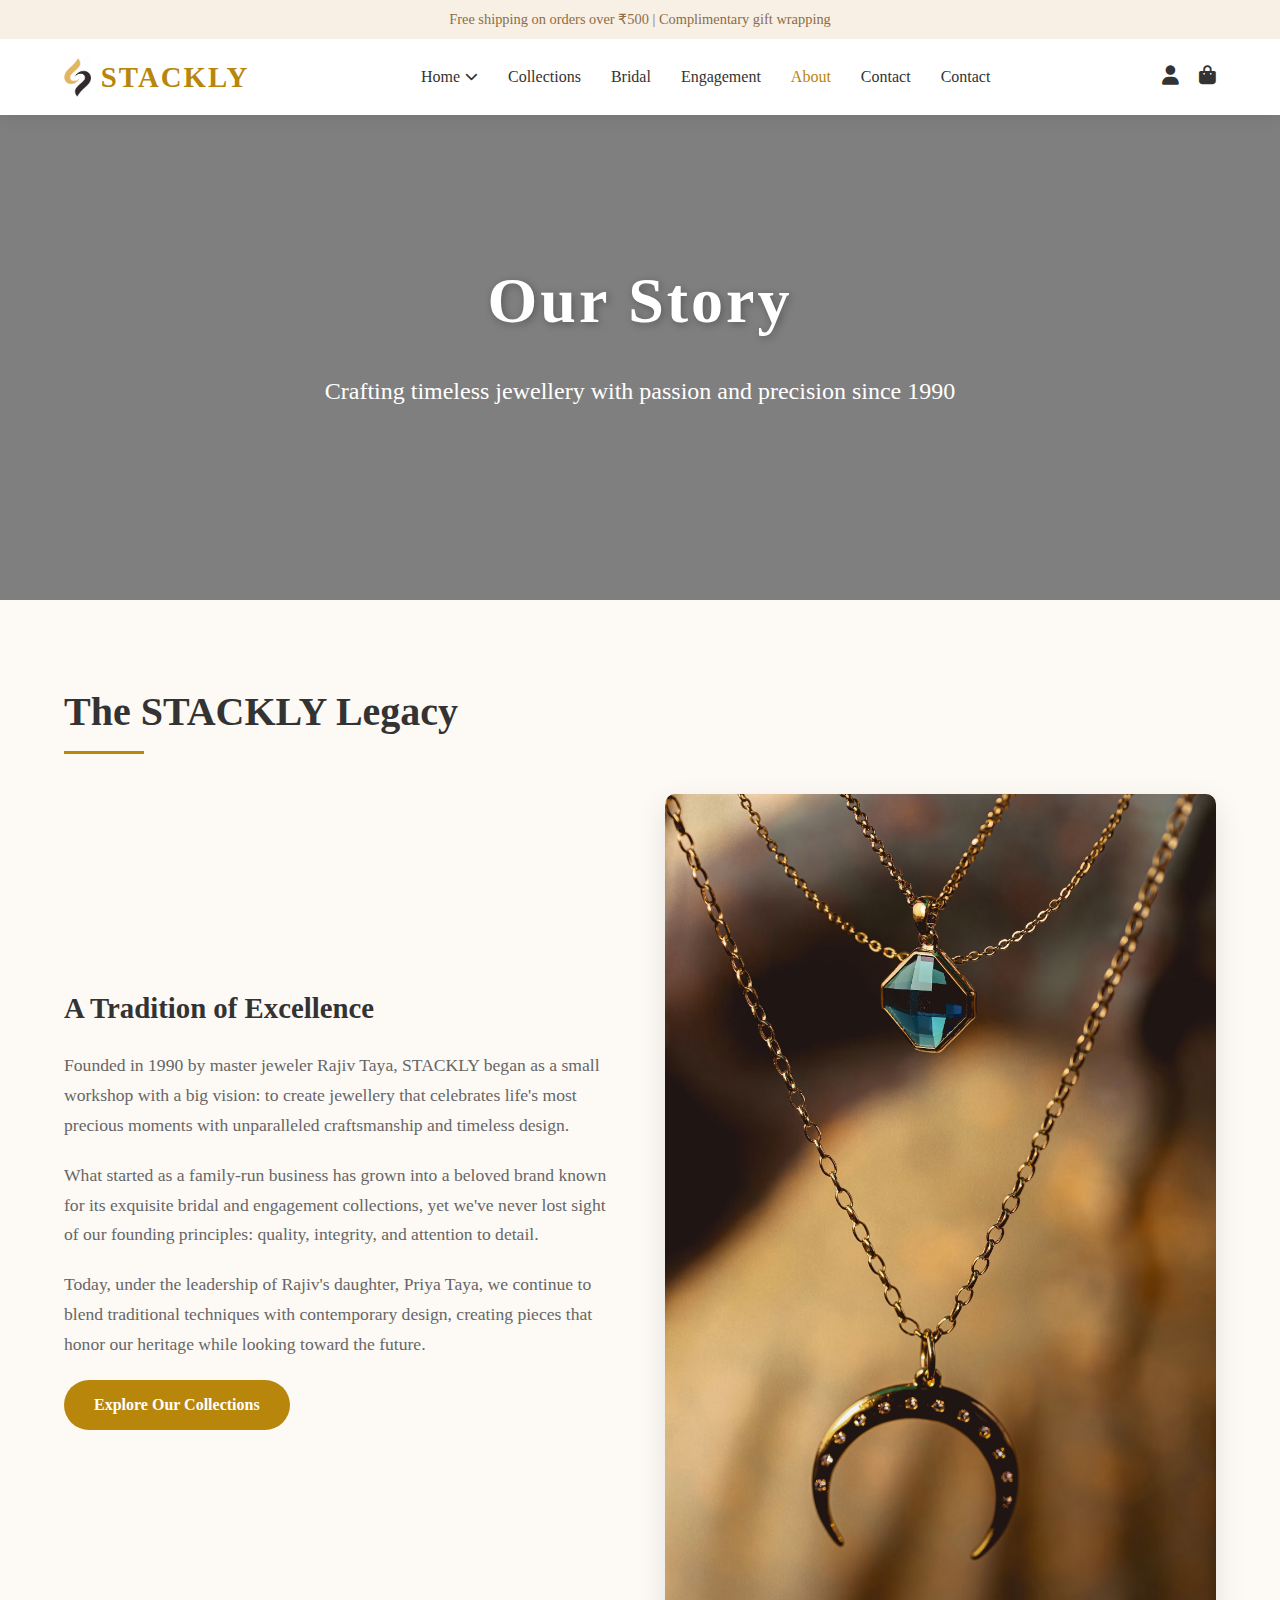
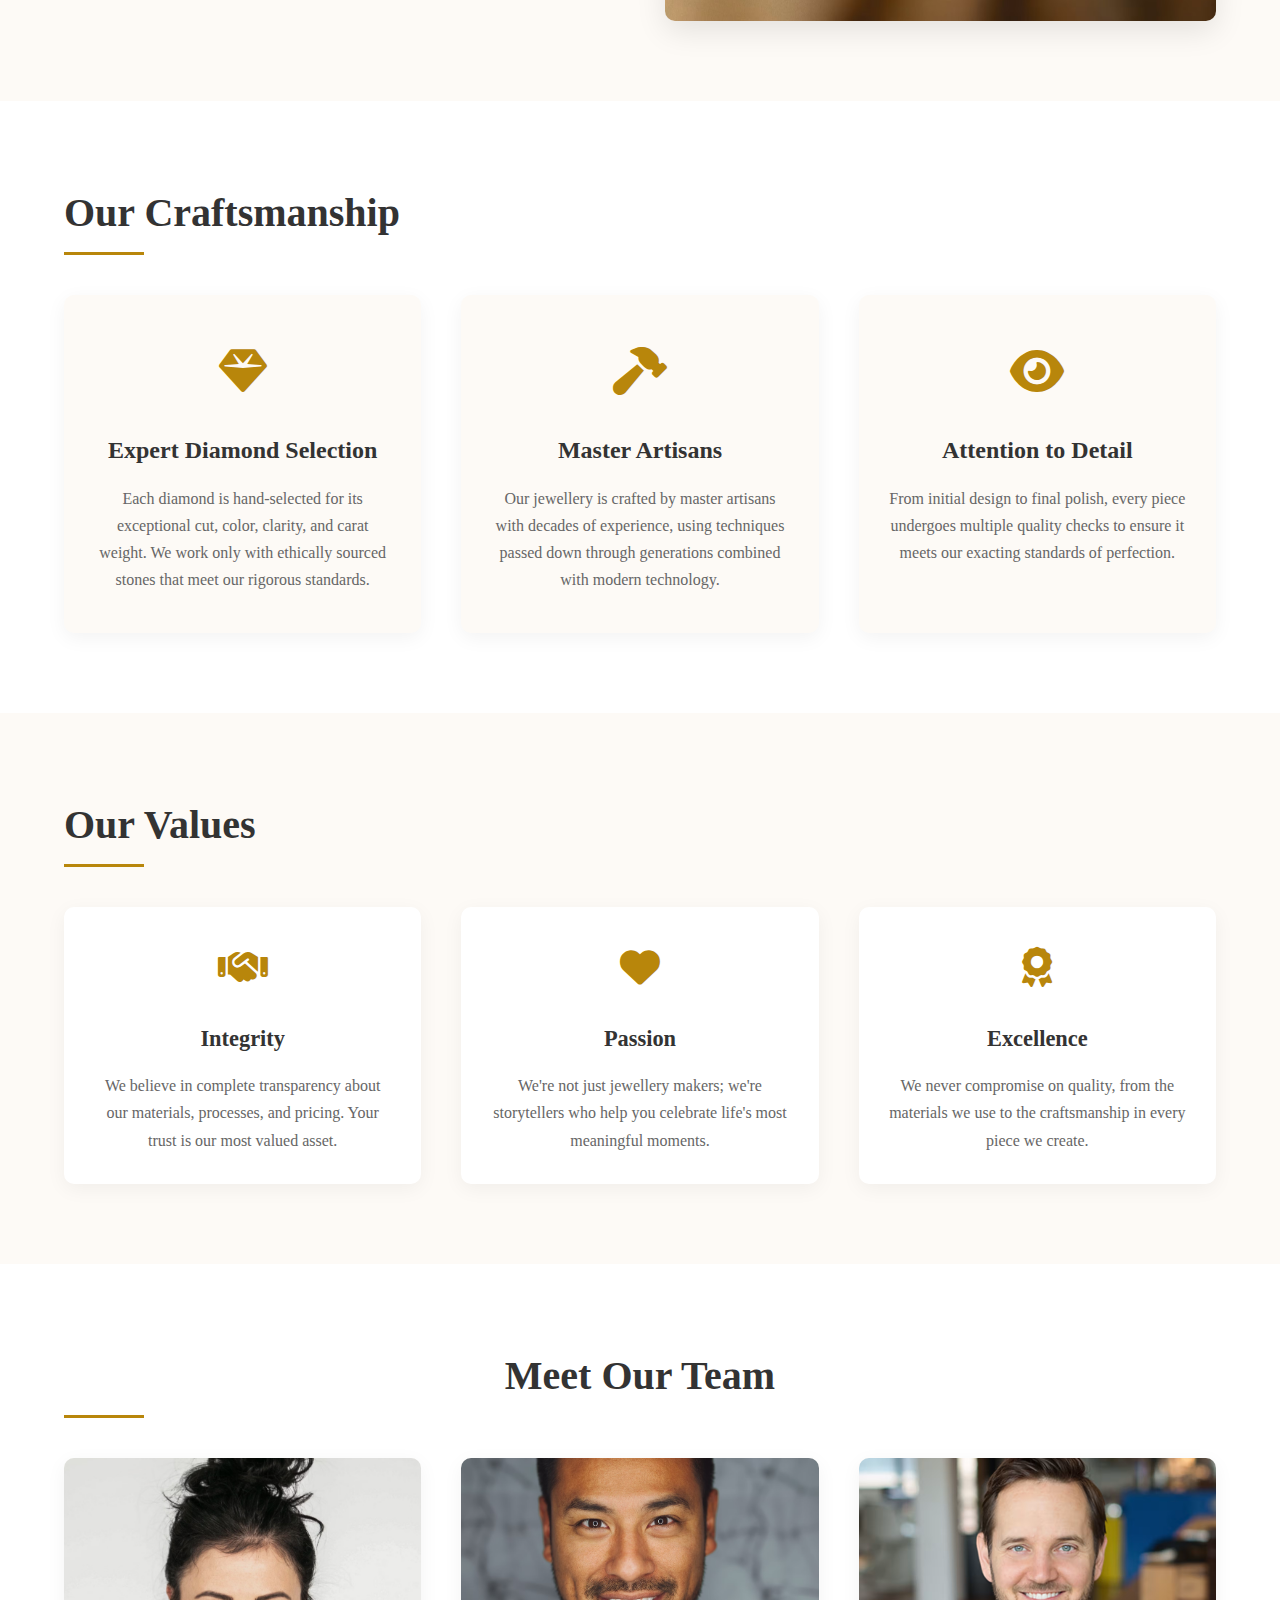
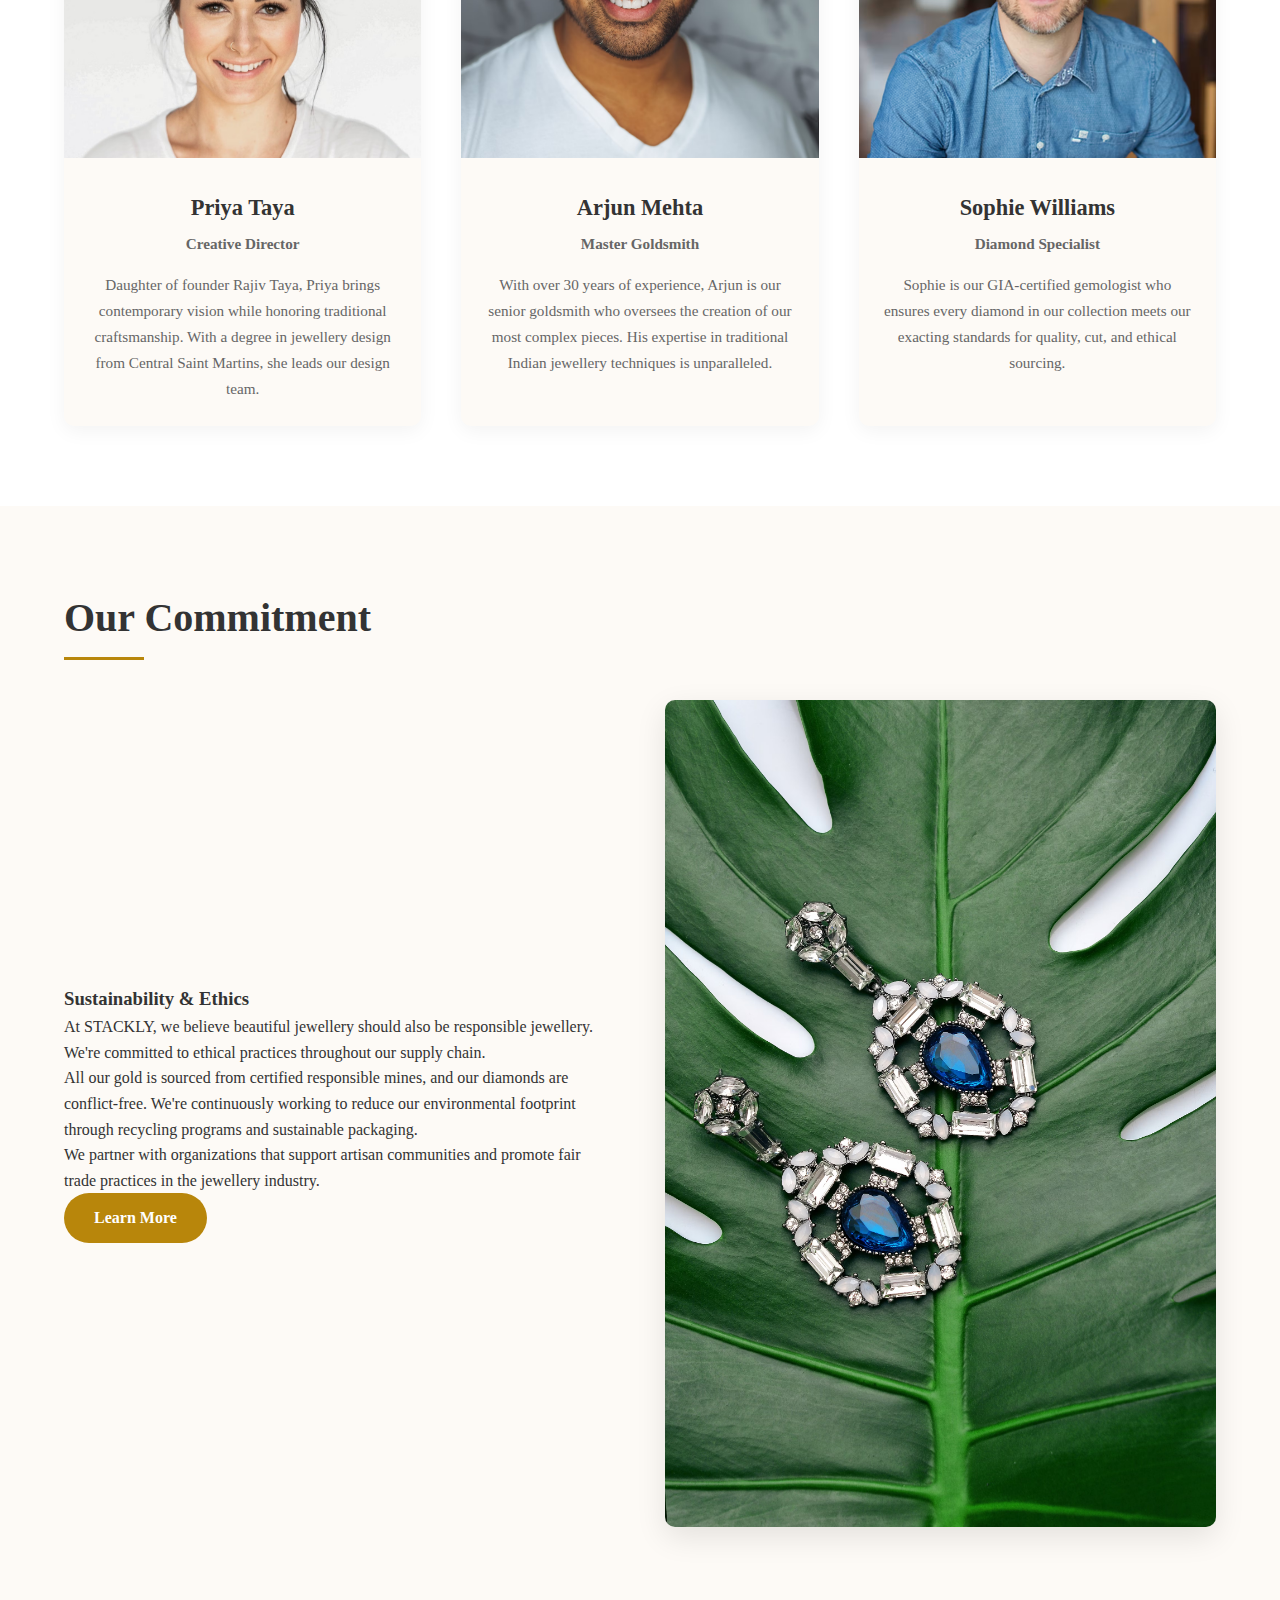
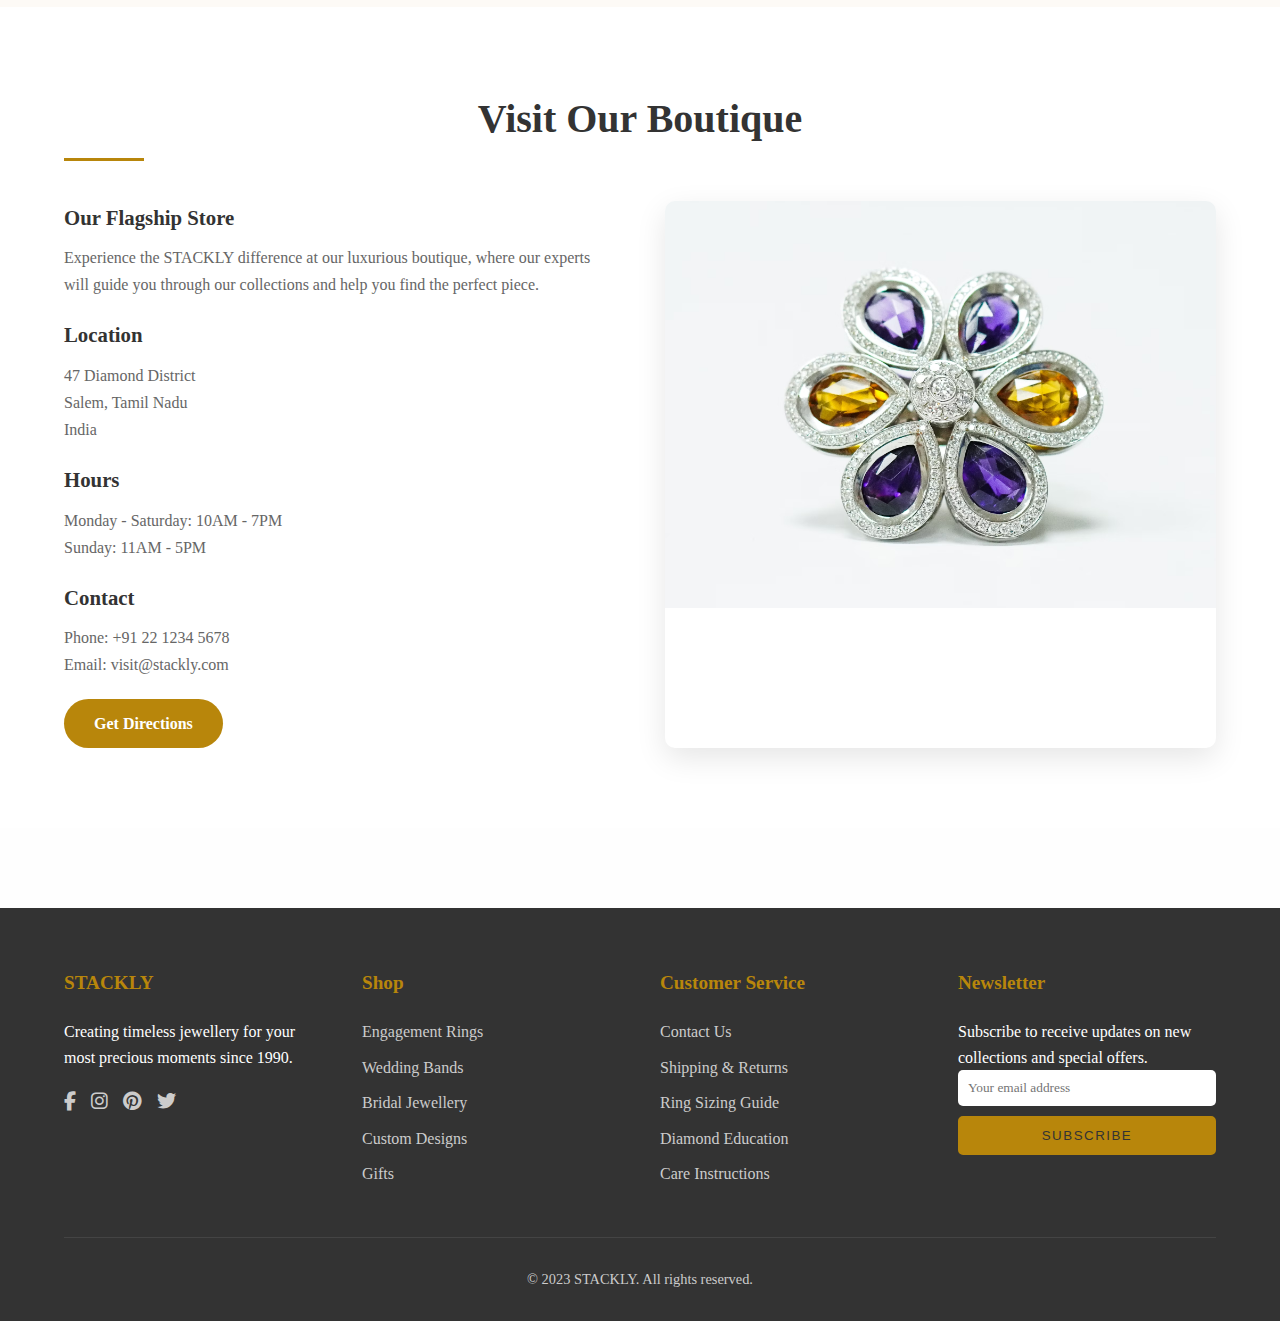
<file: about.html>
<!DOCTYPE html>
<html lang="en">
<head>
    <meta charset="UTF-8">
    <meta name="viewport" content="width=device-width, initial-scale=1.0">
    <title>About Us - STACKLY</title>
    <link rel="stylesheet" href="https://cdnjs.cloudflare.com/ajax/libs/font-awesome/6.4.0/css/all.min.css">
    <style>
        * {
            margin: 0;
            padding: 0;
            box-sizing: border-box;
            font-family: 'Playfair Display', serif;
        }

        body {
            background-color: #fefefe;
            color: #333;
            line-height: 1.6;
            overflow-x: hidden;
        }

        /* Header Styles */
        header {
            width: 100%;
            position: fixed;
            top: 0;
            left: 0;
            z-index: 1000;
            background-color: #fff;
            box-shadow: 0 3px 15px rgba(0, 0, 0, 0.08);
        }

        /* Top bar */
        .top-bar {
            background-color: #f8f0e5;
            padding: 8px 0;
            text-align: center;
            font-size: 0.9rem;
            color: #8c6d46;
        }

        /* Logo styles */
.logo {
    display: flex;
    align-items: center;
    text-decoration: none;
    color: #333;
    font-weight: bold;
    font-size: 1.5rem;
}

.logo-img {
    height: 40px;
    width: auto;
    margin-right: 10px;
}

.logo-text {
    font-family: 'Playfair Display', serif;
}

/* Mobile logo adjustments */
@media (max-width: 768px) {
    .logo-img {
        height: 35px;
    }
    
    .logo-text {
        font-size: 1.3rem;
    }
}

        /* Navbar */
        .navbar {
            display: flex;
            justify-content: space-between;
            align-items: center;
            padding: 15px 5%;
            background-color: #fff;
            position: relative;
        }

        .logo {
            font-size: 1.8rem;
            font-weight: bold;
            color: #b8860b;
            text-decoration: none;
            letter-spacing: 2px;
            z-index: 1002;
        }

        /* Nav links */
        .nav-links {
            display: flex;
            list-style: none;
            transition: 0.3s ease;
        }

        .nav-links li {
            margin: 0 15px;
            position: relative;
        }

        .nav-links a {
            text-decoration: none;
            color: #333;
            font-weight: 500;
            font-size: 1rem;
            position: relative;
            transition: color 0.3s ease;
            display: flex;
            align-items: center;
        }

        .nav-links a:hover,
        .nav-links a.active {
            color: #b8860b;
        }

        .nav-links a::after {
            content: "";
            position: absolute;
            left: 0;
            bottom: -5px;
            width: 0%;
            height: 2px;
            background-color: #b8860b;
            transition: width 0.3s ease;
        }

        .nav-links a:hover::after {
            width: 100%;
        }

        /* Dropdown Styles */
        .dropdown {
            position: relative;
        }

        .dropdown-content {
            position: absolute;
            top: 100%;
            left: 0;
            background-color: white;
            min-width: 220px;
            box-shadow: 0 10px 30px rgba(0, 0, 0, 0.1);
            border-radius: 5px;
            opacity: 0;
            visibility: hidden;
            transform: translateY(10px);
            transition: all 0.3s;
            z-index: 1000;
            padding: 10px 0;
        }

        .dropdown:hover .dropdown-content {
            opacity: 1;
            visibility: visible;
            transform: translateY(0);
        }

        .dropdown-content a {
            display: block;
            padding: 12px 20px;
            color: #333;
            text-decoration: none;
            transition: all 0.3s;
            font-size: 0.85rem;
            border-bottom: 1px solid rgba(0, 0, 0, 0.05);
        }

        .dropdown-content a:last-child {
            border-bottom: none;
        }

        .dropdown-content a:hover {
            background-color: rgba(184, 134, 11, 0.1);
            color: #b8860b;
            padding-left: 25px;
        }

        .dropdown-content a:hover::after {
            width: 0;
        }

        .dropdown i {
            margin-left: 5px;
            font-size: 0.8rem;
            transition: all 0.3s;
        }

        .dropdown:hover i {
            transform: rotate(180deg);
        }

        /* Icons */
        .nav-icons {
            display: flex;
            gap: 20px;
            z-index: 1002;
        }

        .nav-icons a {
            text-decoration: none;
            color: #333;
        }

        .nav-icons i {
            font-size: 1.2rem;
            cursor: pointer;
            transition: color 0.3s;
        }

        .nav-icons i:hover {
            color: #b8860b;
        }

        /* Hamburger Menu */
        .menu-toggle {
            display: none;
            font-size: 1.8rem;
            color: #333;
            cursor: pointer;
            z-index: 1002;
        }

        /* Page Header */
        .page-header {
            background: linear-gradient(rgba(0, 0, 0, 0.5), rgba(0, 0, 0, 0.5)), url('https://images.unsplash.com/photo-1599643478518-a784e5dc4c8f?ixlib=rb-4.0.3&ixid=M3wxMjA3fDB8MHxwaG90by1wYWdlfHx8fGVufDB8fHx8fA%3D%3D&auto=format&fit=crop&w=1974&q=80');
            background-size: cover;
            background-position: center;
            height: 60vh;
            display: flex;
            align-items: center;
            justify-content: center;
            text-align: center;
            color: white;
            padding: 0 20px;
            margin-top: 60px;
        }

        .page-header h1 {
            font-size: 4rem;
            margin-bottom: 20px;
            letter-spacing: 3px;
            text-shadow: 2px 2px 8px rgba(0, 0, 0, 0.3);
        }

        .page-header p {
            font-size: 1.5rem;
            max-width: 700px;
        }

        /* Our Story Section */
        .our-story {
            padding: 80px 5%;
            background: #fdfaf6;
        }

        .story-container {
            display: flex;
            justify-content: space-between;
            align-items: center;
            gap: 50px;
            margin-top: 50px;
        }

        .story-content {
            flex: 1;
        }

        .story-image {
            flex: 1;
            border-radius: 10px;
            overflow: hidden;
            box-shadow: 0 10px 30px rgba(0, 0, 0, 0.1);
        }

        .story-image img {
            width: 100%;
            height: auto;
            display: block;
        }

        .section-title {
            font-size: 2.5rem;
            margin-bottom: 20px;
            color: #333;
            position: relative;
        }

        .section-title::after {
            content: '';
            position: absolute;
            bottom: -10px;
            left: 0;
            width: 80px;
            height: 3px;
            background-color: #b8860b;
        }

        .story-content h3 {
            font-size: 1.8rem;
            margin-bottom: 20px;
            color: #333;
        }

        .story-content p {
            color: #666;
            margin-bottom: 20px;
            line-height: 1.7;
            font-size: 1.1rem;
        }

        .cta-button {
            display: inline-block;
            background-color: #b8860b;
            color: white;
            padding: 12px 30px;
            border: none;
            border-radius: 30px;
            font-size: 1rem;
            font-weight: bold;
            cursor: pointer;
            transition: all 0.3s;
            text-decoration: none;
        }

        .cta-button:hover {
            background-color: #a0780a;
            transform: translateY(-2px);
            box-shadow: 0 5px 15px rgba(184, 134, 11, 0.3);
        }

        /* Craftsmanship Section */
        .craftsmanship {
            padding: 80px 5%;
            background-color: white;
        }

        .craftsmanship-grid {
            display: grid;
            grid-template-columns: repeat(auto-fit, minmax(300px, 1fr));
            gap: 40px;
            margin-top: 50px;
        }

        .craft-card {
            background-color: #fdfaf6;
            padding: 40px 30px;
            border-radius: 10px;
            text-align: center;
            box-shadow: 0 5px 20px rgba(0, 0, 0, 0.05);
            transition: transform 0.3s;
        }

        .craft-card:hover {
            transform: translateY(-10px);
        }

        .craft-icon {
            font-size: 3rem;
            color: #b8860b;
            margin-bottom: 20px;
        }

        .craft-card h3 {
            font-size: 1.5rem;
            margin-bottom: 15px;
            color: #333;
        }

        .craft-card p {
            color: #666;
            line-height: 1.7;
        }

        /* Our Values */
        .our-values {
            padding: 80px 5%;
            background-color: #fdfaf6;
        }

        .values-container {
            display: flex;
            justify-content: space-between;
            gap: 40px;
            margin-top: 50px;
            flex-wrap: wrap;
        }

        .value-card {
            flex: 1;
            min-width: 250px;
            background-color: white;
            padding: 30px;
            border-radius: 10px;
            box-shadow: 0 5px 20px rgba(0, 0, 0, 0.05);
            text-align: center;
        }

        .value-icon {
            font-size: 2.5rem;
            color: #b8860b;
            margin-bottom: 20px;
        }

        .value-card h3 {
            font-size: 1.4rem;
            margin-bottom: 15px;
            color: #333;
        }

        .value-card p {
            color: #666;
            line-height: 1.7;
        }

        /* Team Section */
        .our-team {
            padding: 80px 5%;
            background-color: white;
            text-align: center;
        }

        .team-grid {
            display: grid;
            grid-template-columns: repeat(auto-fit, minmax(250px, 1fr));
            gap: 40px;
            margin-top: 50px;
        }

        .team-member {
            background-color: #fdfaf6;
            border-radius: 10px;
            overflow: hidden;
            box-shadow: 0 5px 20px rgba(0, 0, 0, 0.05);
            transition: transform 0.3s;
        }

        .team-member:hover {
            transform: translateY(-10px);
        }

        .member-image {
            width: 100%;
            height: 300px;
            object-fit: cover;
        }

        .member-info {
            padding: 25px;
        }

        .member-info h3 {
            font-size: 1.4rem;
            margin-bottom: 5px;
            color: #333;
        }

        .member-role {
            color: #b8860b;
            font-weight: bold;
            margin-bottom: 15px;
        }

        .member-info p {
            color: #666;
            line-height: 1.7;
            font-size: 0.95rem;
        }

        /* Sustainability */
        .sustainability {
            padding: 80px 5%;
            background-color: #fdfaf6;
        }

        .sustainability-content {
            display: flex;
            justify-content: space-between;
            align-items: center;
            gap: 50px;
            margin-top: 50px;
        }

        .sustainability-text {
            flex: 1;
        }

        .sustainability-image {
            flex: 1;
            border-radius: 10px;
            overflow: hidden;
            box-shadow: 0 10px 30px rgba(0, 0, 0, 0.1);
        }

        .sustainability-image img {
            width: 100%;
            height: auto;
            display: block;
        }

        /* Visit Us */
        .visit-us {
            padding: 80px 5%;
            background-color: white;
            text-align: center;
        }

        .visit-container {
            display: flex;
            justify-content: space-between;
            gap: 50px;
            margin-top: 50px;
            text-align: left;
        }

        .store-info {
            flex: 1;
        }

        .store-image {
            flex: 1;
            border-radius: 10px;
            overflow: hidden;
            box-shadow: 0 10px 30px rgba(0, 0, 0, 0.1);
        }

        .store-image img {
            width: 100%;
            height: auto;
            display: block;
        }

        .info-item {
            margin-bottom: 20px;
        }

        .info-item h3 {
            font-size: 1.3rem;
            margin-bottom: 10px;
            color: #333;
        }

        .info-item p {
            color: #666;
            line-height: 1.7;
        }

        /* Footer */
        footer {
            background-color: #333;
            color: white;
            padding: 60px 5% 30px;
            margin-top: 80px;
        }

        .footer-content {
            display: grid;
            grid-template-columns: repeat(auto-fit, minmax(200px, 1fr));
            gap: 40px;
            margin-bottom: 40px;
        }

        .footer-column h3 {
            font-size: 1.2rem;
            margin-bottom: 20px;
            color: #b8860b;
        }

        .footer-column ul {
            list-style: none;
        }

        .footer-column ul li {
            margin-bottom: 10px;
        }

        .footer-column ul li a {
            color: #ccc;
            text-decoration: none;
            transition: color 0.3s;
        }

        .footer-column ul li a:hover {
            color: #b8860b;
        }

        .social-icons {
            display: flex;
            gap: 15px;
            margin-top: 20px;
        }

        .social-icons a {
            color: #ccc;
            text-decoration: none;
        }

        .social-icons i {
            font-size: 1.2rem;
            transition: color 0.3s;
            cursor: pointer;
        }

        .social-icons i:hover {
            color: #b8860b;
        }

        .newsletter input {
            width: 100%;
            padding: 10px;
            margin-bottom: 10px;
            border: none;
            border-radius: 5px;
        }

        /* Fixed Subscribe Button */
        .subscribe {    
            display: inline-block;
            padding: 10px 20px;
            background-color: #b8860b;
            color: #333;
            border: 2px solid #b8860b;
            border-radius: 5px;
            font-weight: 500;
            text-decoration: none;
            text-transform: uppercase;
            letter-spacing: 1.5px;
            cursor: pointer;
            transition: all 0.3s ease;
            font-family: 'Raleway', sans-serif;
            width: 100%;
            text-align: center;
        }

        .subscribe:hover {
            background-color: transparent;
            color: #b8860b;
        }

        .copyright {
            text-align: center;
            padding-top: 30px;
            border-top: 1px solid #444;
            color: #ccc;
            font-size: 0.9rem;
        }

        /* Responsive Design */
        @media (max-width: 1200px) {
            .page-header h1 {
                font-size: 3.5rem;
            }
        }

        @media (max-width: 992px) {
            .page-header h1 {
                font-size: 3rem;
            }
            
            .section-title {
                font-size: 2.2rem;
            }
            
            .story-container,
            .sustainability-content,
            .visit-container {
                flex-direction: column;
            }

            .story-image,
            .sustainability-image,
            .store-image {
                order: -1;
            }
        }

        @media (max-width: 768px) {
            /* Mobile Navigation */
            .nav-links {
                display: none;
                position: fixed;
                top: 0;
                left: 0;
                width: 100%;
                height: 100vh;
                background-color: white;
                flex-direction: column;
                padding: 80px 20px 20px;
                box-shadow: 0 5px 15px rgba(0, 0, 0, 0.1);
                z-index: 1001;
                overflow-y: auto;
            }

            .nav-links.active {
                display: flex;
            }

            .nav-links li {
                margin: 15px 0;
                text-align: center;
            }

            .nav-links a {
                font-size: 1.2rem;
                padding: 10px 0;
                display: block;
            }

            .menu-toggle {
                display: block;
            }

            /* Page Header */
            .page-header {
                height: 50vh;
                margin-top: 50px;
            }

            .page-header h1 {
                font-size: 2.5rem;
            }

            .page-header p {
                font-size: 1.2rem;
            }

            /* Sections */
            .our-story, .craftsmanship, .our-values, .our-team, .sustainability, .visit-us {
                padding: 50px 5%;
            }

            .section-title {
                font-size: 2rem;
                margin-bottom: 30px;
            }

            /* Craftsmanship Grid */
            .craftsmanship-grid {
                grid-template-columns: 1fr;
                gap: 30px;
            }

            /* Values Container */
            .values-container {
                flex-direction: column;
                gap: 30px;
            }

            /* Team Grid */
            .team-grid {
                grid-template-columns: 1fr;
                gap: 30px;
            }

            /* Footer */
            footer {
                padding: 40px 5% 20px;
                margin-top: 50px;
            }

            .footer-content {
                gap: 30px;
            }

            /* Mobile Dropdown */
            .dropdown-content {
                position: static;
                opacity: 1;
                visibility: visible;
                transform: none;
                box-shadow: none;
                background: transparent;
                padding: 0;
                margin-left: 20px;
            }

            .dropdown-content a {
                padding: 8px 0;
                border-bottom: none;
            }
        }

        @media (max-width: 576px) {
            .page-header {
                height: 40vh;
                margin-top: 45px;
            }

            .page-header h1 {
                font-size: 2rem;
            }

            .page-header p {
                font-size: 1rem;
            }

            .our-story, .craftsmanship, .our-values, .our-team, .sustainability, .visit-us {
                padding: 30px 4%;
            }

            .section-title {
                font-size: 1.8rem;
            }

            .footer-content {
                grid-template-columns: 1fr;
                gap: 25px;
            }
            
            .navbar {
                padding: 12px 4%;
            }
            
            .logo {
                font-size: 1.5rem;
            }
        }

        @media (max-width: 400px) {
            .page-header h1 {
                font-size: 1.8rem;
            }
            
            .section-title {
                font-size: 1.6rem;
            }
        }
    </style>
</head>
<body>
    <!-- Header -->
    <header>
        <div class="top-bar">
            Free shipping on orders over &#8377;500 | Complimentary gift wrapping
        </div>
        <nav class="navbar">
            <a href="index.html" class="logo">
                <img src="./image/Untitled design.png" alt="STACKLY Logo" class="logo-img">
                <span class="logo-text">STACKLY</span>
            </a>
            <ul class="nav-links">
                <li class="dropdown">
                    <a href="index.html">Home <i class="fas fa-chevron-down"></i></a>
                    <div class="dropdown-content">
                        <a href="./index.html">Home Page 1</a>
                        <a href="./home2.html">Home Page 2</a>
                    </div>
                </li>
                <li><a href="collections.html">Collections</a></li>
                <li><a href="bridal.html">Bridal</a></li>
                <li><a href="engagement.html">Engagement</a></li>
                <li><a href="about.html" class="active">About</a></li>
                <li><a href="contact.html">Contact</a></li>
                <li><a href="./dashboard.html">Contact</a></li>
            </ul>
            <div class="nav-icons">
                <a href="./login.html"><i class="fas fa-user"></i></a>
                <a href="./addtocart.html"><i class="fas fa-shopping-bag"></i></a>
            </div>
            <div class="menu-toggle">
                <i class="fas fa-bars"></i>
            </div>
        </nav>
    </header>

    <!-- Page Header -->
    <section class="page-header">
        <div>
            <h1>Our Story</h1>
            <p>Crafting timeless jewellery with passion and precision since 1990</p>
        </div>
    </section>

    <!-- Our Story Section -->
    <section class="our-story">
        <h2 class="section-title">The STACKLY Legacy</h2>
        <div class="story-container">
            <div class="story-content">
                <h3>A Tradition of Excellence</h3>
                <p>Founded in 1990 by master jeweler Rajiv Taya, STACKLY began as a small workshop with a big vision: to create jewellery that celebrates life's most precious moments with unparalleled craftsmanship and timeless design.</p>
                <p>What started as a family-run business has grown into a beloved brand known for its exquisite bridal and engagement collections, yet we've never lost sight of our founding principles: quality, integrity, and attention to detail.</p>
                <p>Today, under the leadership of Rajiv's daughter, Priya Taya, we continue to blend traditional techniques with contemporary design, creating pieces that honor our heritage while looking toward the future.</p>
                <a href="collections.html" class="cta-button">Explore Our Collections</a>
            </div>
            <div class="story-image">
                <img src="./image/about/Pic1.avif" alt="STACKLY Workshop">
            </div>
        </div>
    </section>

    <!-- Craftsmanship Section -->
    <section class="craftsmanship">
        <h2 class="section-title">Our Craftsmanship</h2>
        <div class="craftsmanship-grid">
            <div class="craft-card">
                <div class="craft-icon">
                    <i class="fas fa-gem"></i>
                </div>
                <h3>Expert Diamond Selection</h3>
                <p>Each diamond is hand-selected for its exceptional cut, color, clarity, and carat weight. We work only with ethically sourced stones that meet our rigorous standards.</p>
            </div>
            <div class="craft-card">
                <div class="craft-icon">
                    <i class="fas fa-hammer"></i>
                </div>
                <h3>Master Artisans</h3>
                <p>Our jewellery is crafted by master artisans with decades of experience, using techniques passed down through generations combined with modern technology.</p>
            </div>
            <div class="craft-card">
                <div class="craft-icon">
                    <i class="fas fa-eye"></i>
                </div>
                <h3>Attention to Detail</h3>
                <p>From initial design to final polish, every piece undergoes multiple quality checks to ensure it meets our exacting standards of perfection.</p>
            </div>
        </div>
    </section>

    <!-- Our Values -->
    <section class="our-values">
        <h2 class="section-title">Our Values</h2>
        <div class="values-container">
            <div class="value-card">
                <div class="value-icon">
                    <i class="fas fa-handshake"></i>
                </div>
                <h3>Integrity</h3>
                <p>We believe in complete transparency about our materials, processes, and pricing. Your trust is our most valued asset.</p>
            </div>
            <div class="value-card">
                <div class="value-icon">
                    <i class="fas fa-heart"></i>
                </div>
                <h3>Passion</h3>
                <p>We're not just jewellery makers; we're storytellers who help you celebrate life's most meaningful moments.</p>
            </div>
            <div class="value-card">
                <div class="value-icon">
                    <i class="fas fa-award"></i>
                </div>
                <h3>Excellence</h3>
                <p>We never compromise on quality, from the materials we use to the craftsmanship in every piece we create.</p>
            </div>
        </div>
    </section>

    <!-- Our Team -->
    <section class="our-team">
        <h2 class="section-title">Meet Our Team</h2>
        <div class="team-grid">
            <div class="team-member">
                <img src="./image/about/image2.avif" alt="Priya Taya" class="member-image">
                <div class="member-info">
                    <h3>Priya Taya</h3>
                    <p class="member-role">Creative Director</p>
                    <p>Daughter of founder Rajiv Taya, Priya brings contemporary vision while honoring traditional craftsmanship. With a degree in jewellery design from Central Saint Martins, she leads our design team.</p>
                </div>
            </div>
            <div class="team-member">
                <img src="./image/about/image1.avif" alt="Arjun Mehta" class="member-image">
                <div class="member-info">
                    <h3>Arjun Mehta</h3>
                    <p class="member-role">Master Goldsmith</p>
                    <p>With over 30 years of experience, Arjun is our senior goldsmith who oversees the creation of our most complex pieces. His expertise in traditional Indian jewellery techniques is unparalleled.</p>
                </div>
            </div>
            <div class="team-member">
                <img src="./image/about/images.avif" alt="Sophie Williams" class="member-image">
                <div class="member-info">
                    <h3>Sophie Williams</h3>
                    <p class="member-role">Diamond Specialist</p>
                    <p>Sophie is our GIA-certified gemologist who ensures every diamond in our collection meets our exacting standards for quality, cut, and ethical sourcing.</p>
                </div>
            </div>
        </div>
    </section>

    <!-- Sustainability -->
    <section class="sustainability">
        <h2 class="section-title">Our Commitment</h2>
        <div class="sustainability-content">
            <div class="sustainability-text">
                <h3>Sustainability & Ethics</h3>
                <p>At STACKLY, we believe beautiful jewellery should also be responsible jewellery. We're committed to ethical practices throughout our supply chain.</p>
                <p>All our gold is sourced from certified responsible mines, and our diamonds are conflict-free. We're continuously working to reduce our environmental footprint through recycling programs and sustainable packaging.</p>
                <p>We partner with organizations that support artisan communities and promote fair trade practices in the jewellery industry.</p>
                <a href="#" class="cta-button">Learn More</a>
            </div>
            <div class="sustainability-image">
                <img src="./image/about/pic2.avif" alt="Sustainable Practices">
            </div>
        </div>
    </section>

    <!-- Visit Us -->
    <section class="visit-us">
        <h2 class="section-title">Visit Our Boutique</h2>
        <div class="visit-container">
            <div class="store-info">
                <div class="info-item">
                    <h3>Our Flagship Store</h3>
                    <p>Experience the STACKLY difference at our luxurious boutique, where our experts will guide you through our collections and help you find the perfect piece.</p>
                </div>
                <div class="info-item">
                    <h3>Location</h3>
                    <p>47 Diamond District<br>Salem, Tamil Nadu<br>India</p>
                </div>
                <div class="info-item">
                    <h3>Hours</h3>
                    <p>Monday - Saturday: 10AM - 7PM<br>Sunday: 11AM - 5PM</p>
                </div>
                <div class="info-item">
                    <h3>Contact</h3>
                    <p>Phone: +91 22 1234 5678<br>Email: visit@stackly.com</p>
                </div>
                <a href="contact.html" class="cta-button">Get Directions</a>
            </div>
            <div class="store-image">
                <img src="./image/about/pic3.avif" alt="STACKLY Boutique">
            </div>
        </div>
    </section>

    <!-- Footer -->
    <footer>
        <div class="footer-content">
            <div class="footer-column">
                <h3>STACKLY</h3>
                <p>Creating timeless jewellery for your most precious moments since 1990.</p>
                <div class="social-icons">
                    <a href="./404.html"><i class="fab fa-facebook-f"></i></a>
                    <a href="./404.html"><i class="fab fa-instagram"></i></a>
                    <a href="./404.html"><i class="fab fa-pinterest"></i></a>
                    <a href="./404.html"><i class="fab fa-twitter"></i></a>
                </div>
            </div>
            <div class="footer-column">
                <h3>Shop</h3>
                <ul>
                    <li><a href="./collections.html">Engagement Rings</a></li>
                    <li><a href="./collections.html">Wedding Bands</a></li>
                    <li><a href="./collections.html">Bridal Jewellery</a></li>
                    <li><a href="./collections.html">Custom Designs</a></li>
                    <li><a href="./collections.html">Gifts</a></li>
                </ul>
            </div>
            <div class="footer-column">
                <h3>Customer Service</h3>
                <ul>
                    <li><a href="./contact.html">Contact Us</a></li>
                    <li><a href="./404.html">Shipping & Returns</a></li>
                    <li><a href="./404.html">Ring Sizing Guide</a></li>
                    <li><a href="./404.html">Diamond Education</a></li>
                    <li><a href="./404.html">Care Instructions</a></li>
                </ul>
            </div>
            <div class="footer-column">
                <h3>Newsletter</h3>
                <p>Subscribe to receive updates on new collections and special offers.</p>
                <div class="newsletter">
                    <input type="email" placeholder="Your email address">
                    <a href="./404.html"><button class="subscribe">Subscribe</button></a>
                </div>
            </div>
        </div>
        <div class="copyright">
            <p>&copy; 2023 STACKLY. All rights reserved.</p>
        </div>
    </footer>

    <script>
        // Mobile menu toggle
        document.querySelector('.menu-toggle').addEventListener('click', function() {
            document.querySelector('.nav-links').classList.toggle('active');
            // Toggle between hamburger and close icon
            const icon = this.querySelector('i');
            if (icon.classList.contains('fa-bars')) {
                icon.classList.remove('fa-bars');
                icon.classList.add('fa-times');
            } else {
                icon.classList.remove('fa-times');
                icon.classList.add('fa-bars');
            }
        });

        // Close mobile menu when clicking on a link
        document.querySelectorAll('.nav-links a').forEach(link => {
            link.addEventListener('click', function() {
                document.querySelector('.nav-links').classList.remove('active');
                // Reset menu icon to hamburger
                const menuToggle = document.querySelector('.menu-toggle i');
                menuToggle.classList.remove('fa-times');
                menuToggle.classList.add('fa-bars');
            });
        });
    </script>
</body>

</html>
</file>
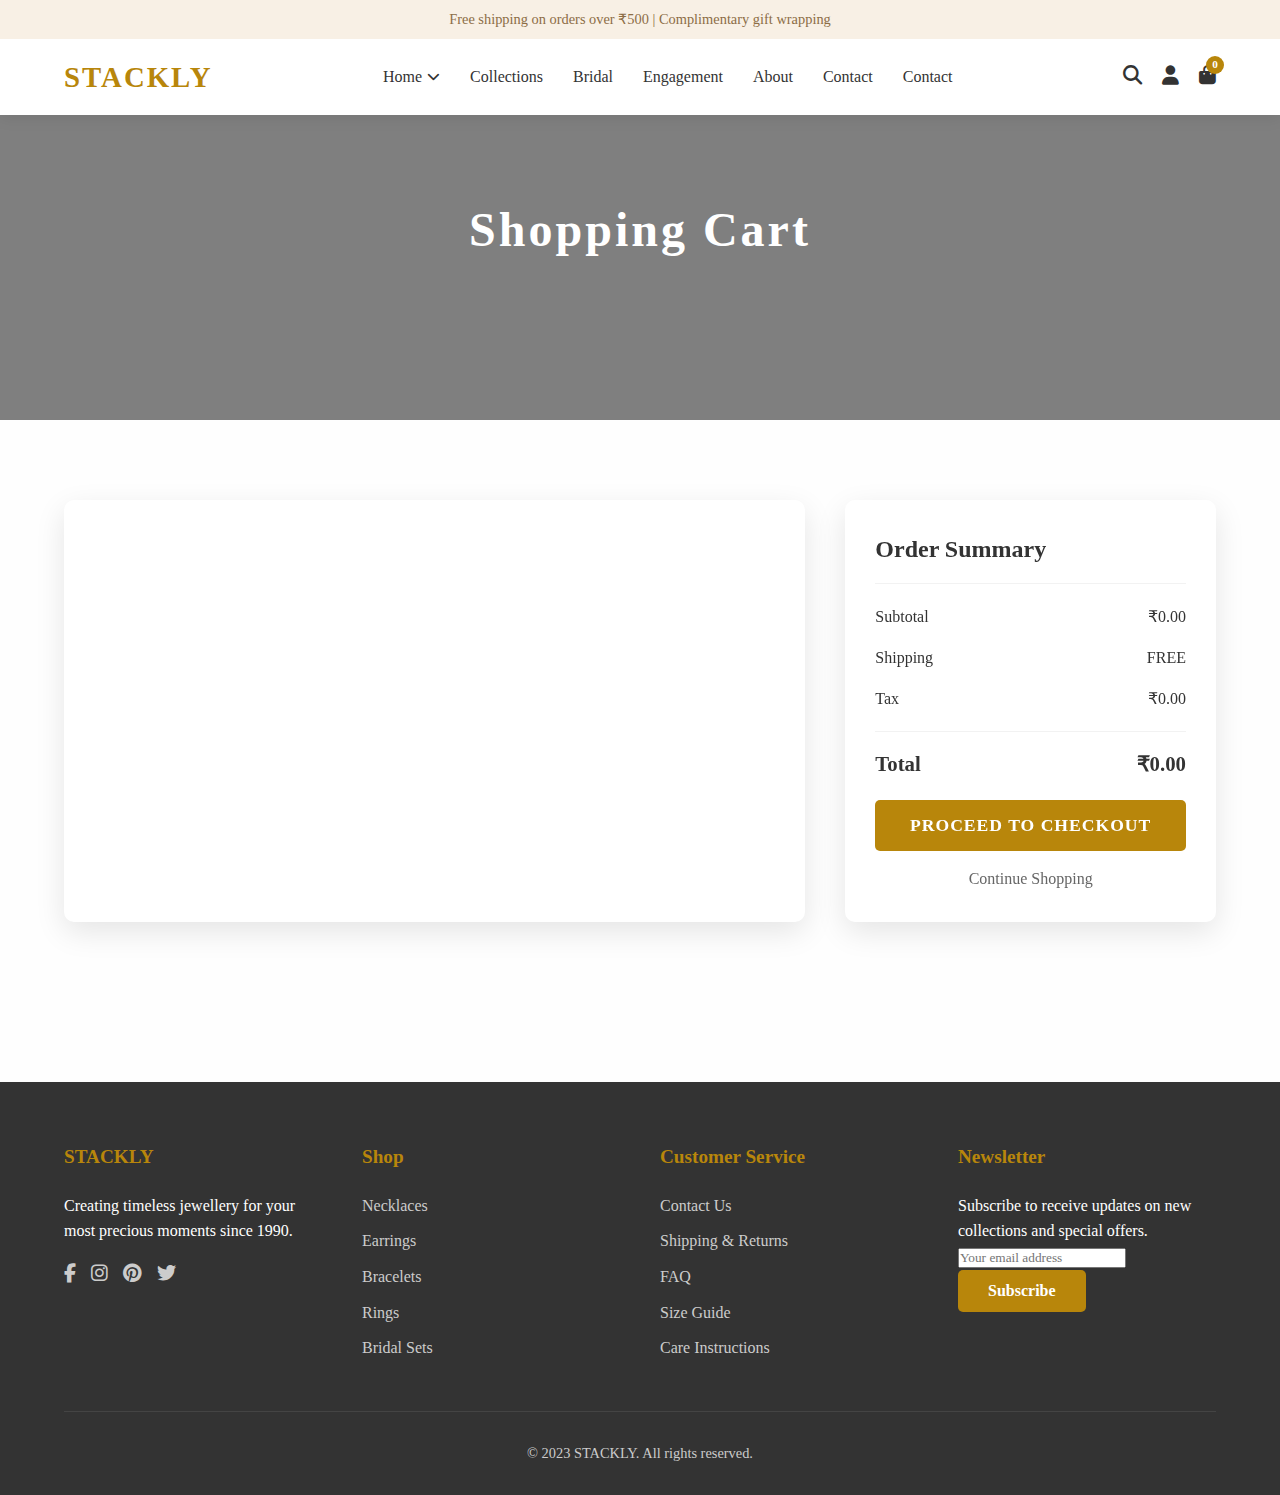
<file: addtocart.html>
<!DOCTYPE html>
<html lang="en">
<head>
    <meta charset="UTF-8">
    <meta name="viewport" content="width=device-width, initial-scale=1.0">
    <title>Shopping Cart - STACKLY</title>
    <link rel="stylesheet" href="https://cdnjs.cloudflare.com/ajax/libs/font-awesome/6.4.0/css/all.min.css">
    <style>
        * {
            margin: 0;
            padding: 0;
            box-sizing: border-box;
            font-family: 'Playfair Display', serif;
        }

        body {
            background-color: #fefefe;
            color: #333;
            line-height: 1.6;
        }

        /* Header Styles */
        header {
            width: 100%;
            position: fixed;
            top: 0;
            left: 0;
            z-index: 1000;
            background-color: #fff;
            box-shadow: 0 3px 15px rgba(0, 0, 0, 0.08);
        }

        /* Top bar */
        .top-bar {
            background-color: #f8f0e5;
            padding: 8px 0;
            text-align: center;
            font-size: 0.9rem;
            color: #8c6d46;
        }

        /* Navbar */
        .navbar {
            display: flex;
            justify-content: space-between;
            align-items: center;
            padding: 15px 5%;
            background-color: #fff;
            position: relative;
        }

        .logo {
            font-size: 1.8rem;
            font-weight: bold;
            color: #b8860b;
            text-decoration: none;
            letter-spacing: 2px;
        }

        /* Nav links */
        .nav-links {
            display: flex;
            list-style: none;
            transition: 0.3s ease;
        }

        .nav-links li {
            margin: 0 15px;
            position: relative;
        }

        .nav-links a {
            text-decoration: none;
            color: #333;
            font-weight: 500;
            font-size: 1rem;
            position: relative;
            transition: color 0.3s ease;
            display: flex;
            align-items: center;
        }

        .nav-links a:hover,
        .nav-links a.active {
            color: #b8860b;
        }

        .nav-links a::after {
            content: "";
            position: absolute;
            left: 0;
            bottom: -5px;
            width: 0%;
            height: 2px;
            background-color: #b8860b;
            transition: width 0.3s ease;
        }

        .nav-links a:hover::after {
            width: 100%;
        }

        /* Dropdown Styles */
        .dropdown {
            position: relative;
        }

        .dropdown-content {
            position: absolute;
            top: 100%;
            left: 0;
            background-color: white;
            min-width: 220px;
            box-shadow: 0 10px 30px rgba(0, 0, 0, 0.1);
            border-radius: 5px;
            opacity: 0;
            visibility: hidden;
            transform: translateY(10px);
            transition: all 0.3s ease;
            z-index: 1001;
            padding: 10px 0;
        }

        .dropdown:hover .dropdown-content {
            opacity: 1;
            visibility: visible;
            transform: translateY(0);
        }

        .dropdown-content a {
            display: block;
            padding: 12px 20px;
            color: #333;
            text-decoration: none;
            transition: all 0.3s;
            font-size: 0.9rem;
            border-bottom: 1px solid rgba(0, 0, 0, 0.05);
        }

        .dropdown-content a:last-child {
            border-bottom: none;
        }

        .dropdown-content a:hover {
            background-color: rgba(184, 134, 11, 0.1);
            color: #b8860b;
            padding-left: 25px;
        }

        .dropdown i {
            margin-left: 5px;
            font-size: 0.8rem;
            transition: transform 0.3s;
        }

        .dropdown:hover i {
            transform: rotate(180deg);
        }

        /* Icons */
        .nav-icons {
            display: flex;
            gap: 20px;
        }

        .nav-icons a {
            position: relative;
            text-decoration: none;
            color: #333;
        }

        .nav-icons i {
            font-size: 1.2rem;
            cursor: pointer;
            transition: color 0.3s;
        }

        .nav-icons i:hover {
            color: #b8860b;
        }

        .cart-count {
            position: absolute;
            top: -8px;
            right: -8px;
            background-color: #b8860b;
            color: white;
            border-radius: 50%;
            width: 18px;
            height: 18px;
            font-size: 0.7rem;
            display: flex;
            align-items: center;
            justify-content: center;
            font-weight: bold;
        }

        /* Hamburger Menu */
        .menu-toggle {
            display: none;
            font-size: 1.8rem;
            color: #333;
            cursor: pointer;
        }

        /* Page Header */
        .page-header {
            background: linear-gradient(rgba(0, 0, 0, 0.5), rgba(0, 0, 0, 0.5)), url('https://images.unsplash.com/photo-1605100804763-247f67b3557e?ixlib=rb-4.0.3&ixid=M3wxMjA3fDB8MHxwaG90by1wYWdlfHx8fGVufDB8fHx8fA%3D%3D&auto=format&fit=crop&w=2070&q=80');
            background-size: cover;
            background-position: center;
            height: 40vh;
            display: flex;
            align-items: center;
            justify-content: center;
            text-align: center;
            color: white;
            padding: 0 20px;
            margin-top: 60px;
        }

        .page-header h1 {
            font-size: 3rem;
            margin-bottom: 20px;
            letter-spacing: 3px;
        }

        /* Cart Section */
        .cart-section {
            padding: 80px 5%;
        }

        .cart-container {
            display: grid;
            grid-template-columns: 2fr 1fr;
            gap: 40px;
            max-width: 1200px;
            margin: 0 auto;
        }

        /* Cart Items */
        .cart-items {
            background: white;
            border-radius: 10px;
            box-shadow: 0 10px 30px rgba(0, 0, 0, 0.1);
            overflow: hidden;
        }

        .cart-header {
            display: grid;
            grid-template-columns: 2fr 1fr 1fr 1fr;
            padding: 20px 30px;
            background-color: #f8f0e5;
            border-bottom: 1px solid rgba(0, 0, 0, 0.05);
            font-weight: 600;
        }

        .cart-item {
            display: grid;
            grid-template-columns: 2fr 1fr 1fr 1fr;
            padding: 30px;
            border-bottom: 1px solid rgba(0, 0, 0, 0.05);
            align-items: center;
        }

        .cart-item:last-child {
            border-bottom: none;
        }

        .item-info {
            display: flex;
            align-items: center;
            gap: 20px;
        }

        .item-image {
            width: 80px;
            height: 80px;
            background-color: #f8f0e5;
            border-radius: 5px;
            overflow: hidden;
        }

        .item-image img {
            width: 100%;
            height: 100%;
            object-fit: cover;
        }

        .item-details h3 {
            font-size: 1.2rem;
            margin-bottom: 5px;
        }

        .item-details p {
            color: #666;
            font-size: 0.9rem;
        }

        .item-price {
            font-size: 1.1rem;
            color: #333;
            font-weight: 500;
        }

        .quantity-controls {
            display: flex;
            align-items: center;
            gap: 10px;
        }

        .quantity-btn {
            width: 30px;
            height: 30px;
            background: transparent;
            border: 1px solid #b8860b;
            color: #b8860b;
            border-radius: 50%;
            display: flex;
            align-items: center;
            justify-content: center;
            cursor: pointer;
            transition: all 0.3s;
        }

        .quantity-btn:hover {
            background-color: #b8860b;
            color: white;
        }

        .quantity {
            width: 40px;
            text-align: center;
            font-weight: 500;
        }

        .item-total {
            font-size: 1.1rem;
            color: #333;
            font-weight: 500;
        }

        .remove-item {
            color: #999;
            cursor: pointer;
            transition: all 0.3s;
            margin-left: 10px;
        }

        .remove-item:hover {
            color: #ff6b6b;
        }

        /* Cart Summary */
        .cart-summary {
            background: white;
            border-radius: 10px;
            box-shadow: 0 10px 30px rgba(0, 0, 0, 0.1);
            padding: 30px;
            height: fit-content;
            position: sticky;
            top: 100px;
        }

        .summary-title {
            font-size: 1.5rem;
            margin-bottom: 20px;
            padding-bottom: 15px;
            border-bottom: 1px solid rgba(0, 0, 0, 0.05);
        }

        .summary-row {
            display: flex;
            justify-content: space-between;
            margin-bottom: 15px;
        }

        .summary-total {
            font-size: 1.3rem;
            font-weight: 600;
            margin: 20px 0;
            padding-top: 15px;
            border-top: 1px solid rgba(0, 0, 0, 0.05);
        }

        .checkout-btn {
            display: block;
            width: 100%;
            padding: 15px;
            background-color: #b8860b;
            color: white;
            border: none;
            border-radius: 5px;
            font-size: 1.1rem;
            font-weight: 600;
            cursor: pointer;
            transition: all 0.3s;
            text-transform: uppercase;
            letter-spacing: 1px;
            margin-top: 20px;
        }

        .checkout-btn:hover {
            background-color: #a0780a;
        }

        .continue-shopping {
            display: block;
            text-align: center;
            margin-top: 15px;
            color: #666;
            text-decoration: none;
            transition: all 0.3s;
        }

        .continue-shopping:hover {
            color: #b8860b;
        }

        /* Empty Cart */
        .empty-cart {
            text-align: center;
            padding: 60px 30px;
        }

        .empty-cart-icon {
            font-size: 4rem;
            color: #ddd;
            margin-bottom: 20px;
        }

        .empty-cart h3 {
            font-size: 1.8rem;
            margin-bottom: 15px;
        }

        .empty-cart p {
            color: #666;
            margin-bottom: 30px;
        }

        .btn {
            display: inline-block;
            background-color: #b8860b;
            color: white;
            padding: 12px 30px;
            border: none;
            border-radius: 5px;
            font-size: 1rem;
            font-weight: bold;
            cursor: pointer;
            transition: all 0.3s;
            text-decoration: none;
        }

        .btn:hover {
            background-color: #a0780a;
        }

        /* Footer */
        footer {
            background-color: #333;
            color: white;
            padding: 60px 5% 30px;
            margin-top: 80px;
        }

        .footer-content {
            display: grid;
            grid-template-columns: repeat(auto-fit, minmax(200px, 1fr));
            gap: 40px;
            margin-bottom: 40px;
        }

        .footer-column h3 {
            font-size: 1.2rem;
            margin-bottom: 20px;
            color: #b8860b;
        }

        .footer-column ul {
            list-style: none;
        }

        .footer-column ul li {
            margin-bottom: 10px;
        }

        .footer-column ul li a {
            color: #ccc;
            text-decoration: none;
            transition: color 0.3s;
        }

        .footer-column ul li a:hover {
            color: #b8860b;
        }

        .social-icons {
            display: flex;
            gap: 15px;
            margin-top: 20px;
        }

        .social-icons i {
            font-size: 1.2rem;
            color: #ccc;
            transition: color 0.3s;
            cursor: pointer;
        }

        .social-icons i:hover {
            color: #b8860b;
        }

        .copyright {
            text-align: center;
            padding-top: 30px;
            border-top: 1px solid #444;
            color: #ccc;
            font-size: 0.9rem;
        }

        /* Responsive Design */
        @media (max-width: 1100px) {
            .cart-container {
                grid-template-columns: 1fr;
                gap: 30px;
            }
            
            .cart-summary {
                position: static;
            }
        }

        @media (max-width: 768px) {
            /* Mobile Navigation */
            .nav-links {
                display: none;
                position: fixed;
                top: 0;
                left: 0;
                width: 100%;
                height: 100vh;
                background-color: white;
                flex-direction: column;
                padding: 80px 20px 20px;
                box-shadow: 0 5px 15px rgba(0, 0, 0, 0.1);
                z-index: 1001;
                overflow-y: auto;
            }

            .nav-links.active {
                display: flex;
            }

            .nav-links li {
                margin: 15px 0;
                text-align: center;
            }

            .nav-links a {
                font-size: 1.2rem;
                padding: 10px 0;
                display: block;
            }

            .menu-toggle {
                display: block;
            }

            .cart-header {
                display: none;
            }

            .cart-item {
                grid-template-columns: 1fr;
                gap: 15px;
                text-align: center;
            }

            .item-info {
                flex-direction: column;
                text-align: center;
            }

            .quantity-controls {
                justify-content: center;
            }

            /* Mobile Dropdown */
            .dropdown-content {
                position: static;
                opacity: 1;
                visibility: visible;
                transform: none;
                box-shadow: none;
                background: transparent;
                padding: 0;
                margin-left: 20px;
                display: none;
            }

            .dropdown.active .dropdown-content {
                display: block;
            }

            .dropdown-content a {
                padding: 8px 0;
                border-bottom: none;
                font-size: 1rem;
            }
        }
    </style>
</head>
<body>
    <!-- Header -->
    <header>
        <div class="top-bar">
            Free shipping on orders over ₹500 | Complimentary gift wrapping
        </div>
        <nav class="navbar">
            <a href="./index.html" class="logo">STACKLY</a>
            <ul class="nav-links">
                <li class="dropdown">
                    <a href="index.html">Home <i class="fas fa-chevron-down"></i></a>
                    <div class="dropdown-content">
                        <a href="./index.html">Home Page 1</a>
                        <a href="./home2.html">Home Page 2</a>
                    </div>
                </li>
                <li><a href="./collections.html">Collections</a></li>
                <li><a href="./bridal.html">Bridal</a></li>
                <li><a href="./engagement.html">Engagement</a></li>
                <li><a href="./about.html">About</a></li>
                <li><a href="./contact.html">Contact</a></li>
                <li><a href="./dashboard.html">Contact</a></li>
            </ul>
            <div class="nav-icons">
                <a href="./404.html"><i class="fas fa-search"></i></a>
                <a href="./login.html"><i class="fas fa-user"></i></a>
                <a href="./cart.html" style="position: relative;">
                    <i class="fas fa-shopping-bag"></i>
                    <span class="cart-count">0</span>
                </a>
            </div>
            <div class="menu-toggle">
                <i class="fas fa-bars"></i>
            </div>
        </nav>
    </header>

    <!-- Page Header -->
    <section class="page-header">
        <div>
            <h1>Shopping Cart</h1>
        </div>
    </section>

    <!-- Cart Section -->
    <section class="cart-section">
        <div class="cart-container">
            <!-- Cart Items -->
            <div class="cart-items" id="cartItems">
                <!-- Cart items will be dynamically inserted here -->
            </div>

            <!-- Cart Summary -->
            <div class="cart-summary">
                <h3 class="summary-title">Order Summary</h3>
                <div class="summary-row">
                    <span>Subtotal</span>
                    <span id="subtotal">₹0.00</span>
                </div>
                <div class="summary-row">
                    <span>Shipping</span>
                    <span>FREE</span>
                </div>
                <div class="summary-row">
                    <span>Tax</span>
                    <span id="tax">₹0.00</span>
                </div>
                <div class="summary-row summary-total">
                    <span>Total</span>
                    <span id="total">₹0.00</span>
                </div>
                <button class="checkout-btn">Proceed to Checkout</button>
                <a href="./collections.html" class="continue-shopping">Continue Shopping</a>
            </div>
        </div>
    </section>

    <!-- Footer -->
    <footer>
        <div class="footer-content">
            <div class="footer-column">
                <h3>STACKLY</h3>
                <p>Creating timeless jewellery for your most precious moments since 1990.</p>
                <div class="social-icons">
                    <i class="fab fa-facebook-f"></i>
                    <i class="fab fa-instagram"></i>
                    <i class="fab fa-pinterest"></i>
                    <i class="fab fa-twitter"></i>
                </div>
            </div>
            <div class="footer-column">
                <h3>Shop</h3>
                <ul>
                    <li><a href="#">Necklaces</a></li>
                    <li><a href="#">Earrings</a></li>
                    <li><a href="#">Bracelets</a></li>
                    <li><a href="#">Rings</a></li>
                    <li><a href="#">Bridal Sets</a></li>
                </ul>
            </div>
            <div class="footer-column">
                <h3>Customer Service</h3>
                <ul>
                    <li><a href="#">Contact Us</a></li>
                    <li><a href="#">Shipping & Returns</a></li>
                    <li><a href="#">FAQ</a></li>
                    <li><a href="#">Size Guide</a></li>
                    <li><a href="#">Care Instructions</a></li>
                </ul>
            </div>
            <div class="footer-column">
                <h3>Newsletter</h3>
                <p>Subscribe to receive updates on new collections and special offers.</p>
                <div class="newsletter">
                    <input type="email" placeholder="Your email address">
                    <button class="btn">Subscribe</button>
                </div>
            </div>
        </div>
        <div class="copyright">
            <p>&copy; 2023 STACKLY. All rights reserved.</p>
        </div>
    </footer>

    <script>
        // Cart functionality
        let cart = [];
        const cartCount = document.querySelector('.cart-count');
        const cartItems = document.getElementById('cartItems');
        const subtotalElement = document.getElementById('subtotal');
        const taxElement = document.getElementById('tax');
        const totalElement = document.getElementById('total');

        // Initialize cart from localStorage
        function initCart() {
            const savedCart = localStorage.getItem('stacklyCart');
            if (savedCart) {
                cart = JSON.parse(savedCart);
                updateCartDisplay();
                updateCartCount();
            }
        }

        // Update cart display
        function updateCartDisplay() {
            if (cart.length === 0) {
                cartItems.innerHTML = `
                    <div class="empty-cart">
                        <div class="empty-cart-icon">
                            <i class="fas fa-shopping-bag"></i>
                        </div>
                        <h3>Your cart is empty</h3>
                        <p>Discover our beautiful collection and add items to your cart</p>
                        <a href="./collections.html" class="btn">Start Shopping</a>
                    </div>
                `;
                updateTotals(0, 0, 0);
                return;
            }

            let cartHTML = '';
            let subtotal = 0;

            cart.forEach(item => {
                const itemTotal = item.price * item.quantity;
                subtotal += itemTotal;

                cartHTML += `
                    <div class="cart-item" data-id="${item.id}">
                        <div class="item-info">
                            <div class="item-image">
                                <img src="${item.image}" alt="${item.name}">
                            </div>
                            <div class="item-details">
                                <h3>${item.name}</h3>
                                <p>Premium quality jewellery</p>
                            </div>
                        </div>
                        <div class="item-price">₹${item.price.toFixed(2)}</div>
                        <div class="quantity-controls">
                            <button class="quantity-btn minus">-</button>
                            <span class="quantity">${item.quantity}</span>
                            <button class="quantity-btn plus">+</button>
                            <i class="fas fa-trash remove-item"></i>
                        </div>
                        <div class="item-total">₹${itemTotal.toFixed(2)}</div>
                    </div>
                `;
            });

            cartItems.innerHTML = cartHTML;
            updateTotals(subtotal);
            attachCartEventListeners();
        }

        // Update totals
        function updateTotals(subtotal) {
            const tax = subtotal * 0.1; // 10% tax
            const total = subtotal + tax;

            subtotalElement.textContent = `₹${subtotal.toFixed(2)}`;
            taxElement.textContent = `₹${tax.toFixed(2)}`;
            totalElement.textContent = `₹${total.toFixed(2)}`;
        }

        // Update cart count
        function updateCartCount() {
            const totalItems = cart.reduce((total, item) => total + item.quantity, 0);
            cartCount.textContent = totalItems;
        }

        // Save cart to localStorage
        function saveCart() {
            localStorage.setItem('stacklyCart', JSON.stringify(cart));
        }

        // Attach event listeners to cart items
        function attachCartEventListeners() {
            // Quantity controls
            document.querySelectorAll('.quantity-btn').forEach(btn => {
                btn.addEventListener('click', function() {
                    const isPlus = this.classList.contains('plus');
                    const cartItem = this.closest('.cart-item');
                    const itemId = cartItem.dataset.id;
                    const quantityElement = this.parentElement.querySelector('.quantity');
                    let quantity = parseInt(quantityElement.textContent);
                    
                    if (isPlus) {
                        quantity++;
                    } else if (quantity > 1) {
                        quantity--;
                    }
                    
                    quantityElement.textContent = quantity;
                    updateCartItem(itemId, quantity);
                });
            });

            // Remove item
            document.querySelectorAll('.remove-item').forEach(btn => {
                btn.addEventListener('click', function() {
                    const cartItem = this.closest('.cart-item');
                    const itemId = cartItem.dataset.id;
                    removeCartItem(itemId);
                });
            });
        }

        // Update cart item quantity
        function updateCartItem(itemId, quantity) {
            const item = cart.find(item => item.id === itemId);
            if (item) {
                item.quantity = quantity;
                saveCart();
                updateCartDisplay();
                updateCartCount();
            }
        }

        // Remove item from cart
        function removeCartItem(itemId) {
            cart = cart.filter(item => item.id !== itemId);
            saveCart();
            updateCartDisplay();
            updateCartCount();
        }

        // Checkout button
        document.querySelector('.checkout-btn').addEventListener('click', function() {
            if (cart.length === 0) {
                alert('Your cart is empty!');
                return;
            }
            alert('Proceeding to checkout...');
            // In a real application, this would redirect to checkout page
        });

        // Mobile menu toggle
        document.querySelector('.menu-toggle').addEventListener('click', function() {
            document.querySelector('.nav-links').classList.toggle('active');
            // Toggle between hamburger and close icon
            const icon = this.querySelector('i');
            if (icon.classList.contains('fa-bars')) {
                icon.classList.remove('fa-bars');
                icon.classList.add('fa-times');
            } else {
                icon.classList.remove('fa-times');
                icon.classList.add('fa-bars');
            }
        });

        // Mobile dropdown toggle
        document.querySelectorAll('.dropdown > a').forEach(dropdownToggle => {
            dropdownToggle.addEventListener('click', function(e) {
                if (window.innerWidth <= 768) {
                    e.preventDefault();
                    const dropdown = this.parentElement;
                    dropdown.classList.toggle('active');
                }
            });
        });

        // Close mobile menu when clicking on a link (non-dropdown)
        document.querySelectorAll('.nav-links a').forEach(link => {
            link.addEventListener('click', function() {
                // Only close the menu if it's not a dropdown toggle
                if (!this.parentElement.classList.contains('dropdown')) {
                    document.querySelector('.nav-links').classList.remove('active');
                    // Reset menu icon to hamburger
                    const menuToggle = document.querySelector('.menu-toggle i');
                    menuToggle.classList.remove('fa-times');
                    menuToggle.classList.add('fa-bars');
                }
            });
        });

        // Initialize cart when page loads
        document.addEventListener('DOMContentLoaded', initCart);
    </script>
</body>

</html>
</file>
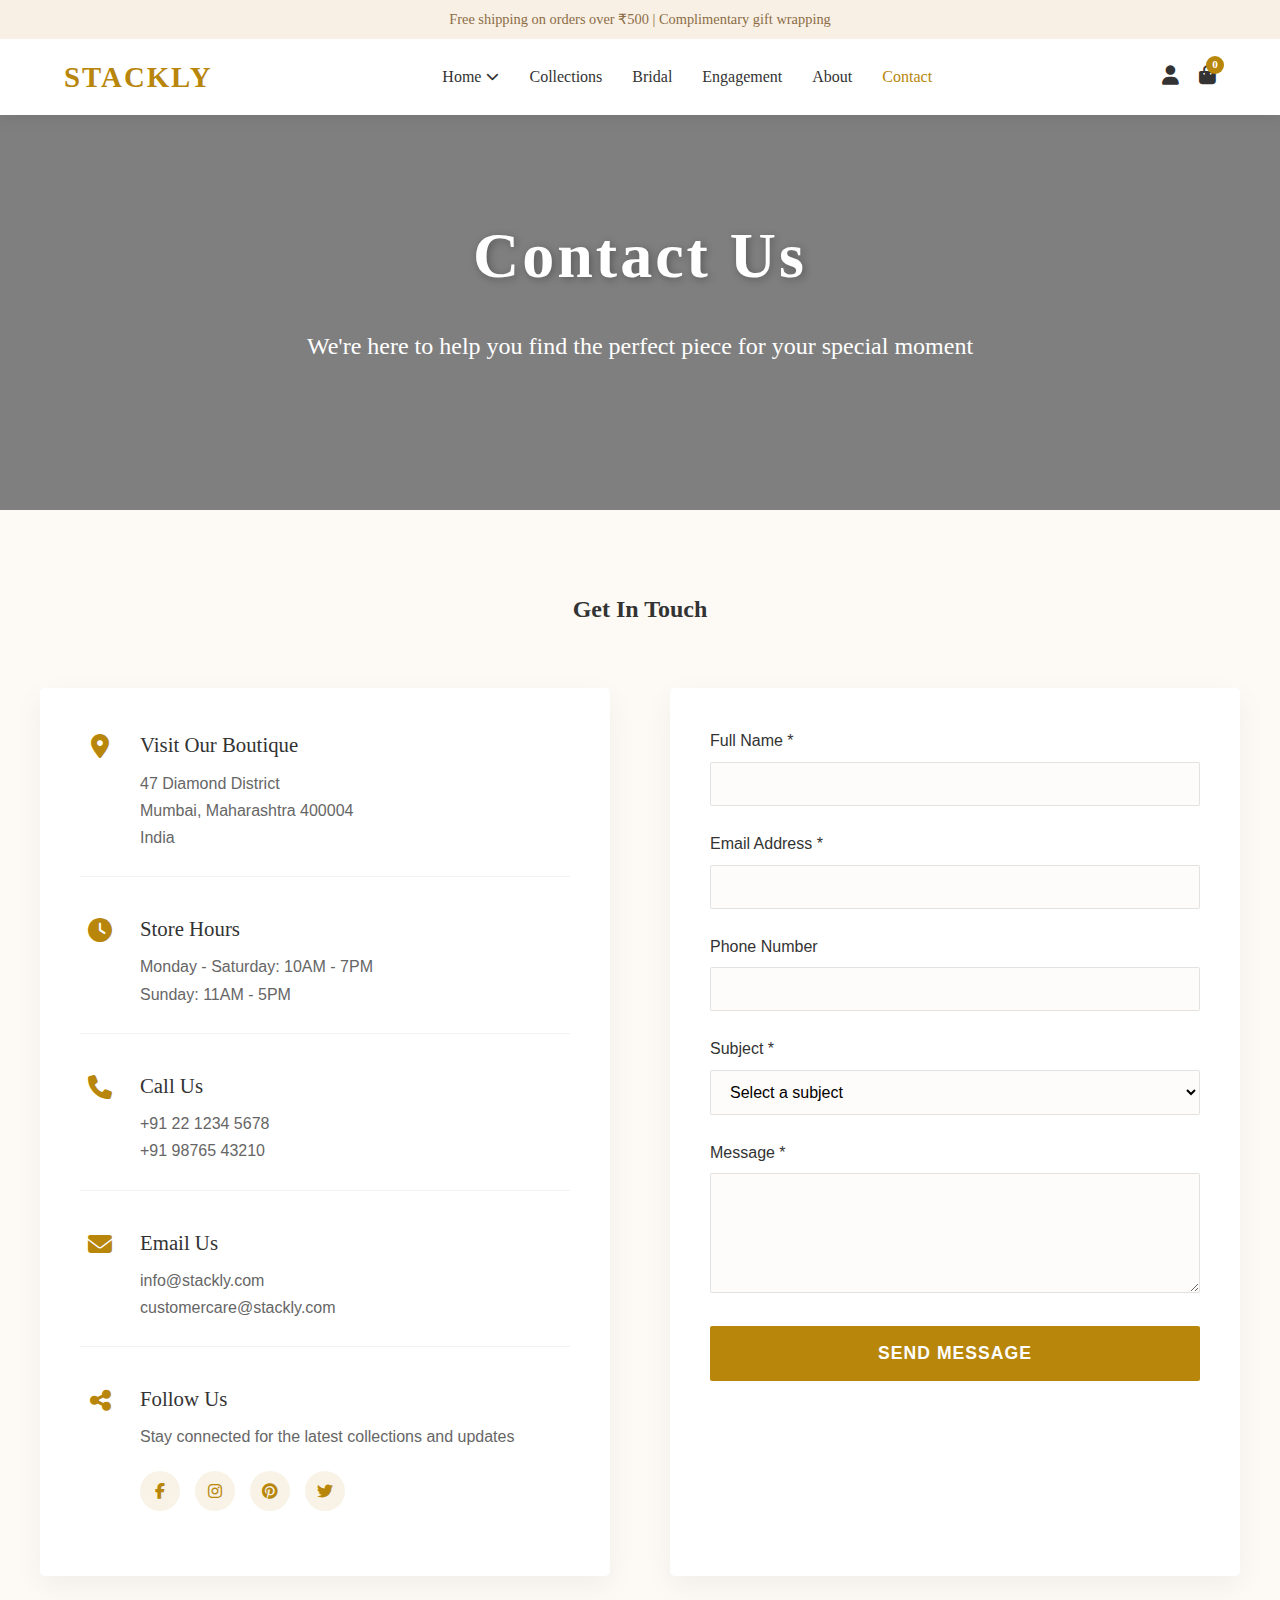
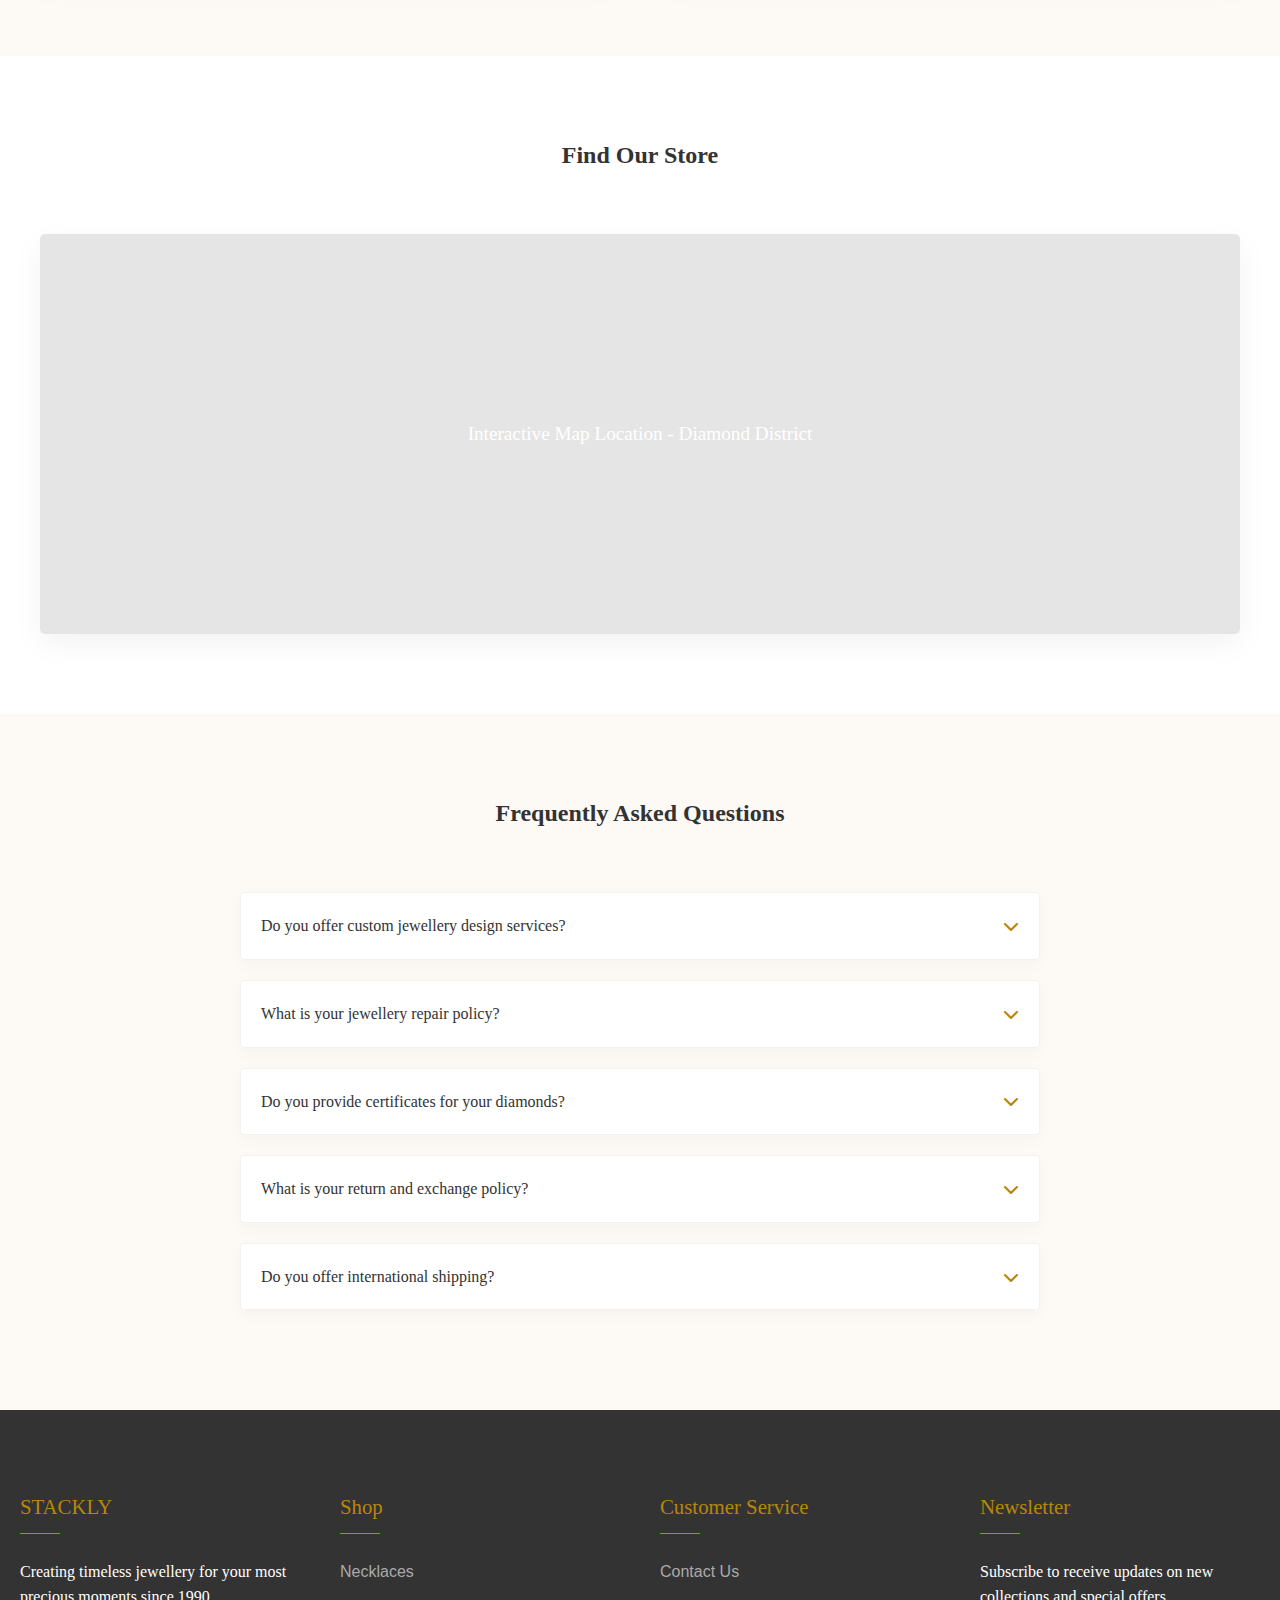
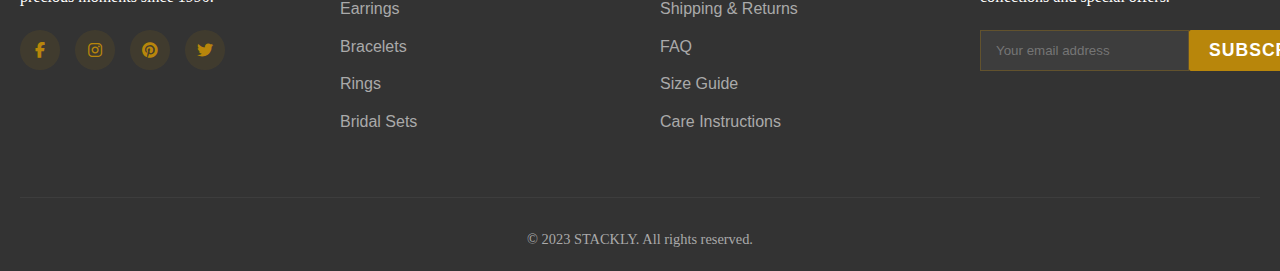
<file: contact.html>
<!DOCTYPE html>
<html lang="en">
<head>
    <meta charset="UTF-8">
    <meta name="viewport" content="width=device-width, initial-scale=1.0">
    <title>Contact Us - STACKLY</title>
    <link rel="stylesheet" href="https://cdnjs.cloudflare.com/ajax/libs/font-awesome/6.4.0/css/all.min.css">
    <style>
        * {
            margin: 0;
            padding: 0;
            box-sizing: border-box;
            font-family: 'Playfair Display', serif;
        }

        body {
            background-color: #fefefe;
            color: #333;
            line-height: 1.6;
            overflow-x: hidden;
        }

        .container {
            width: 100%;
            max-width: 1400px;
            margin: 0 auto;
            padding: 0 20px;
        }

        .btn {
            display: inline-block;
            padding: 14px 32px;
            background-color: transparent;
            color: #b8860b;
            border: 2px solid #b8860b;
            border-radius: 2px;
            font-weight: 500;
            text-decoration: none;
            text-transform: uppercase;
            letter-spacing: 1.5px;
            cursor: pointer;
            transition: all 0.3s ease;
            font-family: 'Raleway', sans-serif;
        }

        .btn:hover {
            background-color: #b8860b;
            color: white;
        }

        .btn-filled {
            background-color: #b8860b;
            color: white;
        }

        .btn-filled:hover {
            background-color: transparent;
            color: #b8860b;
        }

        section {
            padding: 100px 0;
        }

        .section-title {
            text-align: center;
            margin-bottom: 60px;
        }

        .section-title h2 {
            font-size: 2.8rem;
            color: #333;
            margin-bottom: 15px;
            font-weight: 400;
            letter-spacing: 2px;
            position: relative;
            display: inline-block;
        }

        .section-title h2::after {
            content: '';
            position: absolute;
            bottom: -10px;
            left: 50%;
            transform: translateX(-50%);
            width: 80px;
            height: 2px;
            background-color: #b8860b;
        }

        .section-title p {
            font-size: 1.1rem;
            color: #666;
            max-width: 600px;
            margin: 20px auto 0;
            font-family: 'Raleway', sans-serif;
        }

        /* Header Styles */
        header {
            width: 100%;
            position: fixed;
            top: 0;
            left: 0;
            z-index: 1000;
            background-color: #fff;
            box-shadow: 0 3px 15px rgba(0, 0, 0, 0.08);
        }

        /* Top bar */
        .top-bar {
            background-color: #f8f0e5;
            padding: 8px 0;
            text-align: center;
            font-size: 0.9rem;
            color: #8c6d46;
        }

        /* Navbar */
        .navbar {
            display: flex;
            justify-content: space-between;
            align-items: center;
            padding: 15px 5%;
            background-color: #fff;
            position: relative;
        }

        .logo {
            font-size: 1.8rem;
            font-weight: bold;
            color: #b8860b;
            text-decoration: none;
            letter-spacing: 2px;
            z-index: 1002;
        }

        /* Nav links */
        .nav-links {
            display: flex;
            list-style: none;
            transition: 0.3s ease;
        }

        .nav-links li {
            margin: 0 15px;
            position: relative;
        }

        .nav-links a {
            text-decoration: none;
            color: #333;
            font-weight: 500;
            font-size: 1rem;
            position: relative;
            transition: color 0.3s ease;
            display: flex;
            align-items: center;
        }

        .nav-links a:hover,
        .nav-links a.active {
            color: #b8860b;
        }

        .nav-links a::after {
            content: "";
            position: absolute;
            left: 0;
            bottom: -5px;
            width: 0%;
            height: 2px;
            background-color: #b8860b;
            transition: width 0.3s ease;
        }

        .nav-links a:hover::after {
            width: 100%;
        }

        /* Dropdown Styles */
        .dropdown {
            position: relative;
        }

        .dropdown-content {
            position: absolute;
            top: 100%;
            left: 0;
            background-color: white;
            min-width: 220px;
            box-shadow: 0 10px 30px rgba(0, 0, 0, 0.1);
            border-radius: 5px;
            opacity: 0;
            visibility: hidden;
            transform: translateY(10px);
            transition: all 0.3s;
            z-index: 1000;
            padding: 10px 0;
        }

        .dropdown:hover .dropdown-content {
            opacity: 1;
            visibility: visible;
            transform: translateY(0);
        }

        .dropdown-content a {
            display: block;
            padding: 12px 20px;
            color: #333;
            text-decoration: none;
            transition: all 0.3s;
            font-size: 0.85rem;
            border-bottom: 1px solid rgba(0, 0, 0, 0.05);
        }

        .dropdown-content a:last-child {
            border-bottom: none;
        }

        .dropdown-content a:hover {
            background-color: rgba(184, 134, 11, 0.1);
            color: #b8860b;
            padding-left: 25px;
        }

        .dropdown-content a:hover::after {
            width: 0;
        }

        .dropdown i {
            margin-left: 5px;
            font-size: 0.8rem;
            transition: all 0.3s;
        }

        .dropdown:hover i {
            transform: rotate(180deg);
        }

        /* Icons */
        .nav-icons {
            display: flex;
            gap: 20px;
            z-index: 1002;
        }

        .nav-icons a {
            position: relative;
            text-decoration: none;
            color: #333;
        }

        .nav-icons i {
            font-size: 1.2rem;
            cursor: pointer;
            transition: color 0.3s;
        }

        .nav-icons i:hover {
            color: #b8860b;
        }

        .cart-count {
            position: absolute;
            top: -8px;
            right: -8px;
            background-color: #b8860b;
            color: white;
            border-radius: 50%;
            width: 18px;
            height: 18px;
            font-size: 0.7rem;
            display: flex;
            align-items: center;
            justify-content: center;
            font-weight: bold;
        }

        /* Hamburger Menu */
        .menu-toggle {
            display: none;
            font-size: 1.8rem;
            color: #333;
            cursor: pointer;
            z-index: 1002;
        }

        /* Page Header */
        .page-header {
            background: linear-gradient(rgba(0, 0, 0, 0.5), rgba(0, 0, 0, 0.5)), 
                        url('https://images.unsplash.com/photo-1573408301185-9146fe634ad0?ixlib=rb-4.0.3&ixid=M3wxMjA3fDB8MHxwaG90by1wYWdlfHx8fGVufDB8fHx8fA%3D%3D&auto=format&fit=crop&w=2069&q=80');
            background-size: cover;
            background-position: center;
            height: 50vh;
            display: flex;
            align-items: center;
            justify-content: center;
            text-align: center;
            color: white;
            padding: 0 20px;
            margin-top: 60px;
        }

        .page-header h1 {
            font-size: 4rem;
            margin-bottom: 20px;
            letter-spacing: 3px;
            text-shadow: 2px 2px 8px rgba(0, 0, 0, 0.3);
        }

        .page-header p {
            font-size: 1.5rem;
            max-width: 700px;
        }

        /* Contact Section */
        .contact-section {
            padding: 80px 0;
            background-color: #fdfaf6;
        }

        .contact-container {
            display: grid;
            grid-template-columns: 1fr 1fr;
            gap: 60px;
            max-width: 1200px;
            margin: 0 auto;
        }

        /* Contact Info */
        .contact-info {
            padding: 40px;
            background: white;
            border-radius: 5px;
            box-shadow: 0 10px 30px rgba(0, 0, 0, 0.05);
        }

        .info-item {
            display: flex;
            align-items: flex-start;
            margin-bottom: 35px;
            padding-bottom: 25px;
            border-bottom: 1px solid rgba(0, 0, 0, 0.05);
        }

        .info-item:last-child {
            border-bottom: none;
            margin-bottom: 0;
        }

        .info-icon {
            font-size: 1.5rem;
            color: #b8860b;
            margin-right: 20px;
            min-width: 40px;
            text-align: center;
        }

        .info-content h3 {
            font-size: 1.3rem;
            margin-bottom: 8px;
            color: #333;
            font-weight: 400;
        }

        .info-content p {
            color: #666;
            line-height: 1.7;
            font-family: 'Raleway', sans-serif;
        }

        .info-content a {
            color: #666;
            text-decoration: none;
            transition: all 0.3s ease;
            font-family: 'Raleway', sans-serif;
        }

        .info-content a:hover {
            color: #b8860b;
        }

        /* Social Links */
        .social-links {
            display: flex;
            gap: 15px;
            margin-top: 20px;
        }

        .social-links a {
            display: flex;
            align-items: center;
            justify-content: center;
            width: 40px;
            height: 40px;
            background-color: rgba(184, 134, 11, 0.1);
            border-radius: 50%;
            color: #b8860b;
            text-decoration: none;
            transition: all 0.3s ease;
        }

        .social-links a:hover {
            background-color: #b8860b;
            color: white;
            transform: translateY(-3px);
        }

        /* Contact Form */
        .contact-form {
            padding: 40px;
            background: white;
            border-radius: 5px;
            box-shadow: 0 10px 30px rgba(0, 0, 0, 0.05);
        }

        .form-group {
            margin-bottom: 25px;
        }

        .form-group label {
            display: block;
            margin-bottom: 8px;
            font-weight: 500;
            color: #333;
            font-family: 'Raleway', sans-serif;
        }

        .form-control {
            width: 100%;
            padding: 12px 15px;
            border: 1px solid rgba(0, 0, 0, 0.1);
            border-radius: 2px;
            font-size: 1rem;
            transition: all 0.3s ease;
            font-family: 'Raleway', sans-serif;
            background-color: rgba(253, 250, 246, 0.5);
        }

        .form-control:focus {
            outline: none;
            border-color: #b8860b;
            box-shadow: 0 0 0 2px rgba(184, 134, 11, 0.1);
        }

        textarea.form-control {
            resize: vertical;
            min-height: 120px;
        }

        .cta-button {
            display: inline-block;
            background-color: #b8860b;
            color: white;
            padding: 15px 35px;
            border: 2px solid #b8860b;
            border-radius: 2px;
            font-size: 1.1rem;
            font-weight: 600;
            cursor: pointer;
            transition: all 0.3s ease;
            text-decoration: none;
            text-transform: uppercase;
            letter-spacing: 1px;
            width: 100%;
            font-family: 'Raleway', sans-serif;
        }

        .cta-button:hover {
            background-color: transparent;
            color: #b8860b;
        }

        /* Map Section */
        .map-section {
            padding: 80px 0;
            background-color: white;
        }

        .map-container {
            max-width: 1200px;
            margin: 0 auto;
            border-radius: 5px;
            overflow: hidden;
            box-shadow: 0 10px 30px rgba(0, 0, 0, 0.05);
        }

        .map-placeholder {
            width: 100%;
            height: 400px;
            background: linear-gradient(rgba(0, 0, 0, 0.1), rgba(0, 0, 0, 0.1)), 
                        url('https://images.unsplash.com/photo-1573408301185-9146fe634ad0?ixlib=rb-4.0.3&ixid=M3wxMjA3fDB8MHxwaG90by1wYWdlfHx8fGVufDB8fHx8fA%3D%3D&auto=format&fit=crop&w=2069&q=80');
            background-size: cover;
            background-position: center;
            display: flex;
            align-items: center;
            justify-content: center;
            color: white;
            font-size: 1.2rem;
        }

        /* FAQ Section */
        .faq-section {
            padding: 80px 0;
            background-color: #fdfaf6;
        }

        .faq-container {
            max-width: 800px;
            margin: 0 auto;
        }

        .faq-item {
            margin-bottom: 20px;
            border: 1px solid rgba(0, 0, 0, 0.05);
            border-radius: 5px;
            overflow: hidden;
            background: white;
            box-shadow: 0 5px 15px rgba(0, 0, 0, 0.03);
        }

        .faq-question {
            padding: 20px;
            background: white;
            cursor: pointer;
            display: flex;
            justify-content: space-between;
            align-items: center;
            font-weight: 500;
            transition: all 0.3s ease;
            font-family: 'Raleway', sans-serif;
        }

        .faq-question:hover {
            background-color: rgba(184, 134, 11, 0.05);
        }

        .faq-answer {
            padding: 0 20px;
            max-height: 0;
            overflow: hidden;
            transition: all 0.3s ease;
            font-family: 'Raleway', sans-serif;
        }

        .faq-item.active .faq-answer {
            padding: 20px;
            max-height: 500px;
        }

        .faq-toggle {
            color: #b8860b;
            transition: all 0.3s ease;
        }

        .faq-item.active .faq-toggle {
            transform: rotate(180deg);
        }

        /* Footer */
        footer {
            background-color: #333;
            color: white;
            padding: 80px 0 20px;
        }

        .footer-content {
            display: grid;
            grid-template-columns: repeat(auto-fit, minmax(200px, 1fr));
            gap: 40px;
            margin-bottom: 50px;
        }

        .footer-column h3 {
            font-size: 1.3rem;
            margin-bottom: 25px;
            color: #b8860b;
            font-weight: 400;
            position: relative;
            padding-bottom: 10px;
        }

        .footer-column h3::after {
            content: '';
            position: absolute;
            left: 0;
            bottom: 0;
            width: 40px;
            height: 1px;
            background-color: #b8860b;
        }

        .footer-column ul {
            list-style: none;
        }

        .footer-column li {
            margin-bottom: 12px;
        }

        .footer-column a {
            color: #aaa;
            text-decoration: none;
            transition: all 0.3s ease;
            font-family: 'Raleway', sans-serif;
        }

        .footer-column a:hover {
            color: #b8860b;
            padding-left: 5px;
        }

        .social-icons {
            display: flex;
            gap: 15px;
            margin-top: 20px;
        }

        .social-icons i {
            display: flex;
            align-items: center;
            justify-content: center;
            width: 40px;
            height: 40px;
            background-color: rgba(184, 134, 11, 0.1);
            border-radius: 50%;
            color: #b8860b;
            text-decoration: none;
            transition: all 0.3s ease;
            cursor: pointer;
        }

        .social-icons i:hover {
            background-color: #b8860b;
            color: white;
            transform: translateY(-3px);
        }

        .newsletter {
            display: flex;
            margin-top: 20px;
        }

        .newsletter input {
            flex: 1;
            padding: 12px 15px;
            background-color: rgba(255, 255, 255, 0.05);
            border: 1px solid rgba(184, 134, 11, 0.3);
            color: white;
            outline: none;
            font-family: 'Raleway', sans-serif;
        }

        .newsletter button {
            padding: 0 20px;
            background-color: #b8860b;
            color: white;
            border: none;
            cursor: pointer;
            transition: all 0.3s ease;
            font-family: 'Raleway', sans-serif;
            font-weight: 600;
        }

        .newsletter button:hover {
            background-color: #a0780a;
        }

        .copyright {
            text-align: center;
            padding-top: 30px;
            border-top: 1px solid rgba(255, 255, 255, 0.05);
            color: #aaa;
            font-size: 0.9rem;
            font-family: 'Raleway', sans-serif;
        }

        /* Responsive Styles */
        @media (max-width: 1100px) {
            .contact-container {
                grid-template-columns: 1fr;
                gap: 40px;
            }
        }

        @media (max-width: 768px) {
            /* Mobile Navigation */
            .nav-links {
                display: none;
                position: fixed;
                top: 0;
                left: 0;
                width: 100%;
                height: 100vh;
                background-color: white;
                flex-direction: column;
                padding: 80px 20px 20px;
                box-shadow: 0 5px 15px rgba(0, 0, 0, 0.1);
                z-index: 1001;
                overflow-y: auto;
            }

            .nav-links.active {
                display: flex;
            }

            .nav-links li {
                margin: 15px 0;
                text-align: center;
            }

            .nav-links a {
                font-size: 1.2rem;
                padding: 10px 0;
                display: block;
            }

            .menu-toggle {
                display: block;
            }

            .navbar {
                padding: 15px 0;
            }
            
            .page-header h1 {
                font-size: 3rem;
            }
            
            .section-title h2 {
                font-size: 2.2rem;
            }

            .contact-info, .contact-form {
                padding: 30px;
            }

            .dropdown-content {
                position: static;
                opacity: 1;
                visibility: visible;
                transform: none;
                box-shadow: none;
                background: transparent;
                padding-left: 20px;
                display: none;
            }

            .dropdown.active .dropdown-content {
                display: block;
            }

            .dropdown-content a {
                padding: 8px 0;
                border-bottom: none;
                font-size: 1rem;
            }
        }

        @media (max-width: 576px) {
            section {
                padding: 70px 0;
            }
            
            .page-header {
                height: 35vh;
                margin-top: 45px;
            }

            .page-header h1 {
                font-size: 2.5rem;
            }

            .page-header p {
                font-size: 1.2rem;
            }

            .contact-section, .map-section, .faq-section {
                padding: 50px 0;
            }

            .section-title h2 {
                font-size: 2rem;
            }

            .contact-info, .contact-form {
                padding: 25px;
            }

            .info-item {
                flex-direction: column;
                text-align: center;
            }

            .info-icon {
                margin-right: 0;
                margin-bottom: 10px;
            }
        }
        /* 425px Media Query */
        @media (max-width: 425px) {
            /* Header and Navigation */
            .navbar {
                padding: 12px 15px;
            }
            
            .logo {
                font-size: 1.8rem;
                letter-spacing: 2px;
            }
            
            .top-bar {
                font-size: 0.8rem;
                padding: 6px 0;
            }
            
            .nav-links.active, .nav-icons.active {
                padding: 12px;
            }
            
            .nav-links.active li {
                margin: 6px 0;
            }
            
            .nav-links.active a {
                padding: 8px 0;
                font-size: 0.9rem;
            }
            
            /* Page Header */
            .page-header {
                height: 30vh;
                margin-top: 40px;
                padding: 0 15px;
            }
            
            .page-header h1 {
                font-size: 2.2rem;
                letter-spacing: 2px;
                margin-bottom: 15px;
            }
            
            .page-header p {
                font-size: 1.1rem;
                line-height: 1.4;
            }
            
            /* Sections */
            section {
                padding: 40px 0;
            }
            
            .section-title {
                margin-bottom: 30px;
            }
            
            .section-title h2 {
                font-size: 1.8rem;
            }
            
            .section-title p {
                font-size: 0.9rem;
                padding: 0 10px;
            }
            
            /* Contact Section */
            .contact-section {
                padding: 40px 0;
            }
            
            .contact-container {
                gap: 25px;
            }
            
            .contact-info, .contact-form {
                padding: 20px;
                margin: 0 5px;
            }
            
            .info-item {
                margin-bottom: 25px;
                padding-bottom: 20px;
                flex-direction: column;
                text-align: center;
            }
            
            .info-icon {
                margin-right: 0;
                margin-bottom: 10px;
                font-size: 1.3rem;
            }
            
            .info-content h3 {
                font-size: 1.2rem;
            }
            
            .info-content p {
                font-size: 0.9rem;
            }
            
            .social-links {
                justify-content: center;
                gap: 10px;
            }
            
            .social-links a {
                width: 35px;
                height: 35px;
            }
            
            /* Contact Form */
            .form-group {
                margin-bottom: 20px;
            }
            
            .form-control {
                padding: 10px 12px;
                font-size: 0.9rem;
            }
            
            textarea.form-control {
                min-height: 100px;
            }
            
            .cta-button {
                padding: 12px 25px;
                font-size: 1rem;
            }
            
            /* Map Section */
            .map-section {
                padding: 40px 0;
            }
            
            .map-placeholder {
                height: 250px;
                font-size: 1rem;
                padding: 0 15px;
                text-align: center;
            }
            
            /* FAQ Section */
            .faq-section {
                padding: 40px 0;
            }
            
            .faq-container {
                padding: 0 10px;
            }
            
            .faq-question {
                padding: 15px;
                font-size: 0.9rem;
            }
            
            .faq-item.active .faq-answer {
                padding: 15px;
            }
            
            .faq-answer p {
                font-size: 0.9rem;
                line-height: 1.5;
            }
            
            /* Footer */
            footer {
                padding: 40px 0 15px;
            }
            
            .footer-content {
                grid-template-columns: 1fr;
                gap: 25px;
                margin-bottom: 30px;
            }
            
            .footer-column {
                text-align: center;
            }
            
            .footer-column h3::after {
                left: 50%;
                transform: translateX(-50%);
            }
            
            .footer-column p {
                font-size: 0.9rem;
            }
            
            .social-icons {
                justify-content: center;
                gap: 10px;
            }
            
            .social-icons i {
                width: 35px;
                height: 35px;
                font-size: 0.9rem;
            }
            
            .newsletter {
                flex-direction: column;
                gap: 10px;
            }
            
            .newsletter input {
                padding: 10px 12px;
                font-size: 0.9rem;
            }
            
            .newsletter button {
                padding: 10px 20px;
                font-size: 0.9rem;
            }
            
            .copyright {
                padding-top: 20px;
                font-size: 0.8rem;
            }
            
            /* Utility Classes */
            .container {
                padding: 0 15px;
            }
            
            /* Form Select Styling */
            select.form-control {
                font-size: 0.9rem;
                padding: 10px 12px;
            }
            
            /* Mobile Dropdown Improvements */
            .dropdown-content {
                padding-left: 15px;
            }
            
            .dropdown-content a {
                font-size: 0.9rem;
                padding: 6px 0;
            }
        }
    </style>
</head>
<body>
    <!-- Header -->
    <header>
        <div class="top-bar">
            Free shipping on orders over &#8377;500 | Complimentary gift wrapping
        </div>
        <nav class="navbar">
            <a href="./index.html" class="logo">STACKLY</a>
            <ul class="nav-links">
                <li class="dropdown">
                    <a href="index.html">Home <i class="fas fa-chevron-down"></i></a>
                    <div class="dropdown-content">
                        <a href="./index.html">Home Page 1</a>
                        <a href="./home2.html">Home Page 2</a>
                    </div>
                </li>
                <li><a href="collections.html">Collections</a></li>
                <li><a href="bridal.html">Bridal</a></li>
                <li><a href="./engagement.html">Engagement</a></li>
                <li><a href="./about.html">About</a></li>
                <li><a href="./contact.html" class="active">Contact</a></li>
            </ul>
            <div class="nav-icons">
                <a href="./login.html"><i class="fas fa-user"></i></a>
                <a href="./addtocart.html" style="position: relative;">
                    <i class="fas fa-shopping-bag"></i>
                    <span class="cart-count">0</span>
                </a>
            </div>
            <div class="menu-toggle">
                <i class="fas fa-bars"></i>
            </div>
        </nav>
    </header>

    <!-- Page Header -->
    <section class="page-header">
        <div>
            <h1>Contact Us</h1>
            <p>We're here to help you find the perfect piece for your special moment</p>
        </div>
    </section>

    <!-- Contact Section -->
    <section class="contact-section">
        <div class="container">
            <h2 class="section-title">Get In Touch</h2>
            <div class="contact-container">
                <!-- Contact Information -->
                <div class="contact-info">
                    <div class="info-item">
                        <div class="info-icon">
                            <i class="fas fa-map-marker-alt"></i>
                        </div>
                        <div class="info-content">
                            <h3>Visit Our Boutique</h3>
                            <p>47 Diamond District<br>Mumbai, Maharashtra 400004<br>India</p>
                        </div>
                    </div>

                    <div class="info-item">
                        <div class="info-icon">
                            <i class="fas fa-clock"></i>
                        </div>
                        <div class="info-content">
                            <h3>Store Hours</h3>
                            <p>Monday - Saturday: 10AM - 7PM<br>Sunday: 11AM - 5PM</p>
                        </div>
                    </div>

                    <div class="info-item">
                        <div class="info-icon">
                            <i class="fas fa-phone"></i>
                        </div>
                        <div class="info-content">
                            <h3>Call Us</h3>
                            <p><a href="tel:+912212345678">+91 22 1234 5678</a><br>
                               <a href="tel:+919876543210">+91 98765 43210</a></p>
                        </div>
                    </div>

                    <div class="info-item">
                        <div class="info-icon">
                            <i class="fas fa-envelope"></i>
                        </div>
                        <div class="info-content">
                            <h3>Email Us</h3>
                            <p><a href="mailto:info@stackly.com">info@stackly.com</a><br>
                               <a href="mailto:customercare@stackly.com">customercare@stackly.com</a></p>
                        </div>
                    </div>

                    <div class="info-item">
                        <div class="info-icon">
                            <i class="fas fa-share-alt"></i>
                        </div>
                        <div class="info-content">
                            <h3>Follow Us</h3>
                            <p>Stay connected for the latest collections and updates</p>
                            <div class="social-links">
                                <a href="#"><i class="fab fa-facebook-f"></i></a>
                                <a href="#"><i class="fab fa-instagram"></i></a>
                                <a href="#"><i class="fab fa-pinterest"></i></a>
                                <a href="#"><i class="fab fa-twitter"></i></a>
                            </div>
                        </div>
                    </div>
                </div>

                <!-- Contact Form -->
                <div class="contact-form">
                    <form id="contactForm">
                        <div class="form-group">
                            <label for="name">Full Name *</label>
                            <input type="text" id="name" class="form-control" required>
                        </div>

                        <div class="form-group">
                            <label for="email">Email Address *</label>
                            <input type="email" id="email" class="form-control" required>
                        </div>

                        <div class="form-group">
                            <label for="phone">Phone Number</label>
                            <input type="tel" id="phone" class="form-control">
                        </div>

                        <div class="form-group">
                            <label for="subject">Subject *</label>
                            <select id="subject" class="form-control" required>
                                <option value="">Select a subject</option>
                                <option value="general">General Inquiry</option>
                                <option value="product">Product Information</option>
                                <option value="custom">Custom Design</option>
                                <option value="repair">Jewellery Repair</option>
                                <option value="appointment">Book Appointment</option>
                                <option value="other">Other</option>
                            </select>
                        </div>

                        <div class="form-group">
                            <label for="message">Message *</label>
                            <textarea id="message" class="form-control" required></textarea>
                        </div>

                        <button type="submit" class="cta-button">Send Message</button>
                    </form>
                </div>
            </div>
        </div>
    </section>

    <!-- Map Section -->
    <section class="map-section">
        <div class="container">
            <h2 class="section-title">Find Our Store</h2>
            <div class="map-container">
                <div class="map-placeholder">
                    <p>Interactive Map Location - Diamond District</p>
                </div>
            </div>
        </div>
    </section>

    <!-- FAQ Section -->
    <section class="faq-section">
        <div class="container">
            <h2 class="section-title">Frequently Asked Questions</h2>
            <div class="faq-container">
                <div class="faq-item">
                    <div class="faq-question">
                        <span>Do you offer custom jewellery design services?</span>
                        <i class="fas fa-chevron-down faq-toggle"></i>
                    </div>
                    <div class="faq-answer">
                        <p>Yes, we specialize in custom jewellery design. Our master artisans work closely with you to create unique pieces that reflect your personal style and story. Book a consultation to discuss your vision.</p>
                    </div>
                </div>

                <div class="faq-item">
                    <div class="faq-question">
                        <span>What is your jewellery repair policy?</span>
                        <i class="fas fa-chevron-down faq-toggle"></i>
                    </div>
                    <div class="faq-answer">
                        <p>We offer comprehensive jewellery repair services for all STACKLY pieces. For jewellery from other brands, we provide assessment and quotation. Most repairs are completed within 2-3 weeks.</p>
                    </div>
                </div>

                <div class="faq-item">
                    <div class="faq-question">
                        <span>Do you provide certificates for your diamonds?</span>
                        <i class="fas fa-chevron-down faq-toggle"></i>
                    </div>
                    <div class="faq-answer">
                        <p>All our diamonds above 0.5 carats come with GIA or IGI certification. For smaller diamonds, we provide our own quality certification detailing the 4Cs (Cut, Color, Clarity, Carat).</p>
                    </div>
                </div>

                <div class="faq-item">
                    <div class="faq-question">
                        <span>What is your return and exchange policy?</span>
                        <i class="fas fa-chevron-down faq-toggle"></i>
                    </div>
                    <div class="faq-answer">
                        <p>We offer 30-day returns on non-customized items in original condition. Custom pieces and engraved items cannot be returned. Exchanges are available within 60 days of purchase.</p>
                    </div>
                </div>

                <div class="faq-item">
                    <div class="faq-question">
                        <span>Do you offer international shipping?</span>
                        <i class="fas fa-chevron-down faq-toggle"></i>
                    </div>
                    <div class="faq-answer">
                        <p>Yes, we ship worldwide with insured and tracked delivery. International shipping costs and delivery times vary by location. Contact us for specific details about shipping to your country.</p>
                    </div>
                </div>
            </div>
        </div>
    </section>

    <!-- Footer -->
    <footer>
        <div class="container">
            <div class="footer-content">
                <div class="footer-column">
                    <h3>STACKLY</h3>
                    <p>Creating timeless jewellery for your most precious moments since 1990.</p>
                    <div class="social-icons">
                        <i class="fab fa-facebook-f"></i>
                        <i class="fab fa-instagram"></i>
                        <i class="fab fa-pinterest"></i>
                        <i class="fab fa-twitter"></i>
                    </div>
                </div>
                <div class="footer-column">
                    <h3>Shop</h3>
                    <ul>
                        <li><a href="./404.html">Necklaces</a></li>
                        <li><a href="./404.html">Earrings</a></li>
                        <li><a href="./404.html">Bracelets</a></li>
                        <li><a href="./404.html">Rings</a></li>
                        <li><a href="./404.html">Bridal Sets</a></li>
                    </ul>
                </div>
                <div class="footer-column">
                    <h3>Customer Service</h3>
                    <ul>
                        <li><a href="./contact.html">Contact Us</a></li>
                        <li><a href="./404.html">Shipping & Returns</a></li>
                        <li><a href="./404.html">FAQ</a></li>
                        <li><a href="./404.html">Size Guide</a></li>
                        <li><a href="./404.html">Care Instructions</a></li>
                    </ul>
                </div>
                <div class="footer-column">
                    <h3>Newsletter</h3>
                    <p>Subscribe to receive updates on new collections and special offers.</p>
                    <div class="newsletter">
                        <input type="email" placeholder="Your email address">
                        <button class="cta-button">Subscribe</button>
                    </div>
                </div>
            </div>
            <div class="copyright">
                <p>&copy; 2023 STACKLY. All rights reserved.</p>
            </div>
        </div>
    </footer>

    <script>
        // Mobile menu toggle
        document.querySelector('.menu-toggle').addEventListener('click', function() {
            document.querySelector('.nav-links').classList.toggle('active');
            // Toggle between hamburger and close icon
            const icon = this.querySelector('i');
            if (icon.classList.contains('fa-bars')) {
                icon.classList.remove('fa-bars');
                icon.classList.add('fa-times');
            } else {
                icon.classList.remove('fa-times');
                icon.classList.add('fa-bars');
            }
        });

        // Close mobile menu when clicking on a link
        document.querySelectorAll('.nav-links a').forEach(link => {
            link.addEventListener('click', function() {
                document.querySelector('.nav-links').classList.remove('active');
                // Reset menu icon to hamburger
                const menuToggle = document.querySelector('.menu-toggle i');
                menuToggle.classList.remove('fa-times');
                menuToggle.classList.add('fa-bars');
            });
        });

        // Mobile dropdown toggle
        document.querySelectorAll('.dropdown > a').forEach(dropdownToggle => {
            dropdownToggle.addEventListener('click', function(e) {
                if (window.innerWidth <= 768) {
                    e.preventDefault();
                    const dropdown = this.parentElement;
                    dropdown.classList.toggle('active');
                }
            });
        });

        // FAQ Accordion
        document.querySelectorAll('.faq-question').forEach(question => {
            question.addEventListener('click', function() {
                const faqItem = this.parentElement;
                faqItem.classList.toggle('active');
            });
        });

        // Contact Form Submission
        document.getElementById('contactForm').addEventListener('submit', function(e) {
            e.preventDefault();
            alert('Thank you for your message! We will get back to you within 24 hours.');
            this.reset();
        });
    </script>
</body>
</html>
</file>
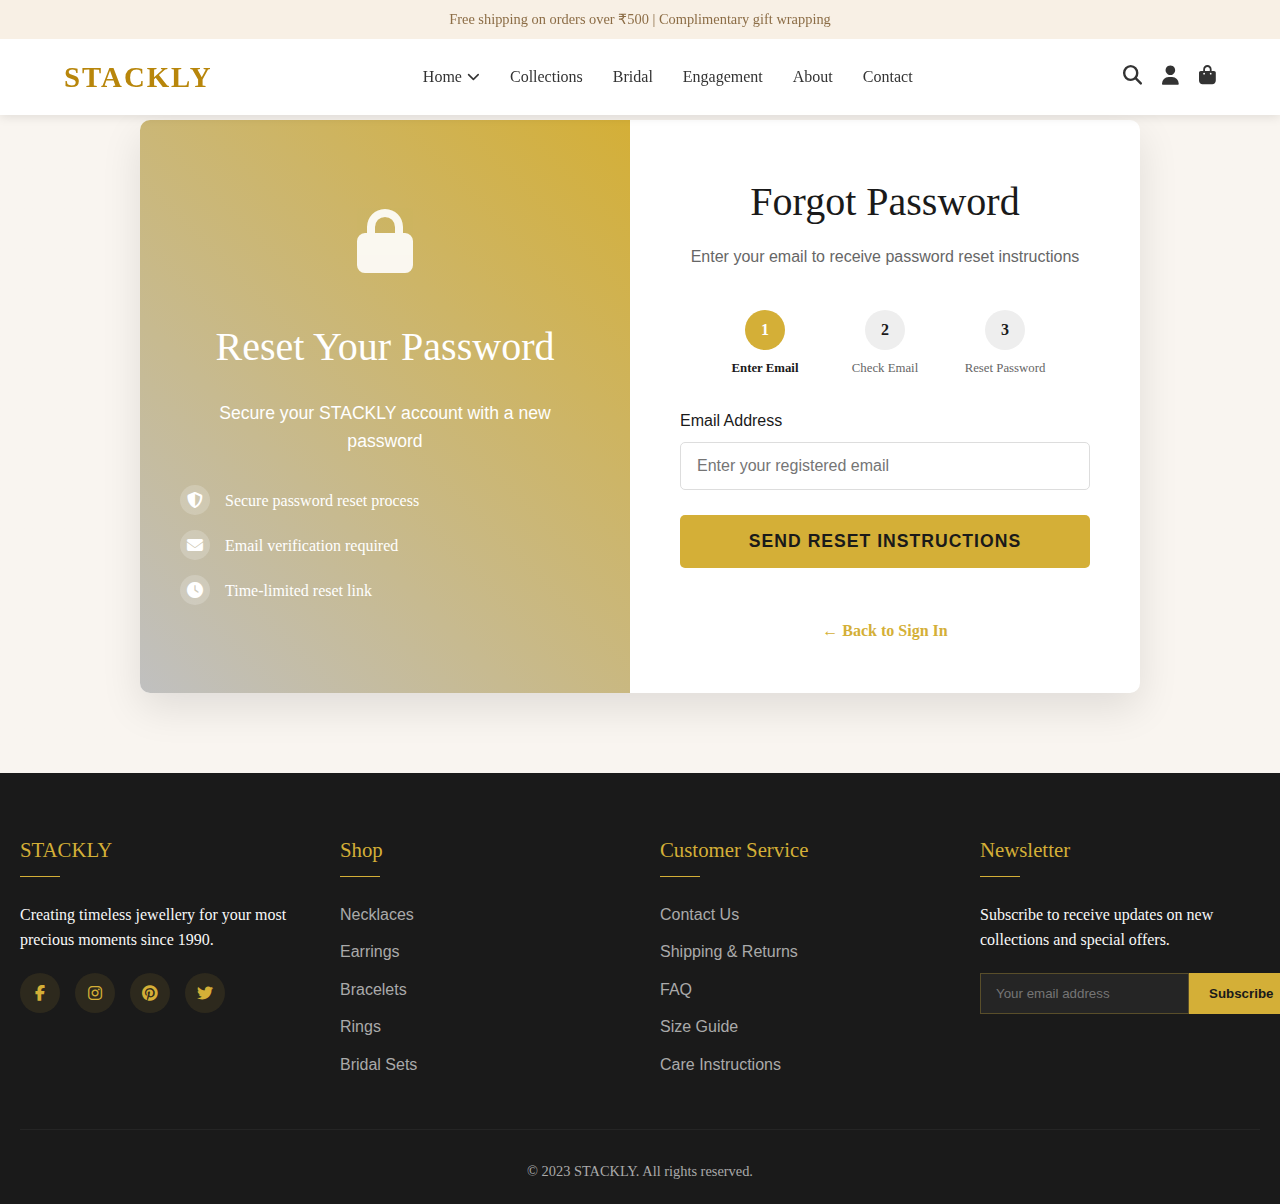
<file: forgotPW.html>
<!DOCTYPE html>
<html lang="en">
<head>
    <meta charset="UTF-8">
    <meta name="viewport" content="width=device-width, initial-scale=1.0">
    <title>Forgot Password - STACKLY</title>
    <link rel="stylesheet" href="https://cdnjs.cloudflare.com/ajax/libs/font-awesome/6.4.0/css/all.min.css">
    <style>
        /* Base Styles */
        * {
            margin: 0;
            padding: 0;
            box-sizing: border-box;
            font-family: 'Cormorant Garamond', 'Times New Roman', serif;
        }

        :root {
            --gold: #D4AF37;
            --rose-gold: #B76E79;
            --silver: #C0C0C0;
            --dark: #1a1a1a;
            --darker: #0d0d0d;
            --light: #f8f8f8;
            --cream: #f9f5f0;
            --transition: all 0.4s ease;
        }

        body {
            background-color: var(--cream);
            color: var(--dark);
            line-height: 1.6;
            overflow-x: hidden;
            min-height: 100vh;
            display: flex;
            flex-direction: column;
        }

        .container {
            width: 100%;
            max-width: 1400px;
            margin: 0 auto;
            padding: 0 20px;
        }

        .btn {
            display: inline-block;
            padding: 14px 32px;
            background-color: transparent;
            color: var(--gold);
            border: 2px solid var(--gold);
            border-radius: 2px;
            font-weight: 500;
            text-decoration: none;
            text-transform: uppercase;
            letter-spacing: 1.5px;
            cursor: pointer;
            transition: var(--transition);
            font-family: 'Raleway', sans-serif;
        }

        .btn:hover {
            background-color: var(--gold);
            color: var(--dark);
        }

        .btn-filled {
            background-color: var(--gold);
            color: var(--dark);
        }

        .btn-filled:hover {
            background-color: transparent;
            color: var(--gold);
        }

        /* Header Styles */
        header {
            background-color: rgba(255, 255, 255, 0.95);
            box-shadow: 0 2px 10px rgba(0, 0, 0, 0.1);
            position: fixed;
            width: 100%;
            z-index: 1000;
        }

        .top-bar {
            background-color: #f8f0e5;
            padding: 8px 0;
            text-align: center;
            font-size: 0.9rem;
            color: #8c6d46;
        }

        .navbar {
            display: flex;
            justify-content: space-between;
            align-items: center;
            padding: 15px 5%;
        }

        .logo {
            font-size: 1.8rem;
            font-weight: bold;
            color: #b8860b;
            text-decoration: none;
            letter-spacing: 2px;
        }

        .nav-links {
            display: flex;
            list-style: none;
        }

        .nav-links li {
            margin: 0 15px;
            position: relative;
        }

        .nav-links a {
            text-decoration: none;
            color: #333;
            font-weight: 500;
            font-size: 1rem;
            transition: color 0.3s;
            display: flex;
            align-items: center;
        }

        .nav-links a:hover {
            color: #b8860b;
        }

        /* Dropdown Styles */
        .dropdown {
            position: relative;
        }

        .dropdown-content {
            position: absolute;
            top: 100%;
            left: 0;
            background-color: white;
            min-width: 220px;
            box-shadow: 0 10px 30px rgba(0, 0, 0, 0.1);
            border-radius: 5px;
            opacity: 0;
            visibility: hidden;
            transform: translateY(10px);
            transition: all 0.3s ease;
            z-index: 1000;
            padding: 10px 0;
        }

        .dropdown:hover .dropdown-content {
            opacity: 1;
            visibility: visible;
            transform: translateY(0);
        }

        .dropdown-content a {
            display: block;
            padding: 12px 20px;
            color: #333;
            text-decoration: none;
            transition: all 0.3s;
            font-size: 0.9rem;
            border-bottom: 1px solid rgba(0, 0, 0, 0.05);
        }

        .dropdown-content a:last-child {
            border-bottom: none;
        }

        .dropdown-content a:hover {
            background-color: rgba(184, 134, 11, 0.1);
            color: #b8860b;
            padding-left: 25px;
        }

        .dropdown i {
            margin-left: 5px;
            font-size: 0.8rem;
            transition: transform 0.3s;
        }

        .dropdown:hover i {
            transform: rotate(180deg);
        }

        .nav-icons {
            display: flex;
            gap: 20px;
        }

        .nav-icons i {
            font-size: 1.2rem;
            color: #333;
            cursor: pointer;
            transition: color 0.3s;
        }

        .nav-icons i:hover {
            color: #b8860b;
        }

        .menu-toggle {
            display: none;
            font-size: 1.8rem;
            color: #333;
            cursor: pointer;
        }

        /* Forgot Password Section */
        .forgot-password-section {
            flex: 1;
            display: flex;
            align-items: center;
            justify-content: center;
            padding: 120px 0 80px;
            background: linear-gradient(rgba(249, 245, 240, 0.9), rgba(249, 245, 240, 0.9)), 
                        url('https://images.unsplash.com/photo-1573408301185-9146fe634ad0?ixlib=rb-4.0.3&ixid=M3wxMjA3fDB8MHxwaG90by1wYWdlfHx8fGVufDB8fHx8fA%3D%3D&auto=format&fit=crop&w=2069&q=80');
            background-size: cover;
            background-position: center;
        }

        .forgot-password-container {
            display: flex;
            max-width: 1000px;
            width: 100%;
            background: white;
            border-radius: 10px;
            overflow: hidden;
            box-shadow: 0 15px 40px rgba(0, 0, 0, 0.1);
        }

        .forgot-password-image {
            flex: 1;
            background: linear-gradient(45deg, var(--silver), var(--gold));
            display: flex;
            align-items: center;
            justify-content: center;
            padding: 40px;
            color: white;
            text-align: center;
            position: relative;
        }

        .forgot-password-image::before {
            content: '';
            position: absolute;
            top: 0;
            left: 0;
            right: 0;
            bottom: 0;
            background: url('https://images.unsplash.com/photo-1605100804763-247f67b3557e?ixlib=rb-4.0.3&ixid=M3wxMjA3fDB8MHxwaG90by1wYWdlfHx8fGVufDB8fHx8fA%3D%3D&auto=format&fit=crop&w=2070&q=80');
            background-size: cover;
            background-position: center;
            opacity: 0.2;
        }

        .forgot-password-image-content {
            position: relative;
            z-index: 2;
        }

        .forgot-password-image-content h2 {
            font-size: 2.5rem;
            margin-bottom: 20px;
            font-weight: 400;
        }

        .forgot-password-image-content p {
            font-size: 1.1rem;
            margin-bottom: 30px;
            font-family: 'Raleway', sans-serif;
        }

        .forgot-password-image-icon {
            font-size: 4rem;
            margin-bottom: 20px;
            opacity: 0.9;
        }

        .security-features {
            text-align: left;
            margin-top: 30px;
        }

        .security-feature {
            display: flex;
            align-items: center;
            gap: 15px;
            margin-bottom: 15px;
            font-family: 'Raleway', sans-serif;
        }

        .security-icon {
            width: 30px;
            height: 30px;
            background: rgba(255, 255, 255, 0.2);
            border-radius: 50%;
            display: flex;
            align-items: center;
            justify-content: center;
            flex-shrink: 0;
        }

        .forgot-password-form {
            flex: 1;
            padding: 50px;
            display: flex;
            flex-direction: column;
            justify-content: center;
        }

        .forgot-password-header {
            text-align: center;
            margin-bottom: 40px;
        }

        .forgot-password-header h1 {
            font-size: 2.5rem;
            color: var(--dark);
            margin-bottom: 10px;
            font-weight: 400;
        }

        .forgot-password-header p {
            color: #666;
            font-family: 'Raleway', sans-serif;
        }

        .steps-indicator {
            display: flex;
            justify-content: center;
            margin-bottom: 30px;
            font-family: 'Raleway', sans-serif;
        }

        .step {
            display: flex;
            flex-direction: column;
            align-items: center;
            position: relative;
            flex: 1;
            max-width: 120px;
        }

        .step-number {
            width: 40px;
            height: 40px;
            border-radius: 50%;
            background: #eee;
            display: flex;
            align-items: center;
            justify-content: center;
            margin-bottom: 8px;
            font-weight: 600;
            transition: var(--transition);
        }

        .step.active .step-number {
            background: var(--gold);
            color: white;
        }

        .step.completed .step-number {
            background: var(--rose-gold);
            color: white;
        }

        .step.completed .step-number::after {
            content: '✓';
        }

        .step-label {
            font-size: 0.8rem;
            text-align: center;
            color: #666;
        }

        .step.active .step-label {
            color: var(--dark);
            font-weight: 600;
        }

        .step::after {
            content: '';
            position: absolute;
            top: 20px;
            left: 60px;
            right: -60px;
            height: 2px;
            background: #eee;
            z-index: -1;
        }

        .step:last-child::after {
            display: none;
        }

        .form-group {
            margin-bottom: 25px;
        }

        .form-group label {
            display: block;
            margin-bottom: 8px;
            font-weight: 500;
            color: var(--dark);
            font-family: 'Raleway', sans-serif;
        }

        .form-control {
            width: 100%;
            padding: 14px 16px;
            border: 1px solid #ddd;
            border-radius: 5px;
            font-size: 1rem;
            transition: var(--transition);
            font-family: 'Raleway', sans-serif;
        }

        .form-control:focus {
            outline: none;
            border-color: var(--gold);
            box-shadow: 0 0 0 2px rgba(212, 175, 55, 0.1);
        }

        .reset-button {
            width: 100%;
            padding: 16px;
            background-color: var(--gold);
            color: var(--dark);
            border: none;
            border-radius: 5px;
            font-size: 1.1rem;
            font-weight: 600;
            cursor: pointer;
            transition: var(--transition);
            text-transform: uppercase;
            letter-spacing: 1px;
            font-family: 'Raleway', sans-serif;
            margin-bottom: 20px;
        }

        .reset-button:hover {
            background-color: var(--rose-gold);
            transform: translateY(-2px);
        }

        .reset-button:disabled {
            background-color: #ccc;
            cursor: not-allowed;
            transform: none;
        }

        .back-to-login {
            text-align: center;
            margin-top: 30px;
            font-family: 'Raleway', sans-serif;
        }

        .back-to-login a {
            color: var(--gold);
            text-decoration: none;
            font-weight: 600;
            transition: var(--transition);
        }

        .back-to-login a:hover {
            color: var(--rose-gold);
        }

        /* Success Message */
        .success-message {
            text-align: center;
            padding: 30px;
            background: rgba(39, 174, 96, 0.1);
            border-radius: 8px;
            margin-bottom: 25px;
            display: none;
        }

        .success-message.active {
            display: block;
        }

        .success-icon {
            font-size: 3rem;
            color: #27ae60;
            margin-bottom: 15px;
        }

        .success-message h3 {
            color: #27ae60;
            margin-bottom: 10px;
        }

        .success-message p {
            color: #666;
            font-family: 'Raleway', sans-serif;
        }

        /* Countdown Timer */
        .countdown {
            text-align: center;
            margin: 20px 0;
            font-family: 'Raleway', sans-serif;
            color: #666;
        }

        .countdown-number {
            font-weight: 600;
            color: var(--gold);
        }

        /* Footer */
        footer {
            background-color: var(--dark);
            color: var(--light);
            padding: 60px 0 20px;
        }

        .footer-content {
            display: grid;
            grid-template-columns: repeat(auto-fit, minmax(200px, 1fr));
            gap: 40px;
            margin-bottom: 40px;
        }

        .footer-column h3 {
            font-size: 1.3rem;
            margin-bottom: 25px;
            color: var(--gold);
            font-weight: 400;
            position: relative;
            padding-bottom: 10px;
        }

        .footer-column h3::after {
            content: '';
            position: absolute;
            left: 0;
            bottom: 0;
            width: 40px;
            height: 1px;
            background-color: var(--gold);
        }

        .footer-links {
            list-style: none;
        }

        .footer-links li {
            margin-bottom: 12px;
        }

        .footer-links a {
            color: #aaa;
            text-decoration: none;
            transition: var(--transition);
            font-family: 'Raleway', sans-serif;
        }

        .footer-links a:hover {
            color: var(--gold);
            padding-left: 5px;
        }

        .social-icons {
            display: flex;
            gap: 15px;
            margin-top: 20px;
        }

        .social-icons i {
            display: flex;
            align-items: center;
            justify-content: center;
            width: 40px;
            height: 40px;
            background-color: rgba(212, 175, 55, 0.1);
            border-radius: 50%;
            color: var(--gold);
            text-decoration: none;
            transition: var(--transition);
            cursor: pointer;
        }

        .social-icons i:hover {
            background-color: var(--gold);
            color: var(--dark);
            transform: translateY(-3px);
        }

        .newsletter {
            display: flex;
            margin-top: 20px;
        }

        .newsletter input {
            flex: 1;
            padding: 12px 15px;
            background-color: rgba(255, 255, 255, 0.05);
            border: 1px solid rgba(212, 175, 55, 0.3);
            color: var(--light);
            outline: none;
            font-family: 'Raleway', sans-serif;
        }

        .newsletter button {
            padding: 0 20px;
            background-color: var(--gold);
            color: var(--dark);
            border: none;
            cursor: pointer;
            transition: var(--transition);
            font-family: 'Raleway', sans-serif;
            font-weight: 600;
        }

        .newsletter button:hover {
            background-color: var(--rose-gold);
        }

        .copyright {
            text-align: center;
            padding-top: 30px;
            border-top: 1px solid rgba(255, 255, 255, 0.05);
            color: #aaa;
            font-size: 0.9rem;
            font-family: 'Raleway', sans-serif;
        }

        /* Responsive Styles */
        @media (max-width: 768px) {
            .navbar {
                padding: 15px 0;
            }
            
            .nav-links, .nav-icons {
                display: none;
            }
            
            .menu-toggle {
                display: block;
            }
            
            .forgot-password-container {
                flex-direction: column;
                margin: 0 20px;
            }
            
            .forgot-password-image {
                padding: 30px;
            }
            
            .forgot-password-form {
                padding: 40px 30px;
            }
            
            .steps-indicator {
                flex-wrap: wrap;
                gap: 15px;
            }
            
            .step::after {
                display: none;
            }
        }

        @media (max-width: 576px) {
            .forgot-password-section {
                padding: 100px 0 60px;
            }
            
            .forgot-password-header h1 {
                font-size: 2rem;
            }
            
            .forgot-password-image-content h2 {
                font-size: 2rem;
            }
        }
    </style>
</head>
<body>
    <!-- Header -->
    <header>
        <div class="top-bar">
            Free shipping on orders over ₹500 | Complimentary gift wrapping
        </div>
        <nav class="navbar">
            <a href="./index.html" class="logo">STACKLY</a>
            <ul class="nav-links">
                <li class="dropdown">
                    <a href="index.html">Home <i class="fas fa-chevron-down"></i></a>
                    <div class="dropdown-content">
                        <a href="./index.html">Home Page 1</a>
                        <a href="./home2.html">Home Page 2</a>
                    </div>
                </li>
                <li><a href="./collections.html">Collections</a></li>
                <li><a href="./bridal.html">Bridal</a></li>
                <li><a href="./engagement.html">Engagement</a></li>
                <li><a href="./about.html">About</a></li>
                <li><a href="./contact.html">Contact</a></li>
            </ul>
            <div class="nav-icons">
                <a href="./404.html"><i class="fas fa-search"></i></a>
                <a href="./login.html"><i class="fas fa-user"></i></a>
                <a href="./404.html"><i class="fas fa-shopping-bag"></i></a>
            </div>
            <div class="menu-toggle">
                <i class="fas fa-bars"></i>
            </div>
        </nav>
    </header>

    <!-- Forgot Password Section -->
    <section class="forgot-password-section">
        <div class="forgot-password-container">
            <div class="forgot-password-image">
                <div class="forgot-password-image-content">
                    <div class="forgot-password-image-icon">
                        <i class="fas fa-lock"></i>
                    </div>
                    <h2>Reset Your Password</h2>
                    <p>Secure your STACKLY account with a new password</p>
                    
                    <div class="security-features">
                        <div class="security-feature">
                            <div class="security-icon">
                                <i class="fas fa-shield-alt"></i>
                            </div>
                            <span>Secure password reset process</span>
                        </div>
                        <div class="security-feature">
                            <div class="security-icon">
                                <i class="fas fa-envelope"></i>
                            </div>
                            <span>Email verification required</span>
                        </div>
                        <div class="security-feature">
                            <div class="security-icon">
                                <i class="fas fa-clock"></i>
                            </div>
                            <span>Time-limited reset link</span>
                        </div>
                    </div>
                </div>
            </div>
            <div class="forgot-password-form">
                <div class="forgot-password-header">
                    <h1>Forgot Password</h1>
                    <p>Enter your email to receive password reset instructions</p>
                </div>
                
                <div class="steps-indicator">
                    <div class="step active" id="step1">
                        <div class="step-number">1</div>
                        <div class="step-label">Enter Email</div>
                    </div>
                    <div class="step" id="step2">
                        <div class="step-number">2</div>
                        <div class="step-label">Check Email</div>
                    </div>
                    <div class="step" id="step3">
                        <div class="step-number">3</div>
                        <div class="step-label">Reset Password</div>
                    </div>
                </div>
                
                <!-- Step 1: Email Input -->
                <div id="step1-content">
                    <form id="forgotPasswordForm">
                        <div class="form-group">
                            <label for="email">Email Address</label>
                            <input type="email" id="email" class="form-control" placeholder="Enter your registered email" required>
                        </div>
                        
                        <button type="submit" class="reset-button" id="sendResetButton">
                            Send Reset Instructions
                        </button>
                    </form>
                </div>
                
                <!-- Step 2: Success Message -->
                <div class="success-message" id="successMessage">
                    <div class="success-icon">
                        <i class="fas fa-check-circle"></i>
                    </div>
                    <h3>Reset Email Sent!</h3>
                    <p>We've sent password reset instructions to your email address. Please check your inbox and follow the link to create a new password.</p>
                    <div class="countdown" id="countdown">
                        Didn't receive the email? <a href="#" id="resendLink">Resend</a> in <span class="countdown-number" id="countdownNumber">60</span> seconds
                    </div>
                </div>
                
                <div class="back-to-login">
                    <a href="./login.html">← Back to Sign In</a>
                </div>
            </div>
        </div>
    </section>

    <!-- Footer -->
    <footer>
        <div class="container">
            <div class="footer-content">
                <div class="footer-column">
                    <h3>STACKLY</h3>
                    <p>Creating timeless jewellery for your most precious moments since 1990.</p>
                    <div class="social-icons">
                        <i class="fab fa-facebook-f"></i>
                        <i class="fab fa-instagram"></i>
                        <i class="fab fa-pinterest"></i>
                        <i class="fab fa-twitter"></i>
                    </div>
                </div>
                <div class="footer-column">
                    <h3>Shop</h3>
                    <ul class="footer-links">
                        <li><a href="./404.html">Necklaces</a></li>
                        <li><a href="./404.html">Earrings</a></li>
                        <li><a href="./404.html">Bracelets</a></li>
                        <li><a href="./404.html">Rings</a></li>
                        <li><a href="./404.html">Bridal Sets</a></li>
                    </ul>
                </div>
                <div class="footer-column">
                    <h3>Customer Service</h3>
                    <ul class="footer-links">
                        <li><a href="./404.html">Contact Us</a></li>
                        <li><a href="./404.html">Shipping & Returns</a></li>
                        <li><a href="./404.html">FAQ</a></li>
                        <li><a href="./404.html">Size Guide</a></li>
                        <li><a href="./404.html">Care Instructions</a></li>
                    </ul>
                </div>
                <div class="footer-column">
                    <h3>Newsletter</h3>
                    <p>Subscribe to receive updates on new collections and special offers.</p>
                    <div class="newsletter">
                        <input type="email" placeholder="Your email address">
                        <button>Subscribe</button>
                    </div>
                </div>
            </div>
            <div class="copyright">
                <p>&copy; 2023 STACKLY. All rights reserved.</p>
            </div>
        </div>
    </footer>

    <script>
        // Mobile menu toggle
        document.querySelector('.menu-toggle').addEventListener('click', function() {
            document.querySelector('.nav-links').classList.toggle('active');
            document.querySelector('.nav-icons').classList.toggle('active');
        });

        // Form submission
        document.getElementById('forgotPasswordForm').addEventListener('submit', function(e) {
            e.preventDefault();
            
            const email = document.getElementById('email').value;
            const sendResetButton = document.getElementById('sendResetButton');
            
            // Validation
            if (!email) {
                alert('Please enter your email address');
                return;
            }
            
            // Simple email validation
            const emailRegex = /^[^\s@]+@[^\s@]+\.[^\s@]+$/;
            if (!emailRegex.test(email)) {
                alert('Please enter a valid email address');
                return;
            }
            
            // Show loading state
            sendResetButton.disabled = true;
            sendResetButton.textContent = 'Sending...';
            
            // Simulate API call
            setTimeout(() => {
                // Show success message
                document.getElementById('successMessage').classList.add('active');
                document.getElementById('step1-content').style.display = 'none';
                
                // Update steps indicator
                document.getElementById('step1').classList.remove('active');
                document.getElementById('step1').classList.add('completed');
                document.getElementById('step2').classList.add('active');
                
                // Start countdown for resend
                startCountdown();
                
                // Reset button
                sendResetButton.disabled = false;
                sendResetButton.textContent = 'Send Reset Instructions';
                
                // In a real application, you would send the reset email here
                console.log('Password reset requested for:', email);
            }, 1500);
        });

        // Countdown timer for resend email
        function startCountdown() {
            let countdown = 60;
            const countdownNumber = document.getElementById('countdownNumber');
            const resendLink = document.getElementById('resendLink');
            
            resendLink.style.pointerEvents = 'none';
            resendLink.style.opacity = '0.5';
            
            const countdownInterval = setInterval(() => {
                countdown--;
                countdownNumber.textContent = countdown;
                
                if (countdown <= 0) {
                    clearInterval(countdownInterval);
                    resendLink.style.pointerEvents = 'auto';
                    resendLink.style.opacity = '1';
                    countdownNumber.textContent = '0';
                }
            }, 1000);
        }

        // Resend email functionality
        document.getElementById('resendLink').addEventListener('click', function(e) {
            e.preventDefault();
            
            const email = document.getElementById('email').value;
            const sendResetButton = document.getElementById('sendResetButton');
            
            // Show loading state
            sendResetButton.disabled = true;
            sendResetButton.textContent = 'Resending...';
            
            // Simulate API call
            setTimeout(() => {
                // Show success message again
                alert('Reset instructions have been resent to your email.');
                
                // Restart countdown
                startCountdown();
                
                // Reset button
                sendResetButton.disabled = false;
                sendResetButton.textContent = 'Send Reset Instructions';
                
                // In a real application, you would resend the reset email here
                console.log('Password reset re-sent for:', email);
            }, 1000);
        });

        // Email input validation
        document.getElementById('email').addEventListener('input', function() {
            const email = this.value;
            const emailRegex = /^[^\s@]+@[^\s@]+\.[^\s@]+$/;
            
            if (email && !emailRegex.test(email)) {
                this.style.borderColor = '#e74c3c';
            } else {
                this.style.borderColor = '#ddd';
            }
        });
    </script>
</body>
</html>
</file>
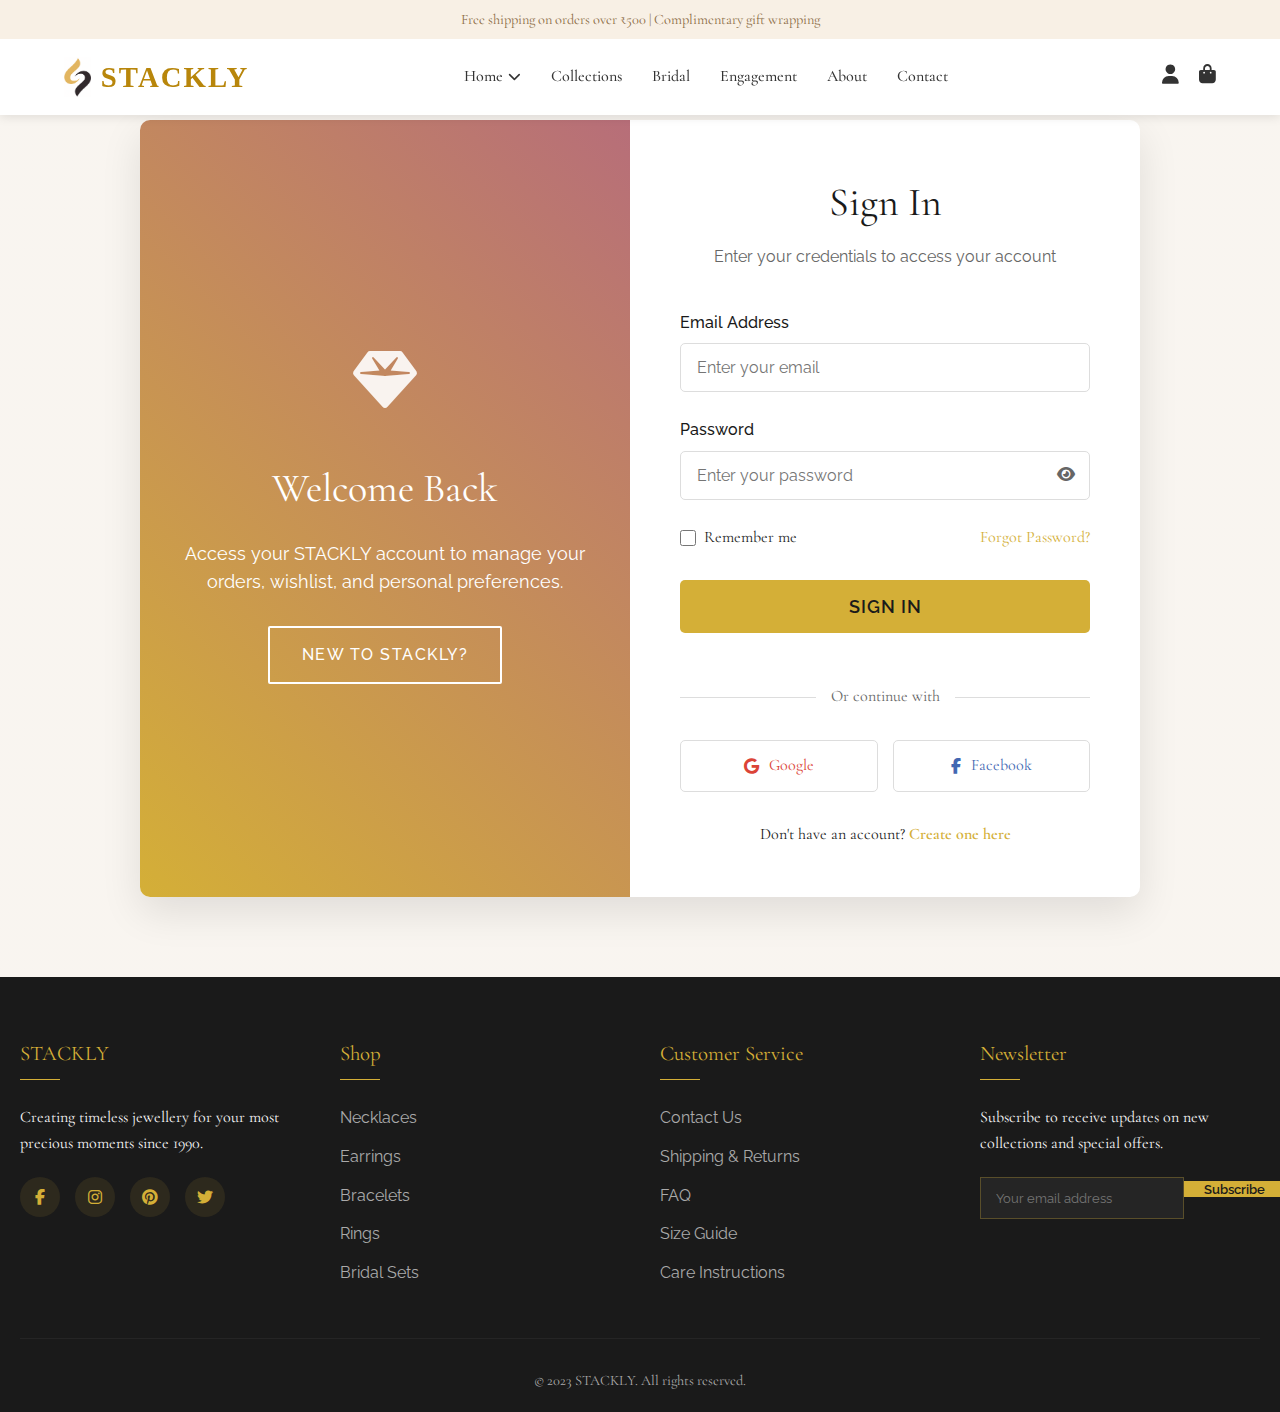
<file: login.html>
<!DOCTYPE html>
<html lang="en">
<head>
    <meta charset="UTF-8">
    <meta name="viewport" content="width=device-width, initial-scale=1.0">
    <title>Login - STACKLY</title>
    <link rel="stylesheet" href="https://cdnjs.cloudflare.com/ajax/libs/font-awesome/6.4.0/css/all.min.css">
    <!-- Add missing fonts -->
    <link href="https://fonts.googleapis.com/css2?family=Cormorant+Garamond:wght@400;500;600&family=Raleway:wght@400;500;600&display=swap" rel="stylesheet">
    <style>
        /* Base Styles */
        * {
            margin: 0;
            padding: 0;
            box-sizing: border-box;
            font-family: 'Cormorant Garamond', 'Times New Roman', serif;
        }

        :root {
            --gold: #D4AF37;
            --rose-gold: #B76E79;
            --silver: #C0C0C0;
            --dark: #1a1a1a;
            --darker: #0d0d0d;
            --light: #f8f8f8;
            --cream: #f9f5f0;
            --transition: all 0.4s ease;
        }

        body {
            background-color: var(--cream);
            color: var(--dark);
            line-height: 1.6;
            overflow-x: hidden;
            min-height: 100vh;
            display: flex;
            flex-direction: column;
        }

        .container {
            width: 100%;
            max-width: 1400px;
            margin: 0 auto;
            padding: 0 20px;
        }

        .btn {
            display: inline-block;
            padding: 14px 32px;
            background-color: transparent;
            color: var(--gold);
            border: 2px solid var(--gold);
            border-radius: 2px;
            font-weight: 500;
            text-decoration: none;
            text-transform: uppercase;
            letter-spacing: 1.5px;
            cursor: pointer;
            transition: var(--transition);
            font-family: 'Raleway', sans-serif;
        }

        .btn:hover {
            background-color: var(--gold);
            color: var(--dark);
        }

        .btn-filled {
            background-color: var(--gold);
            color: var(--dark);
        }

        .btn-filled:hover {
            background-color: transparent;
            color: var(--gold);
        }

        /* Logo styles */
.logo {
    display: flex;
    align-items: center;
    text-decoration: none;
    color: #333;
    font-weight: bold;
    font-size: 1.5rem;
}

.logo-img {
    height: 40px;
    width: auto;
    margin-right: 10px;
}

.logo-text {
    font-family: 'Playfair Display', serif;
}

/* Mobile logo adjustments */
@media (max-width: 768px) {
    .logo-img {
        height: 35px;
    }
    
    .logo-text {
        font-size: 1.3rem;
    }
}

        /* Header Styles */
        header {
            background-color: rgba(255, 255, 255, 0.95);
            box-shadow: 0 2px 10px rgba(0, 0, 0, 0.1);
            position: fixed;
            width: 100%;
            z-index: 1000;
        }

        .top-bar {
            background-color: #f8f0e5;
            padding: 8px 0;
            text-align: center;
            font-size: 0.9rem;
            color: #8c6d46;
        }

        .navbar {
            display: flex;
            justify-content: space-between;
            align-items: center;
            padding: 15px 5%;
            position: relative;
        }

        .logo {
            font-size: 1.8rem;
            font-weight: bold;
            color: #b8860b;
            text-decoration: none;
            letter-spacing: 2px;
        }

        .nav-links {
            display: flex;
            list-style: none;
        }

        .nav-links li {
            margin: 0 15px;
            position: relative;
        }

        .nav-links a {
            text-decoration: none;
            color: #333;
            font-weight: 500;
            font-size: 1rem;
            transition: color 0.3s;
            display: flex;
            align-items: center;
        }

        .nav-links a:hover {
            color: #b8860b;
        }

        /* Dropdown Styles */
        .dropdown {
            position: relative;
        }

        .dropdown-content {
            position: absolute;
            top: 100%;
            left: 0;
            background-color: white;
            min-width: 220px;
            box-shadow: 0 10px 30px rgba(0, 0, 0, 0.1);
            border-radius: 5px;
            opacity: 0;
            visibility: hidden;
            transform: translateY(10px);
            transition: all 0.3s ease;
            z-index: 1000;
            padding: 10px 0;
        }

        .dropdown:hover .dropdown-content {
            opacity: 1;
            visibility: visible;
            transform: translateY(0);
        }

        .dropdown-content a {
            display: block;
            padding: 12px 20px;
            color: #333;
            text-decoration: none;
            transition: all 0.3s;
            font-size: 0.9rem;
            border-bottom: 1px solid rgba(0, 0, 0, 0.05);
        }

        .dropdown-content a:last-child {
            border-bottom: none;
        }

        .dropdown-content a:hover {
            background-color: rgba(184, 134, 11, 0.1);
            color: #b8860b;
            padding-left: 25px;
        }

        .dropdown i {
            margin-left: 5px;
            font-size: 0.8rem;
            transition: transform 0.3s;
        }

        .dropdown:hover i {
            transform: rotate(180deg);
        }

        .nav-icons {
            display: flex;
            gap: 20px;
        }

        .nav-icons a {
            text-decoration: none;
        }

        .nav-icons i {
            font-size: 1.2rem;
            color: #333;
            cursor: pointer;
            transition: color 0.3s;
        }

        .nav-icons i:hover {
            color: #b8860b;
        }

        .menu-toggle {
            display: none;
            font-size: 1.8rem;
            color: #333;
            cursor: pointer;
        }

        /* Login Section */
        .login-section {
            flex: 1;
            display: flex;
            align-items: center;
            justify-content: center;
            padding: 120px 0 80px;
            background: linear-gradient(rgba(249, 245, 240, 0.9), rgba(249, 245, 240, 0.9)), 
                        url('https://images.unsplash.com/photo-1599643478518-a784e5dc4c8f?ixlib=rb-4.0.3&ixid=M3wxMjA3fDB8MHxwaG90by1wYWdlfHx8fGVufDB8fHx8fA%3D%3D&auto=format&fit=crop&w=2070&q=80');
            background-size: cover;
            background-position: center;
        }

        .login-container {
            display: flex;
            max-width: 1000px;
            width: 100%;
            background: white;
            border-radius: 10px;
            overflow: hidden;
            box-shadow: 0 15px 40px rgba(0, 0, 0, 0.1);
        }

        .login-image {
            flex: 1;
            background: linear-gradient(45deg, var(--gold), var(--rose-gold));
            display: flex;
            align-items: center;
            justify-content: center;
            padding: 40px;
            color: white;
            text-align: center;
        }

        .login-image-content h2 {
            font-size: 2.5rem;
            margin-bottom: 20px;
            font-weight: 400;
        }

        .login-image-content p {
            font-size: 1.1rem;
            margin-bottom: 30px;
            font-family: 'Raleway', sans-serif;
        }

        .login-image-icon {
            font-size: 4rem;
            margin-bottom: 20px;
            opacity: 0.9;
        }

        .login-form {
            flex: 1;
            padding: 50px;
            display: flex;
            flex-direction: column;
            justify-content: center;
        }

        .login-header {
            text-align: center;
            margin-bottom: 40px;
        }

        .login-header h1 {
            font-size: 2.5rem;
            color: var(--dark);
            margin-bottom: 10px;
            font-weight: 400;
        }

        .login-header p {
            color: #666;
            font-family: 'Raleway', sans-serif;
        }

        .form-group {
            margin-bottom: 25px;
        }

        .form-group label {
            display: block;
            margin-bottom: 8px;
            font-weight: 500;
            color: var(--dark);
            font-family: 'Raleway', sans-serif;
        }

        .form-control {
            width: 100%;
            padding: 14px 16px;
            border: 1px solid #ddd;
            border-radius: 5px;
            font-size: 1rem;
            transition: var(--transition);
            font-family: 'Raleway', sans-serif;
        }

        .form-control:focus {
            outline: none;
            border-color: var(--gold);
            box-shadow: 0 0 0 2px rgba(212, 175, 55, 0.1);
        }

        .password-input {
            position: relative;
        }

        .toggle-password {
            position: absolute;
            right: 15px;
            top: 50%;
            transform: translateY(-50%);
            background: none;
            border: none;
            color: #666;
            cursor: pointer;
            font-size: 1rem;
        }

        .form-options {
            display: flex;
            justify-content: space-between;
            align-items: center;
            margin-bottom: 30px;
            font-family: 'Raleway', sans-serif;
        }

        .remember-me {
            display: flex;
            align-items: center;
            gap: 8px;
        }

        .remember-me input {
            width: 16px;
            height: 16px;
        }

        .forgot-password {
            color: var(--gold);
            text-decoration: none;
            transition: var(--transition);
        }

        .forgot-password:hover {
            color: var(--rose-gold);
        }

        .login-button {
            width: 100%;
            padding: 16px;
            background-color: var(--gold);
            color: var(--dark);
            border: none;
            border-radius: 5px;
            font-size: 1.1rem;
            font-weight: 600;
            cursor: pointer;
            transition: var(--transition);
            text-transform: uppercase;
            letter-spacing: 1px;
            font-family: 'Raleway', sans-serif;
            margin-bottom: 20px;
        }

        .login-button:hover {
            background-color: var(--rose-gold);
            transform: translateY(-2px);
        }

        .divider {
            text-align: center;
            margin: 30px 0;
            position: relative;
            font-family: 'Raleway', sans-serif;
            color: #666;
        }

        .divider::before {
            content: '';
            position: absolute;
            top: 50%;
            left: 0;
            right: 0;
            height: 1px;
            background: #ddd;
            z-index: 1;
        }

        .divider span {
            background: white;
            padding: 0 15px;
            position: relative;
            z-index: 2;
        }

        .social-login {
            display: flex;
            gap: 15px;
            margin-bottom: 30px;
        }

        .social-btn {
            flex: 1;
            text-decoration: none;
            padding: 12px;
            border: 1px solid #ddd;
            border-radius: 5px;
            background: white;
            cursor: pointer;
            transition: var(--transition);
            display: flex;
            align-items: center;
            justify-content: center;
            gap: 10px;
            font-family: 'Raleway', sans-serif;
        }

        .social-btn:hover {
            border-color: var(--gold);
            transform: translateY(-2px);
        }

        .social-btn.google {
            color: #DB4437;
        }

        .social-btn.facebook {
            color: #4267B2;
        }

        .register-link {
            text-align: center;
            font-family: 'Raleway', sans-serif;
        }

        .register-link a {
            color: var(--gold);
            text-decoration: none;
            font-weight: 600;
            transition: var(--transition);
        }

        .register-link a:hover {
            color: var(--rose-gold);
        }

        /* Footer */
        footer {
            background-color: var(--dark);
            color: var(--light);
            padding: 60px 0 20px;
        }

        .footer-content {
            display: grid;
            grid-template-columns: repeat(auto-fit, minmax(200px, 1fr));
            gap: 40px;
            margin-bottom: 40px;
        }

        .footer-column h3 {
            font-size: 1.3rem;
            margin-bottom: 25px;
            color: var(--gold);
            font-weight: 400;
            position: relative;
            padding-bottom: 10px;
        }

        .footer-column h3::after {
            content: '';
            position: absolute;
            left: 0;
            bottom: 0;
            width: 40px;
            height: 1px;
            background-color: var(--gold);
        }

        .footer-links {
            list-style: none;
        }

        .footer-links li {
            margin-bottom: 12px;
        }

        .footer-links a {
            color: #aaa;
            text-decoration: none;
            transition: var(--transition);
            font-family: 'Raleway', sans-serif;
        }

        .footer-links a:hover {
            color: var(--gold);
            padding-left: 5px;
        }

        .social-icons {
            display: flex;
            gap: 15px;
            margin-top: 20px;
        }

        .social-icons a {
            text-decoration: none;
        }

        .social-icons i {
            display: flex;
            align-items: center;
            justify-content: center;
            width: 40px;
            height: 40px;
            background-color: rgba(212, 175, 55, 0.1);
            border-radius: 50%;
            color: var(--gold);
            text-decoration: none;
            transition: var(--transition);
            cursor: pointer;
        }

        .social-icons i:hover {
            background-color: var(--gold);
            color: var(--dark);
            transform: translateY(-3px);
        }

        .newsletter {
            display: flex;
            margin-top: 20px;
        }

        .newsletter input {
            flex: 1;
            padding: 12px 15px;
            background-color: rgba(255, 255, 255, 0.05);
            border: 1px solid rgba(212, 175, 55, 0.3);
            color: var(--light);
            outline: none;
            font-family: 'Raleway', sans-serif;
        }

        .newsletter button {
            padding: 0 20px;
            background-color: var(--gold);
            color: var(--dark);
            border: none;
            cursor: pointer;
            transition: var(--transition);
            font-family: 'Raleway', sans-serif;
            font-weight: 600;
        }

        .newsletter button:hover {
            background-color: var(--rose-gold);
        }

        .copyright {
            text-align: center;
            padding-top: 30px;
            border-top: 1px solid rgba(255, 255, 255, 0.05);
            color: #aaa;
            font-size: 0.9rem;
            font-family: 'Raleway', sans-serif;
        }

        /* Error message styling */
        .error-message {
            color: #d9534f;
            font-size: 0.9rem;
            margin-top: 5px;
            display: none;
            font-family: 'Raleway', sans-serif;
        }

        .form-group.error .form-control {
            border-color: #d9534f;
        }

        .form-group.error .error-message {
            display: block;
        }

        /* Mobile menu styles */
        .mobile-menu {
            display: none;
            position: absolute;
            top: 100%;
            left: 0;
            width: 100%;
            background-color: white;
            box-shadow: 0 5px 15px rgba(0, 0, 0, 0.1);
            z-index: 999;
        }

        .mobile-menu.active {
            display: block;
        }

        .mobile-menu .nav-links {
            flex-direction: column;
            padding: 20px;
        }

        .mobile-menu .nav-links li {
            margin: 10px 0;
        }

        .mobile-menu .nav-icons {
            display: flex;
            justify-content: center;
            padding: 15px 0;
            border-top: 1px solid #eee;
        }

        /* Responsive Styles */
        @media (max-width: 768px) {
            .navbar {
                padding: 15px 0;
            }
            
            .nav-links, .nav-icons:not(.mobile-nav-icons) {
                display: none;
            }
            
            .menu-toggle {
                display: block;
            }
            
            .login-container {
                flex-direction: column;
                margin: 0 20px;
            }
            
            .login-image {
                padding: 30px;
            }
            
            .login-form {
                padding: 40px 30px;
            }
            
            .social-login {
                flex-direction: column;
            }
        }

        @media (max-width: 576px) {
            .login-section {
                padding: 100px 0 60px;
            }
            
            .login-header h1 {
                font-size: 2rem;
            }
            
            .login-image-content h2 {
                font-size: 2rem;
            }
            
            .form-options {
                flex-direction: column;
                gap: 15px;
                align-items: flex-start;
            }
        }
    </style>
</head>
<body>
    <!-- Header -->
    <header>
        <div class="top-bar">
            Free shipping on orders over ₹500 | Complimentary gift wrapping
        </div>
        <nav class="navbar">
             <a href="index.html" class="logo">
                <img src="./image/Untitled design.png" alt="STACKLY Logo" class="logo-img">
                <span class="logo-text">STACKLY</span>
            </a>
            <ul class="nav-links">
                <li class="dropdown">
                    <a href="index.html">Home <i class="fas fa-chevron-down"></i></a>
                    <div class="dropdown-content">
                        <a href="./index.html">Home Page 1</a>
                        <a href="./home2.html">Home Page 2</a>
                    </div>
                </li>
                <li><a href="./collections.html">Collections</a></li>
                <li><a href="./bridal.html">Bridal</a></li>
                <li><a href="./engagement.html">Engagement</a></li>
                <li><a href="./about.html">About</a></li>
                <li><a href="./contact.html">Contact</a></li>
            </ul>
            <div class="nav-icons">
                <a href="./login.html"><i class="fas fa-user"></i></a>
                <a href="./addtocart.html"><i class="fas fa-shopping-bag"></i></a>
            </div>
            <div class="menu-toggle">
                <i class="fas fa-bars"></i>
            </div>
        </nav>
        <!-- Mobile Menu -->
        <div class="mobile-menu" id="mobileMenu">
            <ul class="nav-links">
                <li><a href="./index.html">Home</a></li>
                <li><a href="./collections.html">Collections</a></li>
                <li><a href="./bridal.html">Bridal</a></li>
                <li><a href="./engagement.html">Engagement</a></li>
                <li><a href="./about.html">About</a></li>
                <li><a href="./contact.html">Contact</a></li>
            </ul>
            <div class="nav-icons mobile-nav-icons">
                <a href="./login.html"><i class="fas fa-user"></i></a>
                <a href="./addtocart.html"><i class="fas fa-shopping-bag"></i></a>
            </div>
        </div>
    </header>

    <!-- Login Section -->
    <section class="login-section">
        <div class="login-container">
            <div class="login-image">
                <div class="login-image-content">
                    <div class="login-image-icon">
                        <i class="fas fa-gem"></i>
                    </div>
                    <h2>Welcome Back</h2>
                    <p>Access your STACKLY account to manage your orders, wishlist, and personal preferences.</p>
                    <a href="./signup.html"><div class="btn" style="border-color: white; color: white;">New to STACKLY?</div></a>
                </div>
            </div>
            <div class="login-form">
                <div class="login-header">
                    <h1>Sign In</h1>
                    <p>Enter your credentials to access your account</p>
                </div>
                
                <form id="loginForm">
                    <div class="form-group" id="emailGroup">
                        <label for="email">Email Address</label>
                        <input type="email" id="email" class="form-control" placeholder="Enter your email" required>
                        <div class="error-message" id="emailError">Please enter a valid email address</div>
                    </div>
                    
                    <div class="form-group" id="passwordGroup">
                        <label for="password">Password</label>
                        <div class="password-input">
                            <input type="password" id="password" class="form-control" placeholder="Enter your password" required>
                            <button type="button" class="toggle-password" id="togglePassword" aria-label="Toggle password visibility">
                                <i class="fas fa-eye"></i>
                            </button>
                        </div>
                        <div class="error-message" id="passwordError">Password must be at least 6 characters</div>
                    </div>
                    
                    <div class="form-options">
                        <div class="remember-me">
                            <input type="checkbox" id="remember">
                            <label for="remember">Remember me</label>
                        </div>
                        <a href="./forgot-password.html" class="forgot-password">Forgot Password?</a>
                    </div>
                    
                    <button type="submit" class="login-button">Sign In</button>
                </form>
                
                <div class="divider">
                    <span>Or continue with</span>
                </div>
                
                <div class="social-login">
                    <a href="#" class="social-btn google" id="googleLogin">
                        <i class="fab fa-google"></i>
                        <span>Google</span>
                    </a>
                    <a href="#" class="social-btn facebook" id="facebookLogin">
                        <i class="fab fa-facebook-f"></i>
                        <span>Facebook</span>
                    </a>
                </div>
                
                <div class="register-link">
                    <p>Don't have an account? <a href="./signup.html">Create one here</a></p>
                </div>
            </div>
        </div>
    </section>

    <!-- Footer -->
    <footer>
        <div class="container">
            <div class="footer-content">
                <div class="footer-column">
                    <h3>STACKLY</h3>
                    <p>Creating timeless jewellery for your most precious moments since 1990.</p>
                    <div class="social-icons">
                        <a href="https://facebook.com" aria-label="Facebook"><i class="fab fa-facebook-f"></i></a>
                        <a href="https://instagram.com" aria-label="Instagram"><i class="fab fa-instagram"></i></a>
                        <a href="https://pinterest.com" aria-label="Pinterest"><i class="fab fa-pinterest"></i></a>
                        <a href="https://twitter.com" aria-label="Twitter"><i class="fab fa-twitter"></i></a>
                    </div>
                </div>
                <div class="footer-column">
                    <h3>Shop</h3>
                    <ul class="footer-links">
                        <li><a href="./collections.html">Necklaces</a></li>
                        <li><a href="./collections.html">Earrings</a></li>
                        <li><a href="./collections.html">Bracelets</a></li>
                        <li><a href="./collections.html">Rings</a></li>
                        <li><a href="./bridal.html">Bridal Sets</a></li>
                    </ul>
                </div>
                <div class="footer-column">
                    <h3>Customer Service</h3>
                    <ul class="footer-links">
                        <li><a href="./contact.html">Contact Us</a></li>
                        <li><a href="./shipping.html">Shipping & Returns</a></li>
                        <li><a href="./faq.html">FAQ</a></li>
                        <li><a href="./size-guide.html">Size Guide</a></li>
                        <li><a href="./care.html">Care Instructions</a></li>
                    </ul>
                </div>
                <div class="footer-column">
                    <h3>Newsletter</h3>
                    <p>Subscribe to receive updates on new collections and special offers.</p>
                    <div class="newsletter">
                        <input type="email" placeholder="Your email address" id="newsletterEmail">
                       <a href="./404.html"><button type="button" class="subscribe-btn">Subscribe</button></a>
                    </div>
                </div>
            </div>
            <div class="copyright">
                <p>&copy; 2023 STACKLY. All rights reserved.</p>
            </div>
        </div>
    </footer>

    <script>
        // Mobile menu toggle
        document.querySelector('.menu-toggle').addEventListener('click', function() {
            const mobileMenu = document.getElementById('mobileMenu');
            mobileMenu.classList.toggle('active');
            
            // Toggle menu icon
            const icon = this.querySelector('i');
            if (mobileMenu.classList.contains('active')) {
                icon.classList.remove('fa-bars');
                icon.classList.add('fa-times');
            } else {
                icon.classList.remove('fa-times');
                icon.classList.add('fa-bars');
            }
        });

        // Toggle password visibility
        const togglePassword = document.getElementById('togglePassword');
        const passwordInput = document.getElementById('password');

        togglePassword.addEventListener('click', function() {
            const type = passwordInput.getAttribute('type') === 'password' ? 'text' : 'password';
            passwordInput.setAttribute('type', type);
            
            // Toggle eye icon
            const icon = this.querySelector('i');
            if (type === 'password') {
                icon.classList.remove('fa-eye-slash');
                icon.classList.add('fa-eye');
            } else {
                icon.classList.remove('fa-eye');
                icon.classList.add('fa-eye-slash');
            }
        });

        // Form validation
        function validateEmail(email) {
            const re = /^[^\s@]+@[^\s@]+\.[^\s@]+$/;
            return re.test(email);
        }

        function validatePassword(password) {
            return password.length >= 6;
        }

        function showError(elementId, message) {
            const element = document.getElementById(elementId);
            element.textContent = message;
            element.parentElement.classList.add('error');
        }

        function clearError(elementId) {
            const element = document.getElementById(elementId);
            element.textContent = '';
            element.parentElement.classList.remove('error');
        }

        // Form submission
        document.getElementById('loginForm').addEventListener('submit', function(e) {
            e.preventDefault();
            
            const email = document.getElementById('email').value;
            const password = document.getElementById('password').value;
            
            let isValid = true;
            
            // Email validation
            if (!email) {
                showError('emailError', 'Email is required');
                isValid = false;
            } else if (!validateEmail(email)) {
                showError('emailError', 'Please enter a valid email address');
                isValid = false;
            } else {
                clearError('emailError');
            }
            
            // Password validation
            if (!password) {
                showError('passwordError', 'Password is required');
                isValid = false;
            } else if (!validatePassword(password)) {
                showError('passwordError', 'Password must be at least 6 characters');
                isValid = false;
            } else {
                clearError('passwordError');
            }
            
            if (isValid) {
                // In a real application, you would send this data to a server
                console.log('Login attempt:', { email, password });
                
                // Simulate successful login
                alert('Login successful! Redirecting...');
                
                // Redirect to account page or previous page
                // window.location.href = './account.html';
            }
        });

        // Social login buttons
        document.getElementById('googleLogin').addEventListener('click', function(e) {
            e.preventDefault();
            alert('Redirecting to Google authentication...');
            // In a real application, you would redirect to OAuth flow
        });

        document.getElementById('facebookLogin').addEventListener('click', function(e) {
            e.preventDefault();
            alert('Redirecting to Facebook authentication...');
            // In a real application, you would redirect to OAuth flow
        });

        // Newsletter subscription
        document.querySelector('.subscribe-btn').addEventListener('click', function() {
            const emailInput = document.getElementById('newsletterEmail');
            const email = emailInput.value;
            
            if (email && validateEmail(email)) {
                alert('Thank you for subscribing to our newsletter!');
                emailInput.value = '';
            } else {
                alert('Please enter a valid email address');
            }
        });

        // Prevent form submission when pressing Enter in newsletter input
        document.getElementById('newsletterEmail').addEventListener('keypress', function(e) {
            if (e.key === 'Enter') {
                e.preventDefault();
                document.querySelector('.subscribe-btn').click();
            }
        });
    </script>
</body>
</html>
</file>
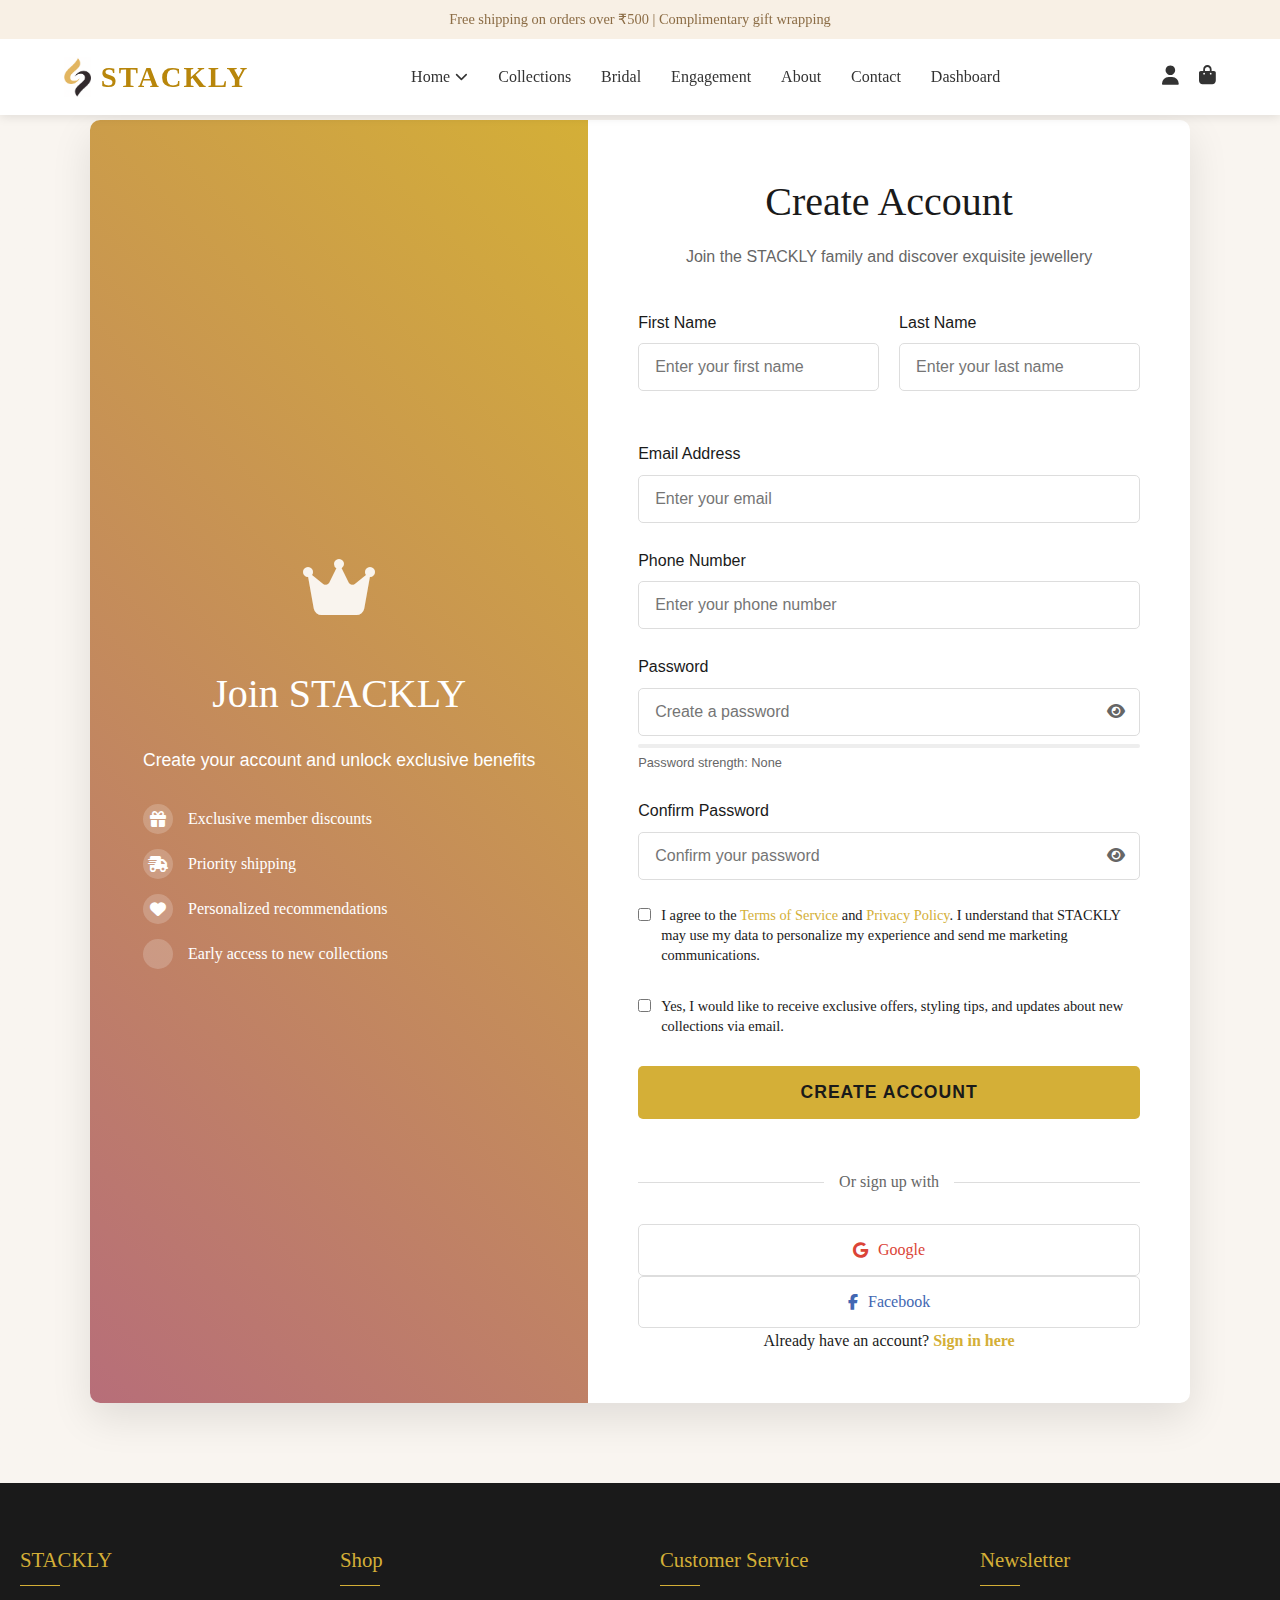
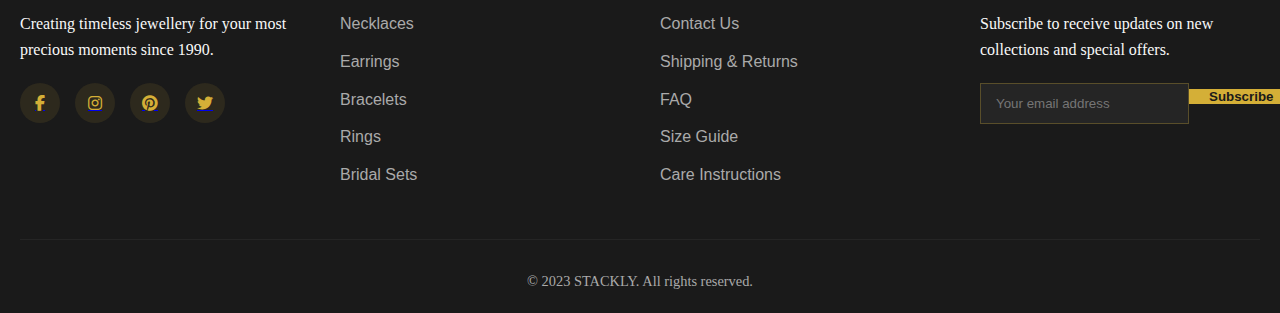
<file: signup.html>
<!DOCTYPE html>
<html lang="en">
<head>
    <meta charset="UTF-8">
    <meta name="viewport" content="width=device-width, initial-scale=1.0">
    <title>Sign Up - STACKLY</title>
    <link rel="stylesheet" href="https://cdnjs.cloudflare.com/ajax/libs/font-awesome/6.4.0/css/all.min.css">
    <style>
        /* Base Styles */
        * {
            margin: 0;
            padding: 0;
            box-sizing: border-box;
            font-family: 'Cormorant Garamond', 'Times New Roman', serif;
        }

        :root {
            --gold: #D4AF37;
            --rose-gold: #B76E79;
            --silver: #C0C0C0;
            --dark: #1a1a1a;
            --darker: #0d0d0d;
            --light: #f8f8f8;
            --cream: #f9f5f0;
            --transition: all 0.4s ease;
        }

        body {
            background-color: var(--cream);
            color: var(--dark);
            line-height: 1.6;
            overflow-x: hidden;
            min-height: 100vh;
            display: flex;
            flex-direction: column;
        }

        .container {
            width: 100%;
            max-width: 1400px;
            margin: 0 auto;
            padding: 0 20px;
        }

        .btn {
            display: inline-block;
            padding: 14px 32px;
            background-color: transparent;
            color: var(--gold);
            border: 2px solid var(--gold);
            border-radius: 2px;
            font-weight: 500;
            text-decoration: none;
            text-transform: uppercase;
            letter-spacing: 1.5px;
            cursor: pointer;
            transition: var(--transition);
            font-family: 'Raleway', sans-serif;
        }

        .btn:hover {
            background-color: var(--gold);
            color: var(--dark);
        }

        .btn-filled {
            background-color: var(--gold);
            color: var(--dark);
        }

        .btn-filled:hover {
            background-color: transparent;
            color: var(--gold);
        }

        /* Logo styles */
.logo {
    display: flex;
    align-items: center;
    text-decoration: none;
    color: #333;
    font-weight: bold;
    font-size: 1.5rem;
}

.logo-img {
    height: 40px;
    width: auto;
    margin-right: 10px;
}

.logo-text {
    font-family: 'Playfair Display', serif;
}

/* Mobile logo adjustments */
@media (max-width: 768px) {
    .logo-img {
        height: 35px;
    }
    
    .logo-text {
        font-size: 1.3rem;
    }
}

        /* Header Styles */
        header {
            background-color: rgba(255, 255, 255, 0.95);
            box-shadow: 0 2px 10px rgba(0, 0, 0, 0.1);
            position: fixed;
            width: 100%;
            z-index: 1000;
        }

        .top-bar {
            background-color: #f8f0e5;
            padding: 8px 0;
            text-align: center;
            font-size: 0.9rem;
            color: #8c6d46;
        }

        .navbar {
            display: flex;
            justify-content: space-between;
            align-items: center;
            padding: 15px 5%;
        }

        .logo {
            font-size: 1.8rem;
            font-weight: bold;
            color: #b8860b;
            text-decoration: none;
            letter-spacing: 2px;
        }

        .nav-links {
            display: flex;
            list-style: none;
        }

        .nav-links li {
            margin: 0 15px;
            position: relative;
        }

        .nav-links a {
            text-decoration: none;
            color: #333;
            font-weight: 500;
            font-size: 1rem;
            transition: color 0.3s;
            display: flex;
            align-items: center;
        }

        .nav-links a:hover {
            color: #b8860b;
        }

        /* Dropdown Styles */
        .dropdown {
            position: relative;
        }

        .dropdown-content {
            position: absolute;
            top: 100%;
            left: 0;
            background-color: white;
            min-width: 220px;
            box-shadow: 0 10px 30px rgba(0, 0, 0, 0.1);
            border-radius: 5px;
            opacity: 0;
            visibility: hidden;
            transform: translateY(10px);
            transition: all 0.3s ease;
            z-index: 1000;
            padding: 10px 0;
        }

        .dropdown:hover .dropdown-content {
            opacity: 1;
            visibility: visible;
            transform: translateY(0);
        }

        .dropdown-content a {
            display: block;
            padding: 12px 20px;
            color: #333;
            text-decoration: none;
            transition: all 0.3s;
            font-size: 0.9rem;
            border-bottom: 1px solid rgba(0, 0, 0, 0.05);
        }

        .dropdown-content a:last-child {
            border-bottom: none;
        }

        .dropdown-content a:hover {
            background-color: rgba(184, 134, 11, 0.1);
            color: #b8860b;
            padding-left: 25px;
        }

        .dropdown i {
            margin-left: 5px;
            font-size: 0.8rem;
            transition: transform 0.3s;
        }

        .dropdown:hover i {
            transform: rotate(180deg);
        }

        .nav-icons {
            display: flex;
            gap: 20px;
        }

        .nav-icons i {
            font-size: 1.2rem;
            color: #333;
            cursor: pointer;
            transition: color 0.3s;
        }

        .nav-icons i:hover {
            color: #b8860b;
        }

        .menu-toggle {
            display: none;
            font-size: 1.8rem;
            color: #333;
            cursor: pointer;
        }

        /* Signup Section */
        .signup-section {
            flex: 1;
            display: flex;
            align-items: center;
            justify-content: center;
            padding: 120px 0 80px;
            background: linear-gradient(rgba(249, 245, 240, 0.9), rgba(249, 245, 240, 0.9)), 
                        url('https://images.unsplash.com/photo-1515562141207-7a88fb7ce338?ixlib=rb-4.0.3&ixid=M3wxMjA3fDB8MHxwaG90by1wYWdlfHx8fGVufDB8fHx8fA%3D%3D&auto=format&fit=crop&w=2070&q=80');
            background-size: cover;
            background-position: center;
        }

        .signup-container {
            display: flex;
            max-width: 1100px;
            width: 100%;
            background: white;
            border-radius: 10px;
            overflow: hidden;
            box-shadow: 0 15px 40px rgba(0, 0, 0, 0.1);
        }

        .signup-image {
            flex: 1;
            background: linear-gradient(45deg, var(--rose-gold), var(--gold));
            display: flex;
            align-items: center;
            justify-content: center;
            padding: 40px;
            color: white;
            text-align: center;
            position: relative;
        }

        .signup-image::before {
            content: '';
            position: absolute;
            top: 0;
            left: 0;
            right: 0;
            bottom: 0;
            background: url('https://images.unsplash.com/photo-1599643478518-a784e5dc4c8f?ixlib=rb-4.0.3&ixid=M3wxMjA3fDB8MHxwaG90by1wYWdlfHx8fGVufDB8fHx8fA%3D%3D&auto=format&fit=crop&w=1974&q=80');
            background-size: cover;
            background-position: center;
            opacity: 0.2;
        }

        .signup-image-content {
            position: relative;
            z-index: 2;
        }

        .signup-image-content h2 {
            font-size: 2.5rem;
            margin-bottom: 20px;
            font-weight: 400;
        }

        .signup-image-content p {
            font-size: 1.1rem;
            margin-bottom: 30px;
            font-family: 'Raleway', sans-serif;
        }

        .signup-image-icon {
            font-size: 4rem;
            margin-bottom: 20px;
            opacity: 0.9;
        }

        .benefits-list {
            text-align: left;
            margin-top: 30px;
        }

        .benefit-item {
            display: flex;
            align-items: center;
            gap: 15px;
            margin-bottom: 15px;
            font-family: 'Raleway', sans-serif;
        }

        .benefit-icon {
            width: 30px;
            height: 30px;
            background: rgba(255, 255, 255, 0.2);
            border-radius: 50%;
            display: flex;
            align-items: center;
            justify-content: center;
            flex-shrink: 0;
        }

        .signup-form {
            flex: 1.2;
            padding: 50px;
            display: flex;
            flex-direction: column;
            justify-content: center;
        }

        .signup-header {
            text-align: center;
            margin-bottom: 40px;
        }

        .signup-header h1 {
            font-size: 2.5rem;
            color: var(--dark);
            margin-bottom: 10px;
            font-weight: 400;
        }

        .signup-header p {
            color: #666;
            font-family: 'Raleway', sans-serif;
        }

        .form-row {
            display: flex;
            gap: 20px;
            margin-bottom: 25px;
        }

        .form-group {
            flex: 1;
            margin-bottom: 25px;
        }

        .form-group.full-width {
            flex: 1 1 100%;
        }

        .form-group label {
            display: block;
            margin-bottom: 8px;
            font-weight: 500;
            color: var(--dark);
            font-family: 'Raleway', sans-serif;
        }

        .form-control {
            width: 100%;
            padding: 14px 16px;
            border: 1px solid #ddd;
            border-radius: 5px;
            font-size: 1rem;
            transition: var(--transition);
            font-family: 'Raleway', sans-serif;
        }

        .form-control:focus {
            outline: none;
            border-color: var(--gold);
            box-shadow: 0 0 0 2px rgba(212, 175, 55, 0.1);
        }

        .password-input {
            position: relative;
        }

        .toggle-password {
            position: absolute;
            right: 15px;
            top: 50%;
            transform: translateY(-50%);
            background: none;
            border: none;
            color: #666;
            cursor: pointer;
            font-size: 1rem;
        }

        .password-strength {
            margin-top: 8px;
            height: 4px;
            background: #eee;
            border-radius: 2px;
            overflow: hidden;
        }

        .password-strength-bar {
            height: 100%;
            width: 0%;
            background: #e74c3c;
            transition: var(--transition);
        }

        .password-strength.weak .password-strength-bar {
            width: 33%;
            background: #e74c3c;
        }

        .password-strength.medium .password-strength-bar {
            width: 66%;
            background: #f39c12;
        }

        .password-strength.strong .password-strength-bar {
            width: 100%;
            background: #27ae60;
        }

        .password-strength-text {
            font-size: 0.8rem;
            margin-top: 5px;
            font-family: 'Raleway', sans-serif;
            color: #666;
        }

        .form-options {
            margin-bottom: 30px;
            font-family: 'Raleway', sans-serif;
        }

        .terms-agreement {
            display: flex;
            align-items: flex-start;
            gap: 10px;
        }

        .terms-agreement input {
            margin-top: 3px;
            flex-shrink: 0;
        }

        .terms-agreement label {
            font-size: 0.9rem;
            line-height: 1.4;
        }

        .terms-agreement a {
            color: var(--gold);
            text-decoration: none;
            transition: var(--transition);
        }

        .terms-agreement a:hover {
            color: var(--rose-gold);
        }

        .signup-button {
            width: 100%;
            padding: 16px;
            background-color: var(--gold);
            color: var(--dark);
            border: none;
            border-radius: 5px;
            font-size: 1.1rem;
            font-weight: 600;
            cursor: pointer;
            transition: var(--transition);
            text-transform: uppercase;
            letter-spacing: 1px;
            font-family: 'Raleway', sans-serif;
            margin-bottom: 20px;
        }

        .signup-button:hover {
            background-color: var(--rose-gold);
            transform: translateY(-2px);
        }

        .divider {
            text-align: center;
            margin: 30px 0;
            position: relative;
            font-family: 'Raleway', sans-serif;
            color: #666;
        }

        .divider::before {
            content: '';
            position: absolute;
            top: 50%;
            left: 0;
            right: 0;
            height: 1px;
            background: #ddd;
            z-index: 1;
        }

        .divider span {
            background: white;
            padding: 0 15px;
            position: relative;
            z-index: 2;
        }

        .social-signup {
            display: flex;
            gap: 15px;
            margin-bottom: 30px;
        }

        .social-btn {
            flex: 1;
            text-decoration: none;
            padding: 12px;
            border: 1px solid #ddd;
            border-radius: 5px;
            background: white;
            cursor: pointer;
            transition: var(--transition);
            display: flex;
            align-items: center;
            justify-content: center;
            gap: 10px;
            font-family: 'Raleway', sans-serif;
        }

        .social-btn:hover {
            border-color: var(--gold);
            transform: translateY(-2px);
        }

        .social-btn.google {
            color: #DB4437;
        }

        .social-btn.facebook {
            color: #4267B2;
        }

        .login-link {
            text-align: center;
            font-family: 'Raleway', sans-serif;
        }

        .login-link a {
            color: var(--gold);
            text-decoration: none;
            font-weight: 600;
            transition: var(--transition);
        }

        .login-link a:hover {
            color: var(--rose-gold);
        }

        /* Footer */
        footer {
            background-color: var(--dark);
            color: var(--light);
            padding: 60px 0 20px;
        }

        .footer-content {
            display: grid;
            grid-template-columns: repeat(auto-fit, minmax(200px, 1fr));
            gap: 40px;
            margin-bottom: 40px;
        }

        .footer-column h3 {
            font-size: 1.3rem;
            margin-bottom: 25px;
            color: var(--gold);
            font-weight: 400;
            position: relative;
            padding-bottom: 10px;
        }

        .footer-column h3::after {
            content: '';
            position: absolute;
            left: 0;
            bottom: 0;
            width: 40px;
            height: 1px;
            background-color: var(--gold);
        }

        .footer-links {
            list-style: none;
        }

        .footer-links li {
            margin-bottom: 12px;
        }

        .footer-links a {
            color: #aaa;
            text-decoration: none;
            transition: var(--transition);
            font-family: 'Raleway', sans-serif;
        }

        .footer-links a:hover {
            color: var(--gold);
            padding-left: 5px;
        }

        .social-icons {
            display: flex;
            gap: 15px;
            margin-top: 20px;
        }

        .social-icons i {
            display: flex;
            align-items: center;
            justify-content: center;
            width: 40px;
            height: 40px;
            background-color: rgba(212, 175, 55, 0.1);
            border-radius: 50%;
            color: var(--gold);
            text-decoration: none;
            transition: var(--transition);
            cursor: pointer;
        }

        .social-icons i:hover {
            background-color: var(--gold);
            color: var(--dark);
            transform: translateY(-3px);
        }

        .newsletter {
            display: flex;
            margin-top: 20px;
        }

        .newsletter input {
            flex: 1;
            padding: 12px 15px;
            background-color: rgba(255, 255, 255, 0.05);
            border: 1px solid rgba(212, 175, 55, 0.3);
            color: var(--light);
            outline: none;
            font-family: 'Raleway', sans-serif;
        }

        .newsletter button {
            padding: 0 20px;
            background-color: var(--gold);
            color: var(--dark);
            border: none;
            cursor: pointer;
            transition: var(--transition);
            font-family: 'Raleway', sans-serif;
            font-weight: 600;
        }

        .newsletter button:hover {
            background-color: var(--rose-gold);
        }

        .copyright {
            text-align: center;
            padding-top: 30px;
            border-top: 1px solid rgba(255, 255, 255, 0.05);
            color: #aaa;
            font-size: 0.9rem;
            font-family: 'Raleway', sans-serif;
        }

        /* Responsive Styles */
        @media (max-width: 768px) {
            .navbar {
                padding: 15px 0;
            }
            
            .nav-links, .nav-icons {
                display: none;
            }
            
            .menu-toggle {
                display: block;
            }
            
            .signup-container {
                flex-direction: column;
                margin: 0 20px;
            }
            
            .signup-image {
                padding: 30px;
            }
            
            .signup-form {
                padding: 40px 30px;
            }
            
            .form-row {
                flex-direction: column;
                gap: 0;
            }
            
            .social-signup {
                flex-direction: column;
            }
        }

        @media (max-width: 576px) {
            .signup-section {
                padding: 100px 0 60px;
            }
            
            .signup-header h1 {
                font-size: 2rem;
            }
            
            .signup-image-content h2 {
                font-size: 2rem;
            }
        }
    </style>
</head>
<body>
    <!-- Header -->
    <header>
        <div class="top-bar">
            Free shipping on orders over ₹500 | Complimentary gift wrapping
        </div>
        <nav class="navbar">
             <a href="index.html" class="logo">
                <img src="./image/Untitled design.png" alt="STACKLY Logo" class="logo-img">
                <span class="logo-text">STACKLY</span>
            </a>
            <ul class="nav-links">
                <li class="dropdown">
                    <a href="index.html">Home <i class="fas fa-chevron-down"></i></a>
                    <div class="dropdown-content">
                        <a href="./index.html">Home Page 1</a>
                        <a href="./home2.html">Home Page 2</a>
                    </div>
                </li>
                <li><a href="./collections.html">Collections</a></li>
                <li><a href="./bridal.html">Bridal</a></li>
                <li><a href="./engagement.html">Engagement</a></li>
                <li><a href="./about.html">About</a></li>
                <li><a href="./contact.html">Contact</a></li>
                <li><a href="./dashboard.html">Dashboard</a></li>
            </ul>
            <div class="nav-icons">
                <a href="./login.html"><i class="fas fa-user"></i></a>
                <a href="./addtocart.html"><i class="fas fa-shopping-bag"></i></a>
            </div>
            <div class="menu-toggle">
                <i class="fas fa-bars"></i>
            </div>
        </nav>
    </header>

    <!-- Signup Section -->
    <section class="signup-section">
        <div class="signup-container">
            <div class="signup-image">
                <div class="signup-image-content">
                    <div class="signup-image-icon">
                        <i class="fas fa-crown"></i>
                    </div>
                    <h2>Join STACKLY</h2>
                    <p>Create your account and unlock exclusive benefits</p>
                    
                    <div class="benefits-list">
                        <div class="benefit-item">
                            <div class="benefit-icon">
                                <i class="fas fa-gift"></i>
                            </div>
                            <span>Exclusive member discounts</span>
                        </div>
                        <div class="benefit-item">
                            <div class="benefit-icon">
                                <i class="fas fa-shipping-fast"></i>
                            </div>
                            <span>Priority shipping</span>
                        </div>
                        <div class="benefit-item">
                            <div class="benefit-icon">
                                <i class="fas fa-heart"></i>
                            </div>
                            <span>Personalized recommendations</span>
                        </div>
                        <div class="benefit-item">
                            <div class="benefit-icon">
                                <i class="fas fa-calendar-star"></i>
                            </div>
                            <span>Early access to new collections</span>
                        </div>
                    </div>
                </div>
            </div>
            <div class="signup-form">
                <div class="signup-header">
                    <h1>Create Account</h1>
                    <p>Join the STACKLY family and discover exquisite jewellery</p>
                </div>
                
                <form id="signupForm">
                    <div class="form-row">
                        <div class="form-group">
                            <label for="firstName">First Name</label>
                            <input type="text" id="firstName" class="form-control" placeholder="Enter your first name" required>
                        </div>
                        
                        <div class="form-group">
                            <label for="lastName">Last Name</label>
                            <input type="text" id="lastName" class="form-control" placeholder="Enter your last name" required>
                        </div>
                    </div>
                    
                    <div class="form-group">
                        <label for="email">Email Address</label>
                        <input type="email" id="email" class="form-control" placeholder="Enter your email" required>
                    </div>
                    
                    <div class="form-group">
                        <label for="phone">Phone Number</label>
                        <input type="tel" id="phone" class="form-control" placeholder="Enter your phone number">
                    </div>
                    
                    <div class="form-group">
                        <label for="password">Password</label>
                        <div class="password-input">
                            <input type="password" id="password" class="form-control" placeholder="Create a password" required>
                            <button type="button" class="toggle-password" id="togglePassword">
                                <i class="fas fa-eye"></i>
                            </button>
                        </div>
                        <div class="password-strength" id="passwordStrength">
                            <div class="password-strength-bar"></div>
                        </div>
                        <div class="password-strength-text" id="passwordStrengthText">
                            Password strength: None
                        </div>
                    </div>
                    
                    <div class="form-group">
                        <label for="confirmPassword">Confirm Password</label>
                        <div class="password-input">
                            <input type="password" id="confirmPassword" class="form-control" placeholder="Confirm your password" required>
                            <button type="button" class="toggle-password" id="toggleConfirmPassword">
                                <i class="fas fa-eye"></i>
                            </button>
                        </div>
                        <div class="password-match" id="passwordMatch"></div>
                    </div>
                    
                    <div class="form-options">
                        <div class="terms-agreement">
                            <input type="checkbox" id="terms" required>
                            <label for="terms">
                                I agree to the <a href="./terms.html">Terms of Service</a> and <a href="./privacy.html">Privacy Policy</a>. I understand that STACKLY may use my data to personalize my experience and send me marketing communications.
                            </label>
                        </div>
                    </div>
                    
                    <div class="form-options">
                        <div class="terms-agreement">
                            <input type="checkbox" id="newsletter">
                            <label for="newsletter">
                                Yes, I would like to receive exclusive offers, styling tips, and updates about new collections via email.
                            </label>
                        </div>
                    </div>
                    
                    <button type="submit" class="signup-button">Create Account</button>
                </form>
                
                <div class="divider">
                    <span>Or sign up with</span>
                </div>
                
                <div class="social-login">
    <a href="./404.html" class="social-btn google">
        <i class="fab fa-google"></i>
        <span>Google</span>
    </a>
    <a href="./404.html" class="social-btn facebook">
        <i class="fab fa-facebook-f"></i>
        <span>Facebook</span>
    </a>
</div>
                
                <div class="login-link">
                    <p>Already have an account? <a href="./login.html">Sign in here</a></p>
                </div>
            </div>
        </div>
    </section>

    <!-- Footer -->
    <footer>
        <div class="container">
            <div class="footer-content">
                <div class="footer-column">
                    <h3>STACKLY</h3>
                    <p>Creating timeless jewellery for your most precious moments since 1990.</p>
                    <div class="social-icons">
                        <a href="./404.html"><i class="fab fa-facebook-f"></i></a>
                        <a href="./404.html"><i class="fab fa-instagram"></i></a>
                        <a href="./404.html"><i class="fab fa-pinterest"></i></a>
                        <a href="./404.html"><i class="fab fa-twitter"></i></a>
                    </div>
                </div>
                <div class="footer-column">
                    <h3>Shop</h3>
                    <ul class="footer-links">
                        <li><a href="./404.html">Necklaces</a></li>
                        <li><a href="./404.html">Earrings</a></li>
                        <li><a href="./404.html">Bracelets</a></li>
                        <li><a href="./404.html">Rings</a></li>
                        <li><a href="./404.html">Bridal Sets</a></li>
                    </ul>
                </div>
                <div class="footer-column">
                    <h3>Customer Service</h3>
                    <ul class="footer-links">
                        <li><a href="./404.html">Contact Us</a></li>
                        <li><a href="./404.html">Shipping & Returns</a></li>
                        <li><a href="./404.html">FAQ</a></li>
                        <li><a href="./404.html">Size Guide</a></li>
                        <li><a href="./404.html">Care Instructions</a></li>
                    </ul>
                </div>
                <div class="footer-column">
                    <h3>Newsletter</h3>
                    <p>Subscribe to receive updates on new collections and special offers.</p>
                    <div class="newsletter">
                        <input type="email" placeholder="Your email address">
                        <a href="./404.html"><button class="Subscribe">Subscribe</button></a>
                    </div>
                </div>
            </div>
            <div class="copyright">
                <p>&copy; 2023 STACKLY. All rights reserved.</p>
            </div>
        </div>
    </footer>

    <script>
        // Mobile menu toggle
        document.querySelector('.menu-toggle').addEventListener('click', function() {
            document.querySelector('.nav-links').classList.toggle('active');
            document.querySelector('.nav-icons').classList.toggle('active');
        });

        // Toggle password visibility
        const togglePassword = document.getElementById('togglePassword');
        const passwordInput = document.getElementById('password');
        const toggleConfirmPassword = document.getElementById('toggleConfirmPassword');
        const confirmPasswordInput = document.getElementById('confirmPassword');

        togglePassword.addEventListener('click', function() {
            const type = passwordInput.getAttribute('type') === 'password' ? 'text' : 'password';
            passwordInput.setAttribute('type', type);
            
            // Toggle eye icon
            const icon = this.querySelector('i');
            if (type === 'password') {
                icon.classList.remove('fa-eye-slash');
                icon.classList.add('fa-eye');
            } else {
                icon.classList.remove('fa-eye');
                icon.classList.add('fa-eye-slash');
            }
        });

        toggleConfirmPassword.addEventListener('click', function() {
            const type = confirmPasswordInput.getAttribute('type') === 'password' ? 'text' : 'password';
            confirmPasswordInput.setAttribute('type', type);
            
            // Toggle eye icon
            const icon = this.querySelector('i');
            if (type === 'password') {
                icon.classList.remove('fa-eye-slash');
                icon.classList.add('fa-eye');
            } else {
                icon.classList.remove('fa-eye');
                icon.classList.add('fa-eye-slash');
            }
        });

        // Password strength checker
        passwordInput.addEventListener('input', function() {
            const password = this.value;
            const strengthBar = document.querySelector('.password-strength-bar');
            const strengthText = document.getElementById('passwordStrengthText');
            const strengthContainer = document.getElementById('passwordStrength');
            
            let strength = 0;
            let text = 'Password strength: ';
            
            // Check password length
            if (password.length >= 8) strength += 25;
            if (password.length >= 12) strength += 25;
            
            // Check for character variety
            if (/[a-z]/.test(password)) strength += 15;
            if (/[A-Z]/.test(password)) strength += 15;
            if (/[0-9]/.test(password)) strength += 10;
            if (/[^a-zA-Z0-9]/.test(password)) strength += 10;
            
            // Update strength bar and text
            strengthBar.style.width = strength + '%';
            
            if (strength < 40) {
                strengthContainer.className = 'password-strength weak';
                text += 'Weak';
            } else if (strength < 70) {
                strengthContainer.className = 'password-strength medium';
                text += 'Medium';
            } else {
                strengthContainer.className = 'password-strength strong';
                text += 'Strong';
            }
            
            strengthText.textContent = text;
        });

        // Password match checker
        confirmPasswordInput.addEventListener('input', function() {
            const password = passwordInput.value;
            const confirmPassword = this.value;
            const matchDiv = document.getElementById('passwordMatch');
            
            if (confirmPassword === '') {
                matchDiv.textContent = '';
                matchDiv.style.color = '';
            } else if (password === confirmPassword) {
                matchDiv.textContent = '✓ Passwords match';
                matchDiv.style.color = '#27ae60';
            } else {
                matchDiv.textContent = '✗ Passwords do not match';
                matchDiv.style.color = '#e74c3c';
            }
        });

        // Form submission
        document.getElementById('signupForm').addEventListener('submit', function(e) {
            e.preventDefault();
            
            const firstName = document.getElementById('firstName').value;
            const lastName = document.getElementById('lastName').value;
            const email = document.getElementById('email').value;
            const password = document.getElementById('password').value;
            const confirmPassword = document.getElementById('confirmPassword').value;
            const terms = document.getElementById('terms').checked;
            
            // Validation
            if (!firstName || !lastName || !email || !password || !confirmPassword) {
                alert('Please fill in all required fields');
                return;
            }
            
            if (!terms) {
                alert('Please agree to the Terms of Service and Privacy Policy');
                return;
            }
            
            if (password !== confirmPassword) {
                alert('Passwords do not match');
                return;
            }
            
            if (password.length < 8) {
                alert('Password must be at least 8 characters long');
                return;
            }
            
            // In a real application, you would send this data to a server
            console.log('Signup attempt:', { firstName, lastName, email, password });
            
            // Simulate successful signup
            alert('Account created successfully! Welcome to STACKLY.');
            
            // Redirect to account page or home page
            // window.location.href = './account.html';
        });

        // Social signup buttons
        document.querySelectorAll('.social-btn').forEach(button => {
            button.addEventListener('click', function() {
                const platform = this.classList.contains('google') ? 'Google' : 'Facebook';
                alert(`Redirecting to ${platform} authentication...`);
                // In a real application, you would redirect to OAuth flow
            });
        });
    </script>
</body>

</html>
</file>
